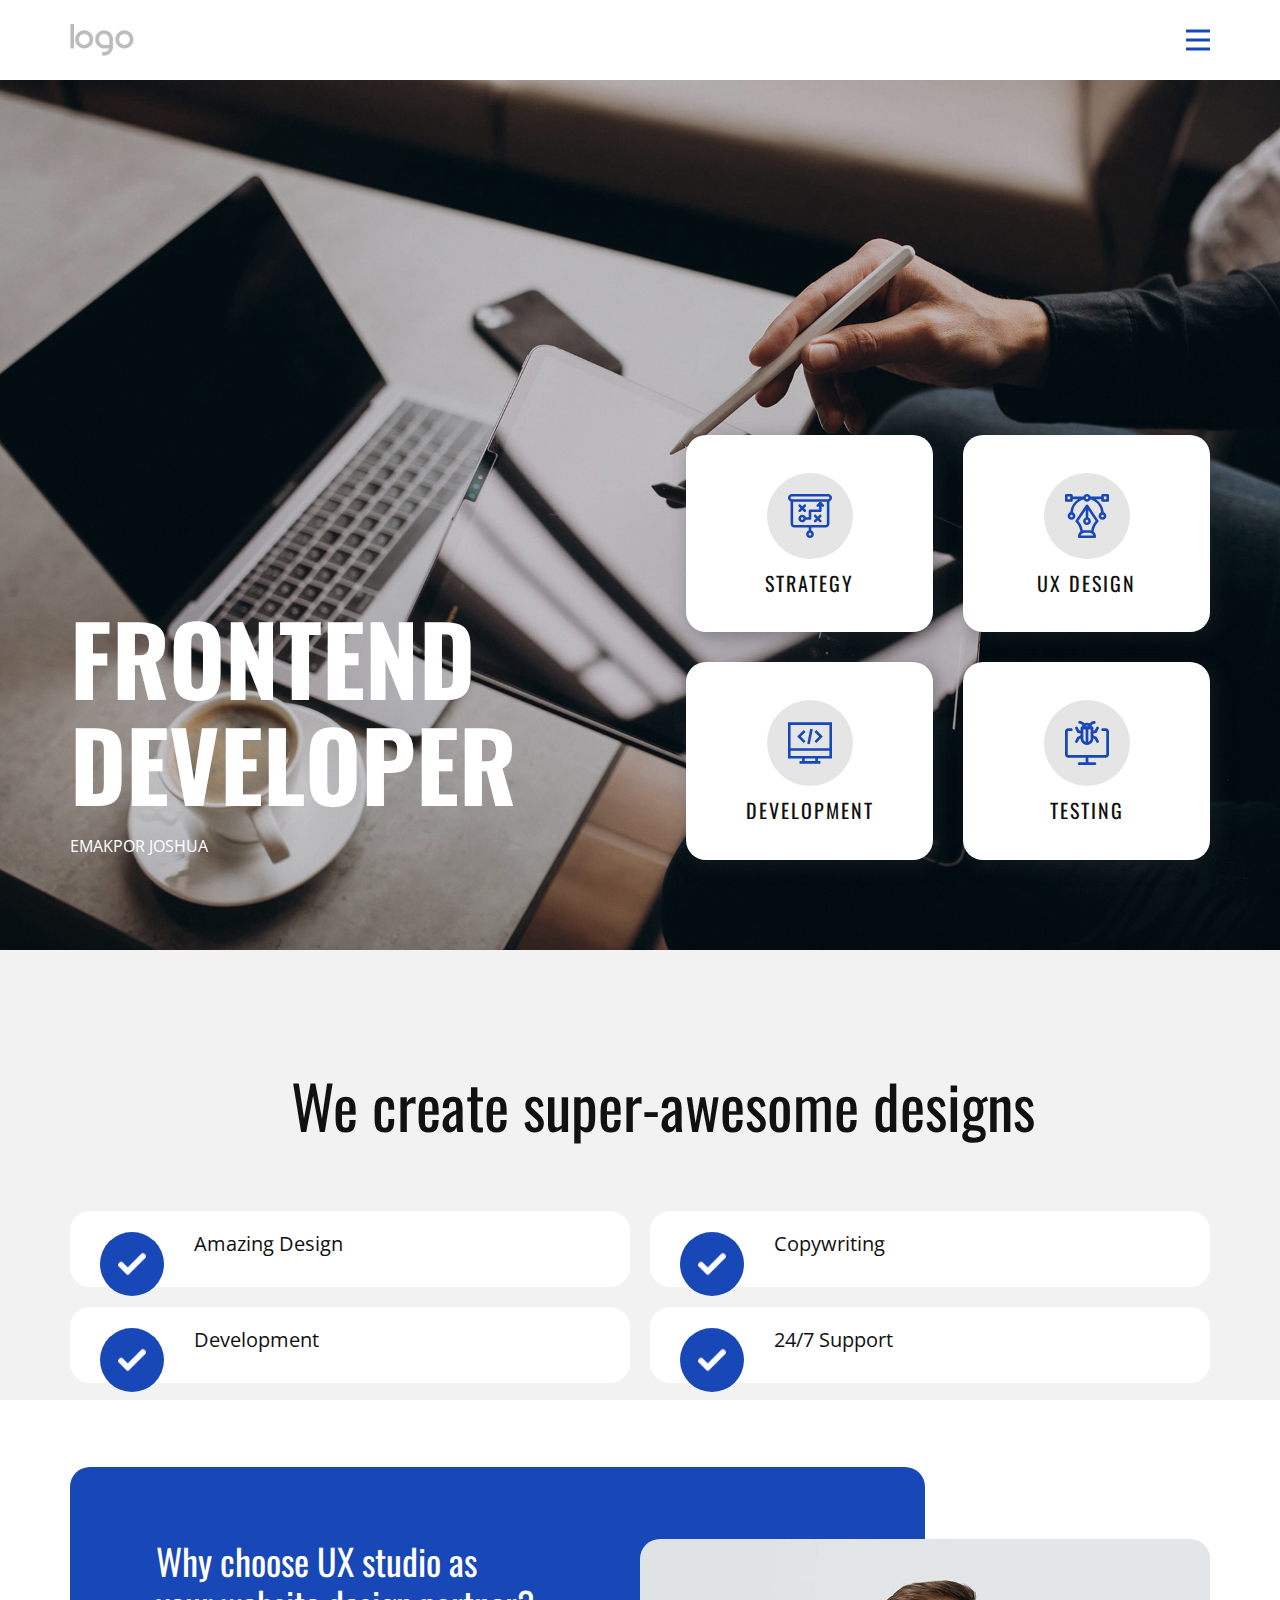
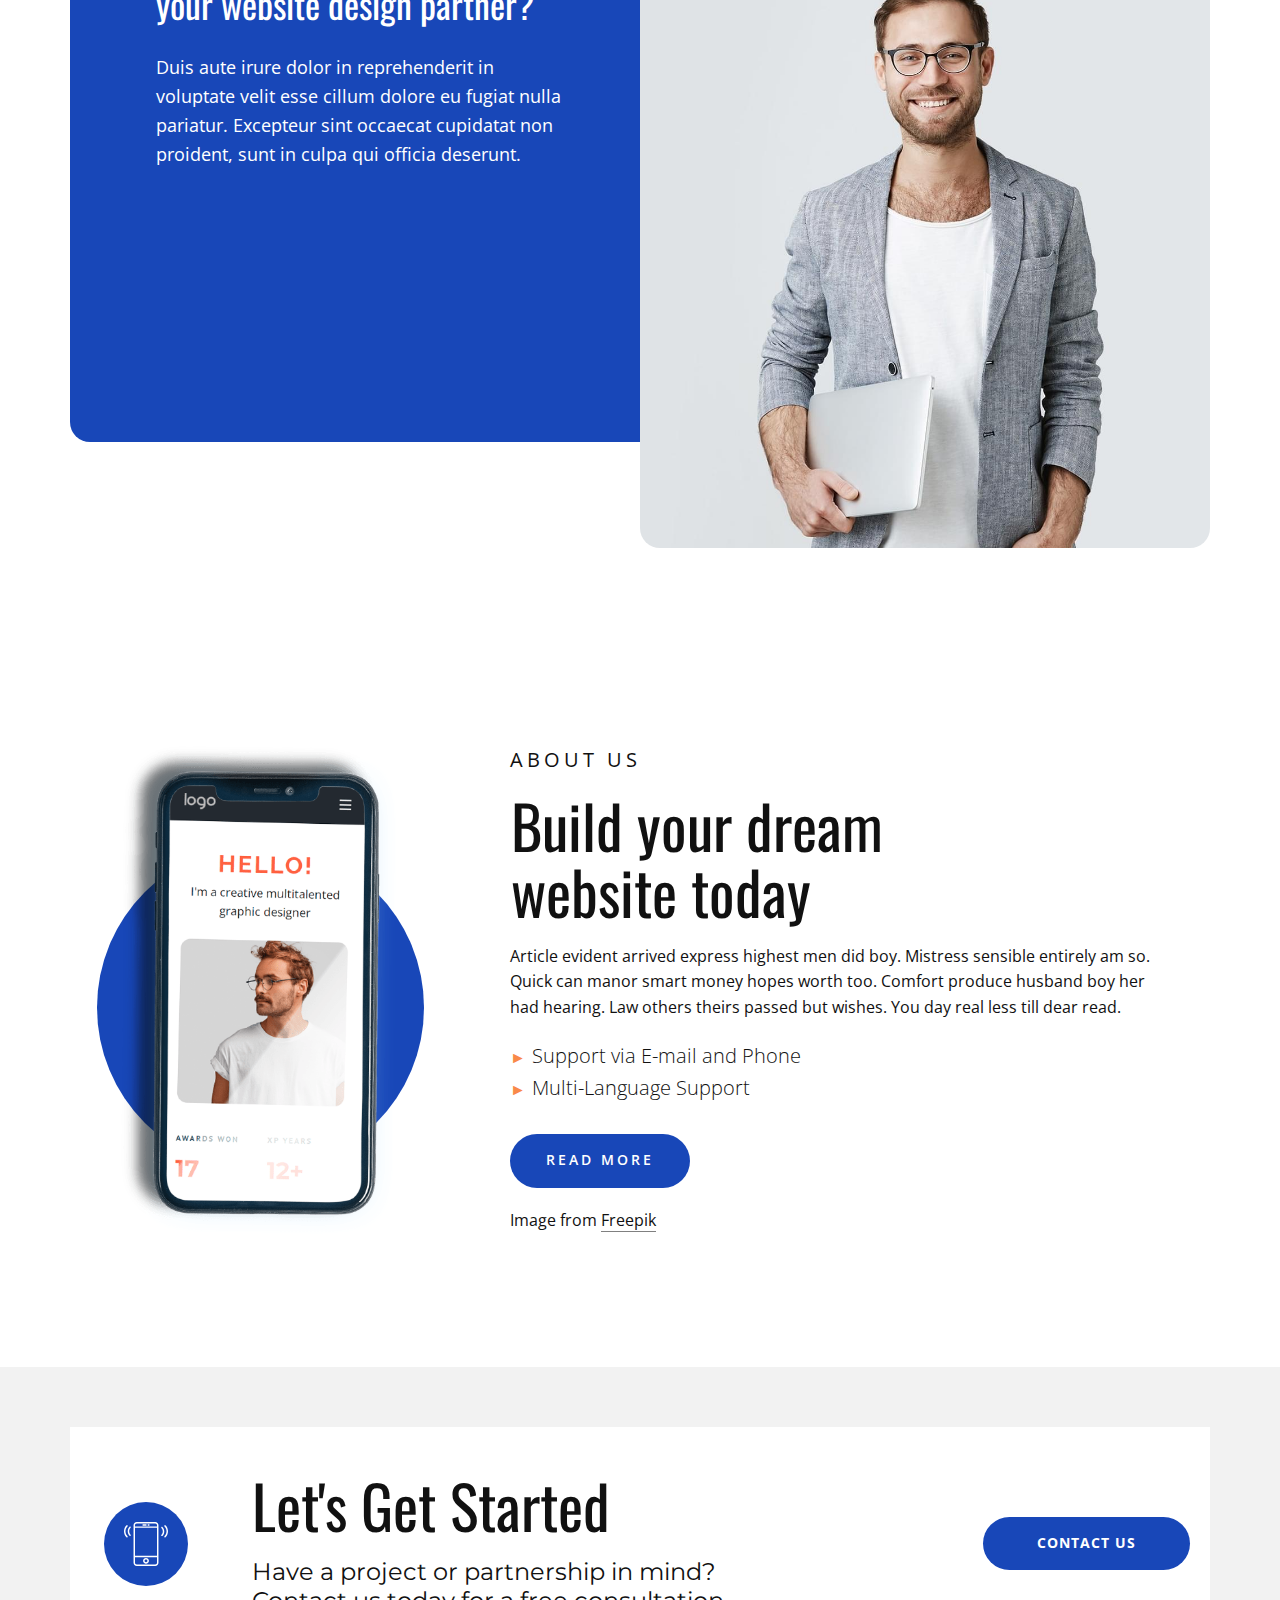
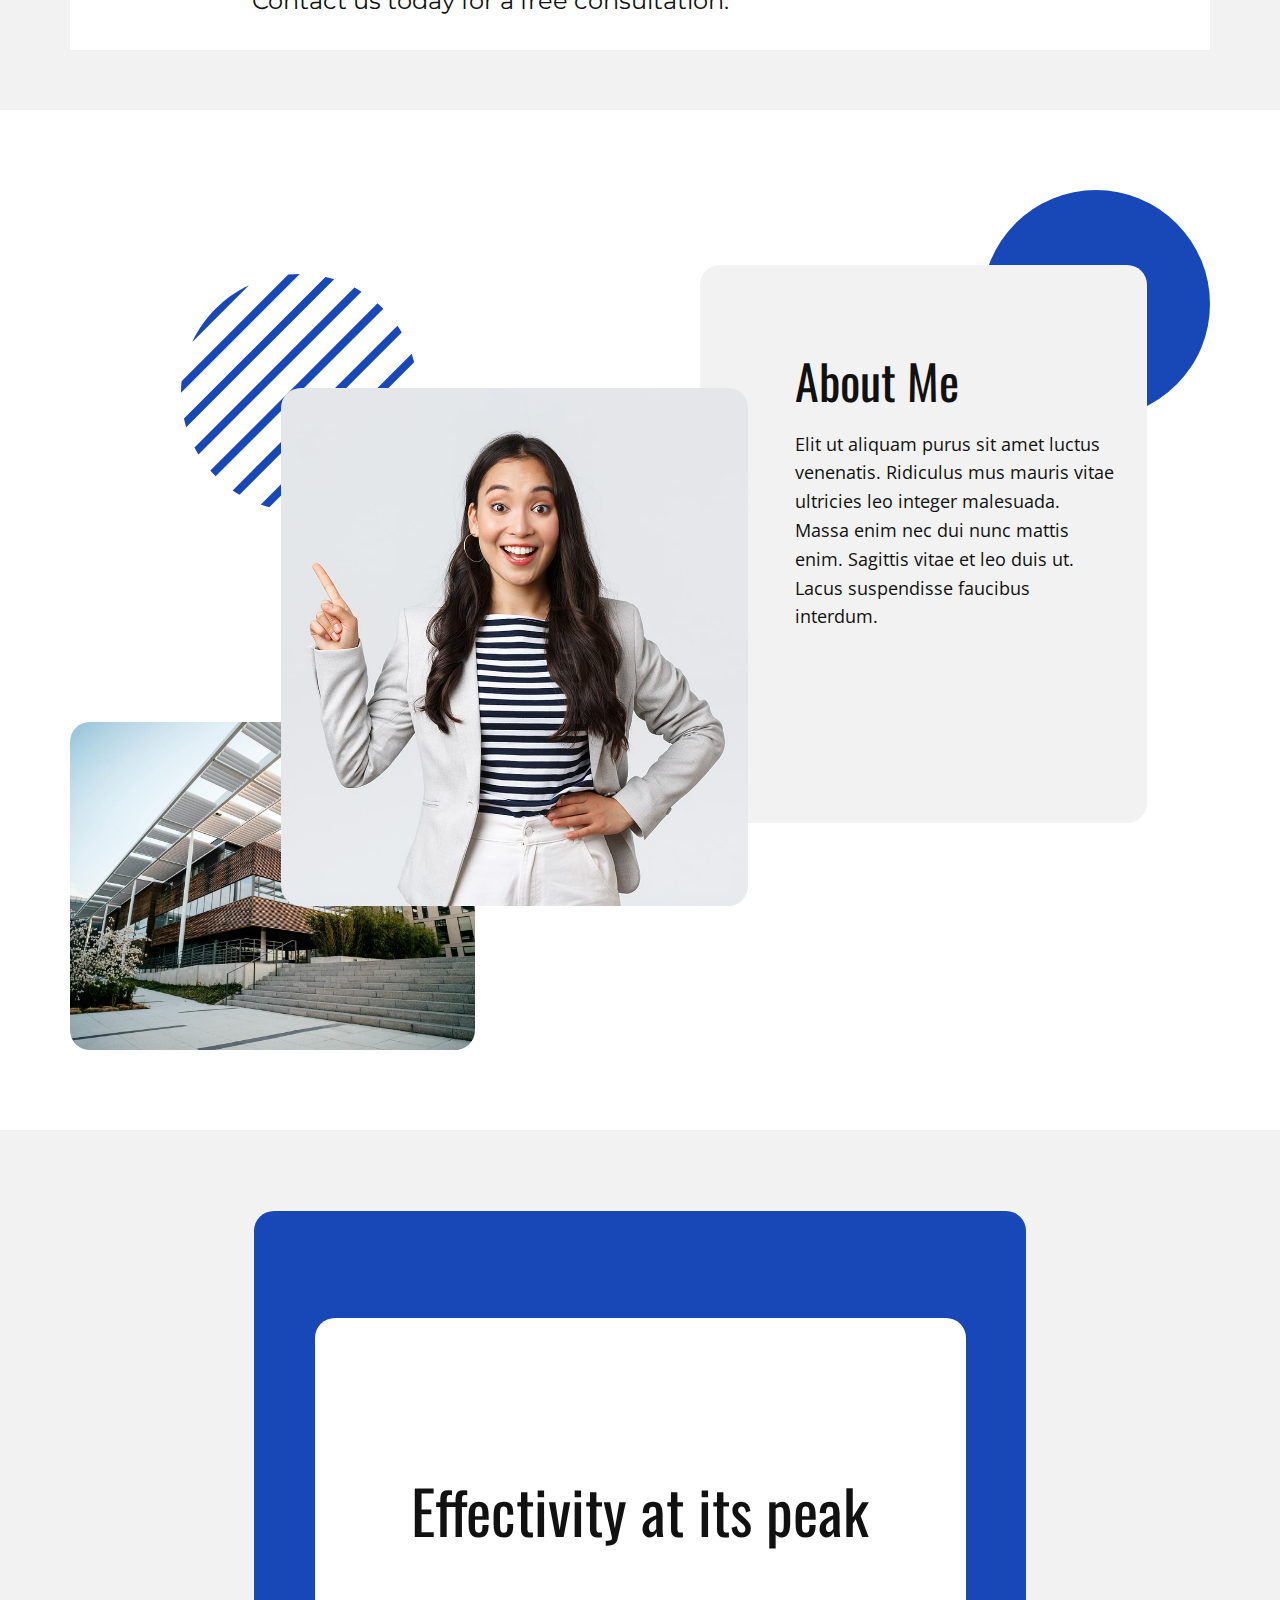
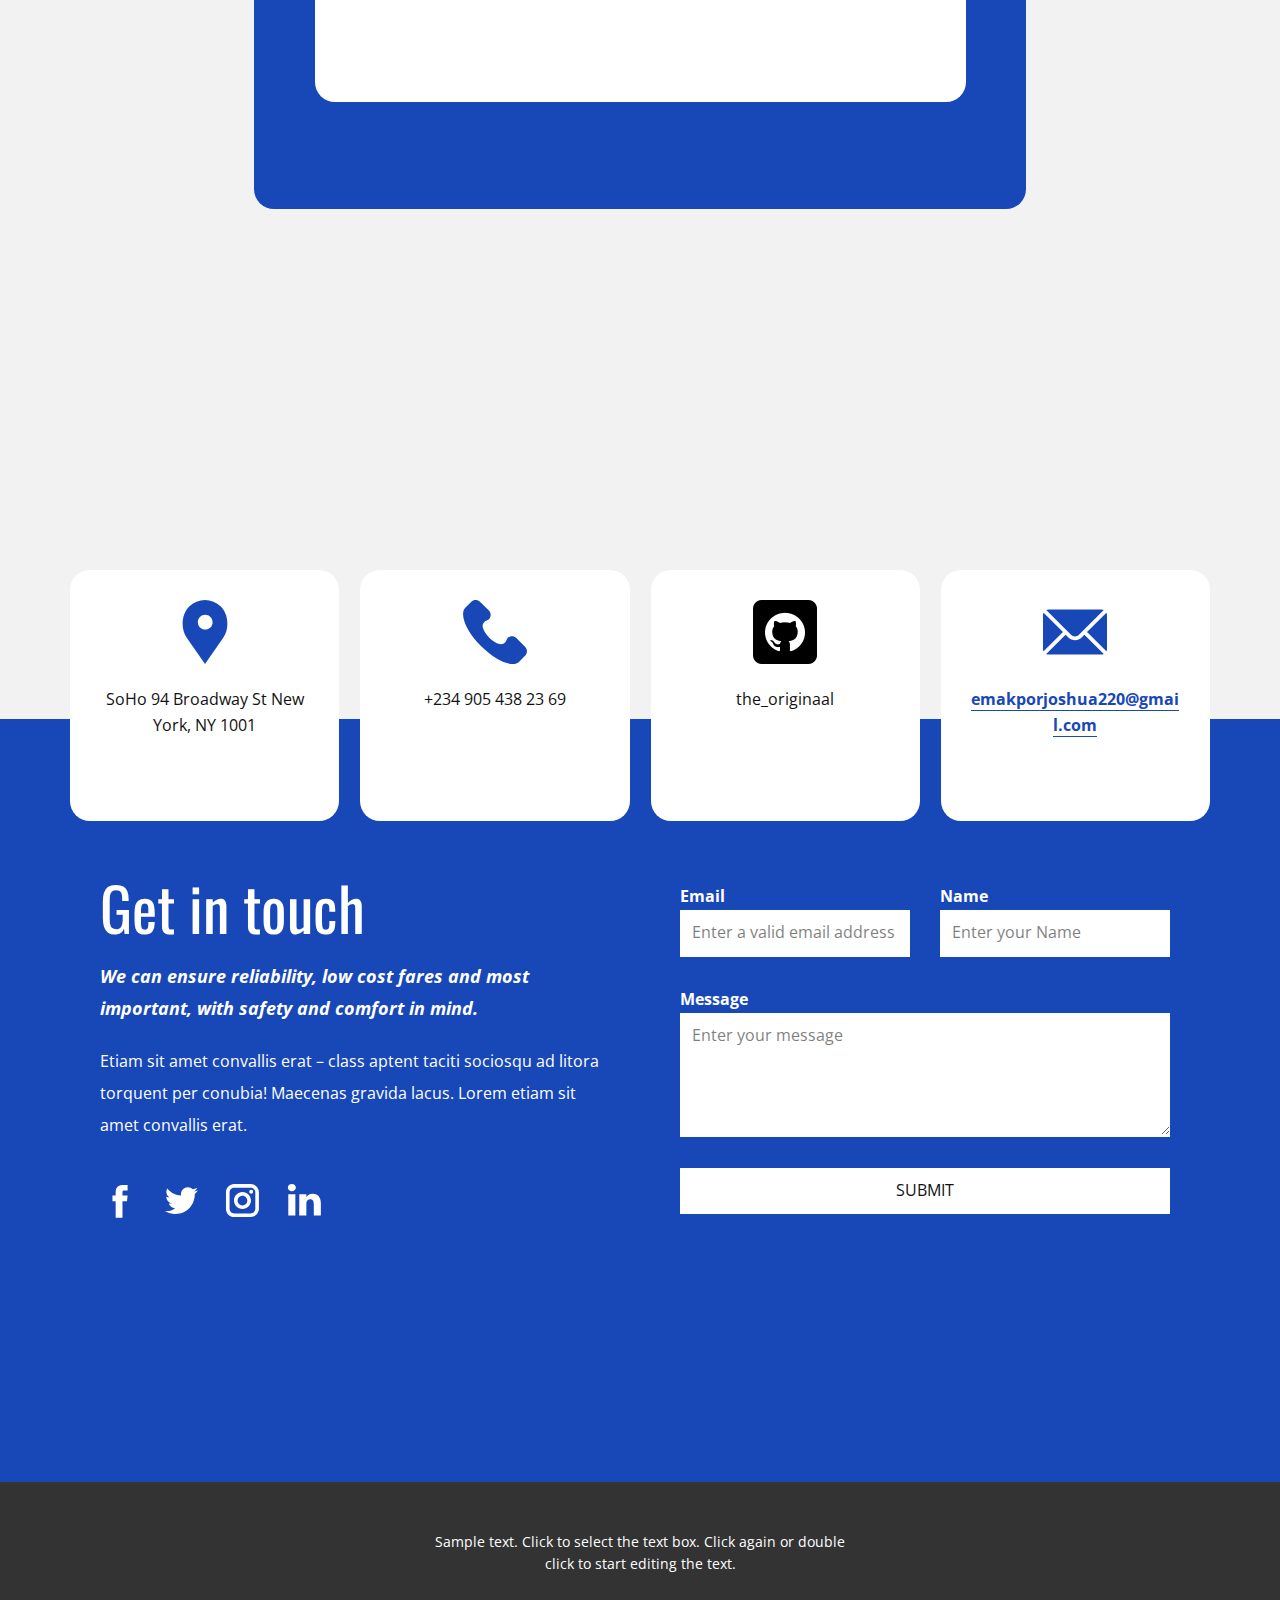
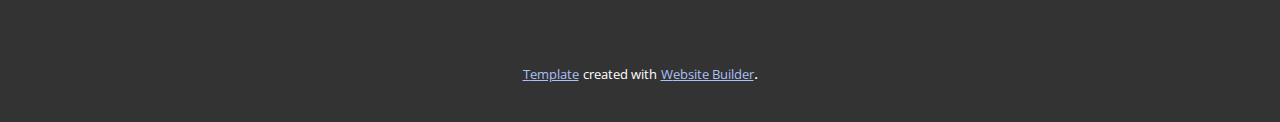
<file: index.html>
<!DOCTYPE html>
<html style="font-size: 16px;" lang="en"><head>
    <meta name="viewport" content="width=device-width, initial-scale=1.0">
    <meta charset="utf-8">
    <meta name="keywords" content="Mobile App Development, ​We create super-awesome designs, ​Build your dream website today, ​Let&amp;apos;s Get Started, ​How We Help People, Effective Teams, Get in touch">
    <meta name="description" content="">
    <title>Home</title>
    <link rel="stylesheet" href="nicepage.css" media="screen">
<link rel="stylesheet" href="Home.css" media="screen">
    <script class="u-script" type="text/javascript" src="jquery.js" defer=""></script>
    <script class="u-script" type="text/javascript" src="nicepage.js" defer=""></script>
    <meta name="generator" content="Nicepage 6.4.0, nicepage.com">
    <meta name="referrer" content="origin">
    <link id="u-theme-google-font" rel="stylesheet" href="https://fonts.googleapis.com/css?family=Oswald:200,300,400,500,600,700|Open+Sans:300,300i,400,400i,500,500i,600,600i,700,700i,800,800i">
    <link id="u-page-google-font" rel="stylesheet" href="https://fonts.googleapis.com/css?family=Oswald:200,300,400,500,600,700|Montserrat:100,100i,200,200i,300,300i,400,400i,500,500i,600,600i,700,700i,800,800i,900,900i">
    
    
    
    
    
    
    
    
    
    
    <script type="application/ld+json">{
		"@context": "http://schema.org",
		"@type": "Organization",
		"name": "",
		"logo": "images/default-logo.png"
}</script>
    <meta name="theme-color" content="#1847b8">
    <meta property="og:title" content="Home">
    <meta property="og:type" content="website">
  <meta data-intl-tel-input-cdn-path="intlTelInput/"></head>
  <body data-home-page="Home.html" data-home-page-title="Home" data-path-to-root="./" data-include-products="false" class="u-body u-xl-mode" data-lang="en"><header class="u-clearfix u-header u-header" id="sec-8ac9"><div class="u-clearfix u-sheet u-valign-middle u-sheet-1">
        <a href="https://nicepage.com" class="u-image u-logo u-image-1">
          <img src="images/default-logo.png" class="u-logo-image u-logo-image-1">
        </a>
        <nav class="u-menu u-menu-hamburger u-offcanvas u-menu-1" data-responsive-from="XL">
          <div class="menu-collapse" style="font-size: 1rem; letter-spacing: 0px; font-weight: 700; text-transform: uppercase;">
            <a class="u-button-style u-custom-border u-custom-border-color u-custom-borders u-custom-left-right-menu-spacing u-custom-padding-bottom u-custom-text-active-color u-custom-text-color u-custom-text-hover-color u-custom-top-bottom-menu-spacing u-nav-link u-text-active-palette-1-base u-text-hover-palette-2-base u-text-palette-1-base" href="#">
              <svg class="u-svg-link" viewBox="0 0 24 24"><use xmlns:xlink="http://www.w3.org/1999/xlink" xlink:href="#menu-hamburger"></use></svg>
              <svg class="u-svg-content" version="1.1" id="menu-hamburger" viewBox="0 0 16 16" x="0px" y="0px" xmlns:xlink="http://www.w3.org/1999/xlink" xmlns="http://www.w3.org/2000/svg"><g><rect y="1" width="16" height="2"></rect><rect y="7" width="16" height="2"></rect><rect y="13" width="16" height="2"></rect>
</g></svg>
            </a>
          </div>
          <div class="u-nav-container">
            <ul class="u-nav u-spacing-20 u-unstyled u-nav-1"><li class="u-nav-item"><a class="u-button-style u-nav-link u-text-active-palette-1-base u-text-grey-90 u-text-hover-palette-1-base" href="Home.html" style="padding: 10px;">Home</a>
</li><li class="u-nav-item"><a class="u-button-style u-nav-link u-text-active-palette-1-base u-text-grey-90 u-text-hover-palette-1-base" href="About.html" style="padding: 10px;">About</a>
</li></ul>
          </div>
          <div class="u-nav-container-collapse">
            <div class="u-black u-container-style u-inner-container-layout u-opacity u-opacity-95 u-sidenav">
              <div class="u-inner-container-layout u-sidenav-overflow">
                <div class="u-menu-close"></div>
                <ul class="u-align-center u-nav u-popupmenu-items u-unstyled u-nav-2"><li class="u-nav-item"><a class="u-button-style u-nav-link" href="Home.html">Home</a>
</li><li class="u-nav-item"><a class="u-button-style u-nav-link" href="About.html">About</a>
</li></ul>
              </div>
            </div>
            <div class="u-black u-menu-overlay u-opacity u-opacity-70"></div>
          </div>
        </nav>
      </div></header> 
    <section class="u-align-right u-clearfix u-image u-shading u-section-1" id="sec-2e45">
      <div class="u-clearfix u-sheet u-sheet-1">
        <h1 class="u-align-left u-custom-font u-font-oswald u-text u-text-body-alt-color u-text-1">FRONTEND DEVELOPER</h1>
        <p class="u-align-left u-text u-text-body-alt-color u-text-2">EMAKPOR JOSHUA</p>
        <div class="u-list u-list-1">
          <div class="u-repeater u-repeater-1">
            <div class="u-align-center u-container-style u-list-item u-radius-20 u-repeater-item u-shape-round u-video-cover u-white u-list-item-1">
              <div class="u-container-layout u-similar-container u-valign-middle u-container-layout-1"><span class="u-grey-10 u-icon u-icon-circle u-text-palette-1-base u-icon-1"><svg class="u-svg-link" preserveAspectRatio="xMidYMin slice" viewBox="0 0 512 512" style=""><use xmlns:xlink="http://www.w3.org/1999/xlink" xlink:href="#svg-d293"></use></svg><svg class="u-svg-content" viewBox="0 0 512 512" x="0px" y="0px" id="svg-d293" style="enable-background:new 0 0 512 512;"><g><g><path d="M386.607,304.394L367.213,285l19.393-19.393c5.859-5.858,5.859-15.356,0-21.214c-5.857-5.858-15.355-5.858-21.213,0    L346,263.787l-19.394-19.394c-5.857-5.858-15.355-5.858-21.213,0c-5.858,5.858-5.858,15.355,0,21.213L324.787,285l-19.393,19.393    c-5.858,5.858-5.858,15.355,0,21.213c5.857,5.857,15.355,5.858,21.213,0L346,306.213l19.394,19.394    c5.857,5.857,15.355,5.858,21.213,0C392.465,319.749,392.465,310.252,386.607,304.394z"></path>
</g>
</g><g><g><path d="M206.607,184.394L187.213,165l19.393-19.393c5.858-5.858,5.858-15.355,0-21.213c-5.857-5.858-15.355-5.858-21.213,0    L166,143.787l-19.394-19.394c-5.857-5.858-15.355-5.858-21.213,0c-5.858,5.858-5.858,15.355,0,21.213L144.787,165l-19.393,19.393    c-5.859,5.858-5.859,15.356,0,21.214c5.857,5.857,15.355,5.858,21.213,0L166,186.213l19.394,19.394    c5.857,5.857,15.355,5.858,21.213,0C212.465,199.749,212.465,190.252,206.607,184.394z"></path>
</g>
</g><g><g><path d="M416.606,124.394l-30-30c-0.029-0.029-0.06-0.052-0.089-0.081c-5.916-5.822-15.373-5.668-21.124,0.081l-30,30    c-5.858,5.858-5.858,15.355,0,21.213c5.857,5.858,15.355,5.858,21.213,0l4.394-4.394V180H256c-8.284,0-15,6.716-15,15v75h-32.58    c-6.192-17.459-22.865-30-42.42-30c-24.813,0-45,20.187-45,45s20.187,45,45,45c19.555,0,36.228-12.541,42.42-30H256    c8.284,0,15-6.716,15-15v-75h105c8.284,0,15-6.716,15-15v-53.787l4.394,4.394C398.322,148.535,402.161,150,406,150    s7.678-1.465,10.606-4.393C422.464,139.749,422.464,130.252,416.606,124.394z M166,300c-8.271,0-15-6.729-15-15s6.729-15,15-15    s15,6.729,15,15S174.271,300,166,300z"></path>
</g>
</g><g><g><path d="M467,0H45C20.187,0,0,20.187,0,45c0,19.555,12.541,36.228,30,42.42V345c0,24.813,20.187,45,45,45h166v34.58    c-17.459,6.192-30,22.865-30,42.42c0,24.813,20.187,45,45,45s45-20.187,45-45c0-19.555-12.541-36.228-30-42.42V390h166    c24.813,0,45-20.187,45-45V87.42c17.459-6.192,30-22.865,30-42.42C512,20.187,491.813,0,467,0z M256,482c-8.271,0-15-6.729-15-15    s6.729-15,15-15s15,6.729,15,15S264.271,482,256,482z M452,345c0,8.271-6.729,15-15,15H75c-8.271,0-15-6.729-15-15V90h392V345z     M467,60H45c-8.271,0-15-6.729-15-15s6.729-15,15-15h422c8.271,0,15,6.729,15,15S475.271,60,467,60z"></path>
</g>
</g></svg></span>
                <h4 class="u-text u-text-3">strategy</h4>
              </div>
            </div>
            <div class="u-align-center u-container-style u-list-item u-radius-20 u-repeater-item u-shape-round u-video-cover u-white u-list-item-2">
              <div class="u-container-layout u-similar-container u-valign-middle u-container-layout-2"><span class="u-grey-10 u-icon u-icon-circle u-text-palette-1-base u-icon-2"><svg class="u-svg-link" preserveAspectRatio="xMidYMin slice" viewBox="0 0 512 512" style=""><use xmlns:xlink="http://www.w3.org/1999/xlink" xlink:href="#svg-ddc0"></use></svg><svg class="u-svg-content" viewBox="0 0 512 512" x="0px" y="0px" id="svg-ddc0" style="enable-background:new 0 0 512 512;"><g><g><path d="M497,0h-60c-8.284,0-15,6.716-15,15v15H298.42C292.228,12.542,275.555,0,256,0s-36.228,12.542-42.42,30H90V15    c0-8.284-6.716-15-15-15H15C6.716,0,0,6.716,0,15v60c0,8.284,6.716,15,15,15h60c8.284,0,15-6.716,15-15V59.8h62.377    c-54.116,34.274-87.012,92.175-90.969,153.642C43.738,219.518,31,236.294,31,256c0,24.813,20.187,45,45,45s45-20.187,45-45    c0-19.38-12.315-35.938-29.53-42.26c5.326-70.647,56.198-131.494,124.226-148.758C223.07,79.794,238.361,90,256,90    c17.639,0,32.93-10.206,40.304-25.017c68.029,17.264,118.9,78.111,124.226,148.758C403.315,220.062,391,236.62,391,256    c0,24.813,20.187,45,45,45s45-20.187,45-45c0-19.706-12.738-36.482-30.408-42.558C446.627,151.852,413.633,94.207,359.623,60H422    v15c0,8.284,6.716,15,15,15h60c8.284,0,15-6.716,15-15V15C512,6.716,505.284,0,497,0z M60,60H30V30h30V60z M76,271    c-8.271,0-15-6.729-15-15s6.729-15,15-15s15,6.729,15,15S84.271,271,76,271z M256,60c-8.271,0-15-6.729-15-15s6.729-15,15-15    s15,6.729,15,15S264.271,60,256,60z M436,241c8.271,0,15,6.729,15,15s-6.729,15-15,15s-15-6.729-15-15S427.729,241,436,241z     M482,60h-30V30h30V60z"></path>
</g>
</g><g><g><path d="M388.48,307.679l-120-179.999c-0.004-0.006-0.009-0.012-0.013-0.019c-0.043-0.064-0.09-0.125-0.134-0.188    c-0.206-0.299-0.423-0.587-0.649-0.868c-6.321-7.854-18.357-7.324-24.017,0.868c-0.044,0.063-0.091,0.124-0.134,0.188    c-0.004,0.007-0.009,0.012-0.013,0.019l-120,180c-3.967,5.949-3.182,13.871,1.874,18.927    c29.927,29.927,48.975,69.047,54.164,110.901c-2.329,1.883-4.578,3.899-6.71,6.081C158.759,458.001,151,476.97,151,497    c0,8.284,6.716,15,15,15h180c8.284,0,15-6.716,15-15c0-20.03-7.759-38.999-21.847-53.412c-2.133-2.182-4.381-4.198-6.711-6.081    c5.188-41.856,24.236-80.976,54.163-110.9C391.662,321.551,392.447,313.628,388.48,307.679z M256,301c8.271,0,15,6.729,15,15    s-6.729,15-15,15s-15-6.729-15-15S247.729,301,256,301z M183.558,482c6.241-17.833,23.159-31,42.442-31h60    c19.283,0,36.201,13.167,42.442,31H183.558z M304.245,423.283C298.345,421.777,292.229,421,286,421h-60    c-6.229,0-12.345,0.777-18.245,2.284c-7.02-40.429-25.251-78.221-52.65-108.899L241,185.542v88.039    c-17.459,6.192-30,22.865-30,42.42c0,24.813,20.187,45,45,45s45-20.187,45-45c0-19.555-12.541-36.228-30-42.42v-88.039    l85.896,128.843C329.496,345.06,311.264,382.853,304.245,423.283z"></path>
</g>
</g></svg></span>
                <h4 class="u-text u-text-4">ux Design</h4>
              </div>
            </div>
            <div class="u-align-center u-container-style u-list-item u-radius-20 u-repeater-item u-shape-round u-video-cover u-white u-list-item-3">
              <div class="u-container-layout u-similar-container u-valign-middle u-container-layout-3"><span class="u-grey-10 u-icon u-icon-circle u-text-palette-1-base u-icon-3"><svg class="u-svg-link" preserveAspectRatio="xMidYMin slice" viewBox="0 0 512 512" style=""><use xmlns:xlink="http://www.w3.org/1999/xlink" xlink:href="#svg-ce99"></use></svg><svg class="u-svg-content" viewBox="0 0 512 512" x="0px" y="0px" id="svg-ce99" style="enable-background:new 0 0 512 512;"><g><g><path d="M0,15.845v420.259h164.332v30.049h-30.036v30.001h243.407v-30.001h-30.036v-30.049H512V15.845H0z M317.665,466.153    H194.334v-30.049h123.332V466.153z M481.999,406.103H30.001v-60.075h451.997V406.103z M481.999,316.027H30.001V45.847h451.997    V316.027z"></path>
</g>
</g><g><g><polygon points="203.943,126.712 182.729,105.498 107.29,180.937 182.729,256.375 203.943,235.161 149.718,180.937   "></polygon>
</g>
</g><g><g><polygon points="329.271,105.498 308.057,126.712 362.282,180.937 308.057,235.161 329.271,256.375 404.709,180.937   "></polygon>
</g>
</g><g><g><rect x="166.742" y="165.947" transform="matrix(0.1951 -0.9808 0.9808 0.1951 28.5815 396.7237)" width="178.511" height="30.002"></rect>
</g>
</g></svg></span>
                <h4 class="u-text u-text-5">development</h4>
              </div>
            </div>
            <div class="u-align-center u-container-style u-list-item u-radius-20 u-repeater-item u-shape-round u-video-cover u-white u-list-item-4">
              <div class="u-container-layout u-similar-container u-valign-middle u-container-layout-4"><span class="u-grey-10 u-icon u-icon-circle u-text-palette-1-base u-icon-4"><svg class="u-svg-link" preserveAspectRatio="xMidYMin slice" viewBox="0 0 24 24" style=""><use xmlns:xlink="http://www.w3.org/1999/xlink" xlink:href="#svg-4417"></use></svg><svg class="u-svg-content" viewBox="0 0 24 24" id="svg-4417"><path d="m22.25 20h-20.5c-.965 0-1.75-.785-1.75-1.75v-12.5c0-.965.785-1.75 1.75-1.75h1.68c.414 0 .75.336.75.75s-.336.75-.75.75h-1.68c-.136 0-.25.114-.25.25v12.5c0 .136.114.25.25.25h20.5c.136 0 .25-.114.25-.25v-12.5c0-.136-.114-.25-.25-.25h-1.68c-.414 0-.75-.336-.75-.75s.336-.75.75-.75h1.68c.965 0 1.75.785 1.75 1.75v12.5c0 .965-.785 1.75-1.75 1.75z"></path><path d="m16.25 24h-8.5c-.414 0-.75-.336-.75-.75s.336-.75.75-.75h8.5c.414 0 .75.336.75.75s-.336.75-.75.75z"></path><path d="m12 24c-.414 0-.75-.336-.75-.75v-4c0-.414.336-.75.75-.75s.75.336.75.75v4c0 .414-.336.75-.75.75z"></path><path d="m14 4.5h-4c-.414 0-.75-.336-.75-.75 0-1.517 1.233-2.75 2.75-2.75s2.75 1.233 2.75 2.75c0 .414-.336.75-.75.75zm-3-1.5h2c-.229-.304-.591-.5-1-.5s-.771.196-1 .5z"></path><path d="m13.601 3.3c-.069 0-.139-.01-.208-.029-.398-.115-.628-.53-.513-.929.397-1.379 1.68-2.342 3.12-2.342.414 0 .75.336.75.75s-.336.75-.75.75c-.775 0-1.466.518-1.679 1.258-.095.328-.395.542-.72.542z"></path><path d="m10.399 3.3c-.326 0-.625-.214-.72-.542-.213-.74-.904-1.258-1.679-1.258-.414 0-.75-.336-.75-.75s.336-.75.75-.75c1.44 0 2.723.963 3.121 2.342.115.398-.115.813-.513.929-.07.019-.14.029-.209.029z"></path><path d="m14.75 7c-.336 0-.642-.228-.727-.568-.101-.401.144-.809.545-.909l1.666-.416.846-1.691c.186-.371.636-.521 1.006-.336.371.186.521.636.335 1.006l-1 2c-.098.196-.276.34-.489.393l-2 .5c-.061.014-.122.021-.182.021z"></path><path d="m17.75 12c-.275 0-.54-.151-.671-.415l-.886-1.771-1.771-.858c-.373-.181-.528-.629-.348-1.002s.629-.527 1.002-.348l2 .97c.149.072.27.191.344.34l1 2c.185.37.035.82-.335 1.006-.107.053-.222.078-.335.078z"></path><path d="m9.25 7c-.06 0-.121-.007-.182-.022l-2-.5c-.213-.053-.391-.197-.489-.393l-1-2c-.185-.37-.035-.82.335-1.006.372-.185.821-.035 1.006.336l.846 1.691 1.666.416c.402.101.646.508.545.909-.084.341-.391.569-.727.569z"></path><path d="m6.25 12c-.113 0-.227-.025-.335-.079-.371-.186-.521-.636-.335-1.006l1-2c.074-.148.195-.268.344-.34l2-.97c.372-.178.821-.025 1.001.348.181.373.025.821-.348 1.002l-1.77.858-.886 1.771c-.131.265-.397.416-.671.416z"></path><path d="m12 13c-1.93 0-3.5-1.57-3.5-3.5v-5.75c0-.414.336-.75.75-.75h5.5c.414 0 .75.336.75.75v5.75c0 1.93-1.57 3.5-3.5 3.5zm-2-8.5v5c0 1.103.897 2 2 2s2-.897 2-2v-5z"></path><path d="m12 13c-.414 0-.75-.336-.75-.75v-8.5c0-.414.336-.75.75-.75s.75.336.75.75v8.5c0 .414-.336.75-.75.75z"></path></svg></span>
                <h4 class="u-text u-text-6">testing</h4>
              </div>
            </div>
          </div>
        </div>
      </div>
    </section>
    <section class="u-align-center-lg u-align-center-md u-align-center-xl u-align-left-sm u-align-left-xs u-clearfix u-grey-5 u-section-2" id="carousel_e8ef">
      <div class="u-clearfix u-sheet u-sheet-1">
        <h2 class="u-text u-text-1"> We create super-awesome designs</h2>
        <div class="u-expanded-width u-list u-list-1">
          <div class="u-repeater u-repeater-1">
            <div class="u-align-left u-container-style u-list-item u-radius-20 u-repeater-item u-shape-round u-white u-list-item-1">
              <div class="u-container-layout u-similar-container u-container-layout-1"><span class="u-file-icon u-icon u-icon-circle u-palette-1-base u-text-white u-icon-1"><img src="images/1828743-b773816f.png" alt=""></span>
                <h5 class="u-custom-font u-text u-text-font u-text-2">Amazing Design</h5>
              </div>
            </div>
            <div class="u-align-left u-container-style u-list-item u-radius-20 u-repeater-item u-shape-round u-white u-list-item-2">
              <div class="u-container-layout u-similar-container u-container-layout-2"><span class="u-file-icon u-icon u-icon-circle u-palette-1-base u-text-white u-icon-2"><img src="images/1828743-b773816f.png" alt=""></span>
                <h5 class="u-custom-font u-text u-text-font u-text-3">Copywriting</h5>
              </div>
            </div>
            <div class="u-align-left u-container-style u-list-item u-radius-20 u-repeater-item u-shape-round u-white u-list-item-3">
              <div class="u-container-layout u-similar-container u-container-layout-3"><span class="u-file-icon u-icon u-icon-circle u-palette-1-base u-text-white u-icon-3"><img src="images/1828743-b773816f.png" alt=""></span>
                <h5 class="u-custom-font u-text u-text-font u-text-4">Development</h5>
              </div>
            </div>
            <div class="u-align-left u-container-style u-list-item u-radius-20 u-repeater-item u-shape-round u-white u-list-item-4">
              <div class="u-container-layout u-similar-container u-container-layout-4"><span class="u-file-icon u-icon u-icon-circle u-palette-1-base u-text-white u-icon-4"><img src="images/1828743-b773816f.png" alt=""></span>
                <h5 class="u-custom-font u-text u-text-font u-text-5">24/7 Support</h5>
              </div>
            </div>
          </div>
        </div>
      </div>
    </section>
    <section class="u-clearfix u-section-3" id="carousel_e34a">
      <div class="u-clearfix u-sheet u-valign-middle-md u-valign-middle-sm u-valign-middle-xs u-sheet-1">
        <div class="u-expanded-width-md u-expanded-width-sm u-expanded-width-xs u-palette-1-base u-radius-20 u-shape u-shape-round u-shape-1"></div>
        <img class="u-image u-image-round u-radius-20 u-image-1" src="images/vvv.jpg" data-image-width="1139" data-image-height="1080">
        <div class="u-container-style u-group u-group-1">
          <div class="u-container-layout u-container-layout-1">
            <h3 class="u-text u-text-body-alt-color u-text-default u-text-1"> Why choose UX studio as your&nbsp;website design partner?&nbsp;<br>
            </h3>
            <p class="u-text u-text-body-alt-color u-text-2">Duis aute irure dolor in reprehenderit in voluptate velit esse cillum dolore eu fugiat nulla pariatur. Excepteur sint occaecat cupidatat non proident, sunt in culpa qui officia deserunt.<br>
              <br>
              <br>
            </p>
          </div>
        </div>
      </div>
    </section>
    <section class="u-clearfix u-section-4" id="carousel_fd61">
      <div class="u-clearfix u-sheet u-valign-middle u-sheet-1">
        <div class="u-clearfix u-expanded-width u-layout-wrap u-layout-wrap-1">
          <div class="u-layout">
            <div class="u-layout-row">
              <div class="u-align-center u-container-style u-layout-cell u-size-20-lg u-size-20-xl u-size-28-md u-size-28-sm u-size-28-xs u-layout-cell-1">
                <div class="u-container-layout u-valign-middle-lg u-valign-middle-md u-valign-middle-sm u-valign-middle-xl u-container-layout-1">
                  <div class="u-expanded-width-xs u-palette-1-base u-preserve-proportions u-shape u-shape-circle u-shape-1">
                    <div class="u-preserve-proportions-child" style="padding-top: 100%;"></div>
                  </div>
                  <img class="u-image u-image-contain u-image-round u-radius-30 u-image-1" src="images/phone-2-min.png" alt="" data-image-width="406" data-image-height="718">
                </div>
              </div>
              <div class="u-align-left u-container-style u-layout-cell u-size-32-md u-size-32-sm u-size-32-xs u-size-40-lg u-size-40-xl u-layout-cell-2">
                <div class="u-container-layout u-valign-middle u-container-layout-2">
                  <h5 class="u-custom-font u-text u-text-font u-text-1">about us</h5>
                  <h2 class="u-text u-text-2"> Build your dream website today</h2>
                  <p class="u-text u-text-3"> Article evident arrived express highest men did boy. Mistress sensible entirely am so. Quick can manor smart money hopes worth too. Comfort produce husband boy her had hearing. Law others theirs passed but wishes. You day real less till dear read. </p>
                  <ul class="u-custom-list u-text u-text-default u-text-4">
                    <li>
                      <div class="u-list-icon u-text-palette-2-base">
                        <div xmlns="http://www.w3.org/2000/svg" xmlns:xlink="http://www.w3.org/1999/xlink" version="1.1" xml:space="preserve" class="u-svg-content">►</div>
                      </div> Support via E-mail and Phone
                    </li>
                    <li>
                      <div class="u-list-icon u-text-palette-2-base">
                        <div xmlns="http://www.w3.org/2000/svg" xmlns:xlink="http://www.w3.org/1999/xlink" version="1.1" xml:space="preserve" class="u-svg-content">►</div>
                      </div>Multi-Language Support
                    </li>
                  </ul>
                  <a href="https://nicepage.studio" class="u-active-black u-btn u-btn-round u-button-style u-hover-black u-palette-1-base u-radius-50 u-btn-1">read more</a>
                  <p class="u-text u-text-5">Image from <a href="https://www.freepik.com/psd/mockup" class="u-active-none u-border-1 u-border-active-grey-75 u-border-grey-50 u-border-hover-grey-75 u-border-no-left u-border-no-right u-border-no-top u-btn u-button-link u-button-style u-hover-none u-none u-text-body-color u-btn-2" target="_blank">Freepik</a>
                  </p>
                </div>
              </div>
            </div>
          </div>
        </div>
      </div>
    </section>
    <section class="u-clearfix u-grey-5 u-section-5" id="carousel_b522">
      <div class="u-clearfix u-sheet u-valign-middle u-sheet-1">
        <div class="u-clearfix u-expanded-width u-layout-wrap u-layout-wrap-1">
          <div class="u-layout">
            <div class="u-layout-row">
              <div class="u-align-center-sm u-align-center-xs u-align-left-md u-container-style u-layout-cell u-size-14-md u-size-14-sm u-size-14-xs u-size-8-lg u-size-8-xl u-white u-layout-cell-1">
                <div class="u-container-layout u-valign-middle u-container-layout-1"><span class="u-icon u-icon-circle u-palette-1-base u-text-white u-icon-1"><svg class="u-svg-link" preserveAspectRatio="xMidYMin slice" viewBox="0 0 60 60" style=""><use xmlns:xlink="http://www.w3.org/1999/xlink" xlink:href="#svg-97b5"></use></svg><svg class="u-svg-content" viewBox="0 0 60 60" x="0px" y="0px" id="svg-97b5" style="enable-background:new 0 0 60 60;"><g><path d="M42.595,0H17.405C14.977,0,13,1.977,13,4.405v51.189C13,58.023,14.977,60,17.405,60h25.189C45.023,60,47,58.023,47,55.595
		V4.405C47,1.977,45.023,0,42.595,0z M15,8h30v38H15V8z M17.405,2h25.189C43.921,2,45,3.079,45,4.405V6H15V4.405
		C15,3.079,16.079,2,17.405,2z M42.595,58H17.405C16.079,58,15,56.921,15,55.595V48h30v7.595C45,56.921,43.921,58,42.595,58z"></path><path d="M30,49c-2.206,0-4,1.794-4,4s1.794,4,4,4s4-1.794,4-4S32.206,49,30,49z M30,55c-1.103,0-2-0.897-2-2s0.897-2,2-2
		s2,0.897,2,2S31.103,55,30,55z"></path><path d="M26,5h4c0.553,0,1-0.447,1-1s-0.447-1-1-1h-4c-0.553,0-1,0.447-1,1S25.447,5,26,5z"></path><path d="M33,5h1c0.553,0,1-0.447,1-1s-0.447-1-1-1h-1c-0.553,0-1,0.447-1,1S32.447,5,33,5z"></path><path d="M56.612,4.569c-0.391-0.391-1.023-0.391-1.414,0s-0.391,1.023,0,1.414c3.736,3.736,3.736,9.815,0,13.552
		c-0.391,0.391-0.391,1.023,0,1.414c0.195,0.195,0.451,0.293,0.707,0.293s0.512-0.098,0.707-0.293
		C61.128,16.434,61.128,9.085,56.612,4.569z"></path><path d="M52.401,6.845c-0.391-0.391-1.023-0.391-1.414,0s-0.391,1.023,0,1.414c1.237,1.237,1.918,2.885,1.918,4.639
		s-0.681,3.401-1.918,4.638c-0.391,0.391-0.391,1.023,0,1.414c0.195,0.195,0.451,0.293,0.707,0.293s0.512-0.098,0.707-0.293
		c1.615-1.614,2.504-3.764,2.504-6.052S54.017,8.459,52.401,6.845z"></path><path d="M4.802,5.983c0.391-0.391,0.391-1.023,0-1.414s-1.023-0.391-1.414,0c-4.516,4.516-4.516,11.864,0,16.38
		c0.195,0.195,0.451,0.293,0.707,0.293s0.512-0.098,0.707-0.293c0.391-0.391,0.391-1.023,0-1.414
		C1.065,15.799,1.065,9.72,4.802,5.983z"></path><path d="M9.013,6.569c-0.391-0.391-1.023-0.391-1.414,0c-1.615,1.614-2.504,3.764-2.504,6.052s0.889,4.438,2.504,6.053
		c0.195,0.195,0.451,0.293,0.707,0.293s0.512-0.098,0.707-0.293c0.391-0.391,0.391-1.023,0-1.414
		c-1.237-1.237-1.918-2.885-1.918-4.639S7.775,9.22,9.013,7.983C9.403,7.593,9.403,6.96,9.013,6.569z"></path>
</g></svg></span>
                </div>
              </div>
              <div class="u-align-center-sm u-align-center-xs u-container-style u-layout-cell u-size-35-lg u-size-39-xl u-size-46-md u-size-46-sm u-size-46-xs u-white u-layout-cell-2">
                <div class="u-container-layout u-valign-middle u-container-layout-2">
                  <h2 class="u-text u-text-default u-text-1"> Let's Get Started</h2>
                  <h6 class="u-custom-font u-font-montserrat u-text u-text-2"> Have a project or partnership in mind?<br>Contact us today for a free consultation.
                  </h6>
                </div>
              </div>
              <div class="u-align-center-lg u-align-center-sm u-align-center-xl u-align-center-xs u-align-left-md u-container-style u-layout-cell u-size-13-xl u-size-17-lg u-size-60-md u-size-60-sm u-size-60-xs u-white u-layout-cell-3">
                <div class="u-container-layout u-valign-middle u-container-layout-3">
                  <a href="https://nicepage.review" class="u-btn u-btn-round u-button-style u-hover-palette-1-light-1 u-palette-1-base u-radius-50 u-btn-1">Contact Us</a>
                </div>
              </div>
            </div>
          </div>
        </div>
      </div>
    </section>
    <section class="u-align-center-lg u-align-center-md u-align-center-sm u-align-center-xs u-clearfix u-section-6" id="sec-9e59">
      <div class="u-clearfix u-sheet u-valign-middle u-sheet-1">
        <img class="u-image u-image-round u-radius-20 u-image-1" src="images/ret-min.jpg" data-image-width="1600" data-image-height="1067">
        <div class="u-shape u-shape-svg u-text-palette-1-base u-shape-1">
          <svg class="u-svg-link" preserveAspectRatio="none" viewBox="0 0 160 160" style=""><use xmlns:xlink="http://www.w3.org/1999/xlink" xlink:href="#svg-db78"></use></svg>
          <svg class="u-svg-content" viewBox="0 0 160 160" x="0px" y="0px" id="svg-db78"><path d="M114.3,152.3l38-38C144.4,130.9,130.9,144.4,114.3,152.3z M117.1,9.1l-108,108c0.8,1.6,1.7,3.2,2.7,4.8l110-110
	C120.3,10.9,118.7,10,117.1,9.1z M97.5,2L2,97.5c0.4,2,1,4,1.5,5.9l99.9-99.9C101.5,2.9,99.5,2.4,97.5,2z M80,160c2,0,4-0.1,5.9-0.2
	l73.9-73.9c0.1-2,0.2-3.9,0.2-5.9c0-0.6,0-1.2,0-1.9L78.1,160C78.8,160,79.4,160,80,160z M34.9,146.1c1.5,1,3,2,4.6,2.9L149,39.5
	c-0.9-1.6-1.9-3.1-2.9-4.6L34.9,146.1z M132.7,19.8L19.8,132.7c1.2,1.3,2.3,2.6,3.6,3.9L136.6,23.4C135.3,22.2,134,21,132.7,19.8z
	 M59.6,157.4l97.8-97.8c-0.5-1.9-1.1-3.8-1.7-5.7L53.9,155.6C55.8,156.3,57.7,156.9,59.6,157.4z M7.6,45.9L45.9,7.6
	C29.1,15.5,15.5,29.1,7.6,45.9z M80,0c-2.6,0-5.1,0.1-7.6,0.4l-72,72C0.1,74.9,0,77.4,0,80c0,0.1,0,0.2,0,0.2L80.2,0
	C80.2,0,80.1,0,80,0z"></path></svg>
        </div>
        <div class="u-palette-1-base u-shape u-shape-circle u-shape-2"></div>
        <div class="u-align-left u-container-style u-grey-5 u-group u-radius-20 u-shape-round u-group-1">
          <div class="u-container-layout u-container-layout-1">
            <h3 class="u-text u-text-1">About Me</h3>
            <p class="u-text u-text-2">Elit ut aliquam purus sit amet luctus venenatis. Ridiculus mus mauris vitae ultricies leo integer malesuada. Massa enim nec dui nunc mattis enim. Sagittis vitae et leo duis ut. Lacus suspendisse faucibus interdum.</p>
          </div>
        </div>
        <img class="u-image u-image-round u-radius-20 u-image-2" src="images/fdffffff-min.jpg" data-image-width="1100" data-image-height="999">
      </div>
    </section>
    <section class="u-clearfix u-grey-5 u-section-7" id="sec-6caf">
      <div class="u-clearfix u-sheet u-sheet-1">
        <div class="u-palette-1-dark-1 u-radius-20 u-shape u-shape-round u-shape-1"></div>
        <div class="u-align-center u-container-style u-group u-radius-20 u-shape-round u-white u-group-1">
          <div class="u-container-layout u-valign-middle u-container-layout-1">
            <h2 class="u-text u-text-1">Effectivity at its peak</h2>
          </div>
        </div>
      </div>
    </section>
    <section class="u-clearfix u-palette-1-base u-section-8" id="carousel_7650">
      <div class="u-expanded-width u-grey-5 u-shape u-shape-rectangle u-shape-1"></div>
      <div class="u-list u-list-1">
        <div class="u-repeater u-repeater-1">
          <div class="u-align-center u-container-style u-list-item u-radius-20 u-repeater-item u-shape-round u-white u-list-item-1">
            <div class="u-container-layout u-similar-container u-valign-top u-container-layout-1"><span class="u-icon u-icon-circle u-text-palette-1-base u-icon-1"><svg class="u-svg-link" preserveAspectRatio="xMidYMin slice" viewBox="0 0 52 52" style=""><use xmlns:xlink="http://www.w3.org/1999/xlink" xlink:href="#svg-077e"></use></svg><svg class="u-svg-content" viewBox="0 0 52 52" x="0px" y="0px" id="svg-077e" style="enable-background:new 0 0 52 52;"><path style="fill:currentColor;" d="M38.853,5.324L38.853,5.324c-7.098-7.098-18.607-7.098-25.706,0h0
	C6.751,11.72,6.031,23.763,11.459,31L26,52l14.541-21C45.969,23.763,45.249,11.72,38.853,5.324z M26.177,24c-3.314,0-6-2.686-6-6
	s2.686-6,6-6s6,2.686,6,6S29.491,24,26.177,24z"></path></svg></span>
              <p class="u-text u-text-1">SoHo 94 Broadway St New York, NY 1001</p>
            </div>
          </div>
          <div class="u-align-center u-container-style u-list-item u-radius-20 u-repeater-item u-shape-round u-white u-list-item-2">
            <div class="u-container-layout u-similar-container u-valign-top u-container-layout-2"><span class="u-icon u-icon-circle u-text-palette-1-base u-icon-2"><svg class="u-svg-link" preserveAspectRatio="xMidYMin slice" viewBox="0 0 513.64 513.64" style=""><use xmlns:xlink="http://www.w3.org/1999/xlink" xlink:href="#svg-9786"></use></svg><svg class="u-svg-content" viewBox="0 0 513.64 513.64" x="0px" y="0px" id="svg-9786" style="enable-background:new 0 0 513.64 513.64;"><g><g><path d="M499.66,376.96l-71.68-71.68c-25.6-25.6-69.12-15.359-79.36,17.92c-7.68,23.041-33.28,35.841-56.32,30.72    c-51.2-12.8-120.32-79.36-133.12-133.12c-7.68-23.041,7.68-48.641,30.72-56.32c33.28-10.24,43.52-53.76,17.92-79.36l-71.68-71.68    c-20.48-17.92-51.2-17.92-69.12,0l-48.64,48.64c-48.64,51.2,5.12,186.88,125.44,307.2c120.32,120.32,256,176.641,307.2,125.44    l48.64-48.64C517.581,425.6,517.581,394.88,499.66,376.96z"></path>
</g>
</g></svg></span>
              <p class="u-text u-text-2">+234 905 438 23 69 </p>
            </div>
          </div>
          <div class="u-align-center u-container-style u-list-item u-radius-20 u-repeater-item u-shape-round u-white u-list-item-3">
            <div class="u-container-layout u-similar-container u-valign-top u-container-layout-3"><span class="u-file-icon u-icon u-icon-3"><img src="images/3291695.png" alt=""></span>
              <p class="u-text u-text-3">the_originaal</p>
            </div>
          </div>
          <div class="u-align-center u-container-style u-list-item u-radius-20 u-repeater-item u-shape-round u-white u-list-item-4">
            <div class="u-container-layout u-similar-container u-valign-top u-container-layout-4"><span class="u-icon u-icon-circle u-text-palette-1-base u-icon-4"><svg class="u-svg-link" preserveAspectRatio="xMidYMin slice" viewBox="0 0 512 512" style=""><use xmlns:xlink="http://www.w3.org/1999/xlink" xlink:href="#svg-9f82"></use></svg><svg class="u-svg-content" viewBox="0 0 512 512" x="0px" y="0px" id="svg-9f82" style="enable-background:new 0 0 512 512;"><g><g><path d="M507.49,101.721L352.211,256L507.49,410.279c2.807-5.867,4.51-12.353,4.51-19.279V121    C512,114.073,510.297,107.588,507.49,101.721z"></path>
</g>
</g><g><g><path d="M467,76H45c-6.927,0-13.412,1.703-19.279,4.51l198.463,197.463c17.548,17.548,46.084,17.548,63.632,0L486.279,80.51    C480.412,77.703,473.927,76,467,76z"></path>
</g>
</g><g><g><path d="M4.51,101.721C1.703,107.588,0,114.073,0,121v270c0,6.927,1.703,13.413,4.51,19.279L159.789,256L4.51,101.721z"></path>
</g>
</g><g><g><path d="M331,277.211l-21.973,21.973c-29.239,29.239-76.816,29.239-106.055,0L181,277.211L25.721,431.49    C31.588,434.297,38.073,436,45,436h422c6.927,0,13.412-1.703,19.279-4.51L331,277.211z"></path>
</g>
</g></svg></span>
              <p class="u-text u-text-4">
                <a href="mailto:hello@theme.com" class="u-active-none u-border-1 u-border-hover-palette-1-base u-border-no-left u-border-no-right u-border-no-top u-border-palette-1-base u-bottom-left-radius-0 u-bottom-right-radius-0 u-btn u-button-link u-button-style u-hover-none u-none u-radius-0 u-text-palette-1-base u-top-left-radius-0 u-top-right-radius-0 u-btn-1">emakporjoshua220@gmail.com</a>
              </p>
            </div>
          </div>
        </div>
      </div>
      <div class="data-layout-selected u-clearfix u-layout-wrap u-layout-wrap-1">
        <div class="u-layout">
          <div class="u-layout-row">
            <div class="u-align-left u-container-style u-layout-cell u-left-cell u-size-30 u-layout-cell-1">
              <div class="u-container-layout u-container-layout-5">
                <h2 class="u-text u-text-default u-text-5">Get in touch</h2>
                <h6 class="u-custom-font u-text u-text-font u-text-6">We can ensure reliability, low cost fares and most important, with safety and comfort in mind.</h6>
                <p class="u-text u-text-7">Etiam sit amet convallis erat – class aptent taciti sociosqu ad litora torquent per conubia! Maecenas gravida lacus. Lorem etiam sit amet convallis erat.</p>
                <div class="u-social-icons u-spacing-20 u-social-icons-1">
                  <a class="u-social-url" target="_blank" href=""><span class="u-icon u-icon-circle u-social-facebook u-social-icon u-icon-5">
          <svg class="u-svg-link" preserveAspectRatio="xMidYMin slice" viewBox="0 0 112 112" style=""><use xmlns:xlink="http://www.w3.org/1999/xlink" xlink:href="#svg-f107"></use></svg>
          <svg x="0px" y="0px" viewBox="0 0 112 112" id="svg-f107" class="u-svg-content"><path d="M75.5,28.8H65.4c-1.5,0-4,0.9-4,4.3v9.4h13.9l-1.5,15.8H61.4v45.1H42.8V58.3h-8.8V42.4h8.8V32.2 c0-7.4,3.4-18.8,18.8-18.8h13.8v15.4H75.5z"></path></svg>
        </span>
                  </a>
                  <a class="u-social-url" target="_blank" href=""><span class="u-icon u-icon-circle u-social-icon u-social-twitter u-icon-6">
          <svg class="u-svg-link" preserveAspectRatio="xMidYMin slice" viewBox="0 0 112 112" style=""><use xmlns:xlink="http://www.w3.org/1999/xlink" xlink:href="#svg-e140"></use></svg>
          <svg x="0px" y="0px" viewBox="0 0 112 112" id="svg-e140" class="u-svg-content"><path d="M92.2,38.2c0,0.8,0,1.6,0,2.3c0,24.3-18.6,52.4-52.6,52.4c-10.6,0.1-20.2-2.9-28.5-8.2 c1.4,0.2,2.9,0.2,4.4,0.2c8.7,0,16.7-2.9,23-7.9c-8.1-0.2-14.9-5.5-17.3-12.8c1.1,0.2,2.4,0.2,3.4,0.2c1.6,0,3.3-0.2,4.8-0.7 c-8.4-1.6-14.9-9.2-14.9-18c0-0.2,0-0.2,0-0.2c2.5,1.4,5.4,2.2,8.4,2.3c-5-3.3-8.3-8.9-8.3-15.4c0-3.4,1-6.5,2.5-9.2 c9.1,11.1,22.7,18.5,38,19.2c-0.2-1.4-0.4-2.8-0.4-4.3c0.1-10,8.3-18.2,18.5-18.2c5.4,0,10.1,2.2,13.5,5.7c4.3-0.8,8.1-2.3,11.7-4.5 c-1.4,4.3-4.3,7.9-8.1,10.1c3.7-0.4,7.3-1.4,10.6-2.9C98.9,32.3,95.7,35.5,92.2,38.2z"></path></svg>
        </span>
                  </a>
                  <a class="u-social-url" target="_blank" href=""><span class="u-icon u-icon-circle u-social-icon u-social-instagram u-icon-7">
          <svg class="u-svg-link" preserveAspectRatio="xMidYMin slice" viewBox="0 0 112 112" style=""><use xmlns:xlink="http://www.w3.org/1999/xlink" xlink:href="#svg-4718"></use></svg>
          <svg x="0px" y="0px" viewBox="0 0 112 112" id="svg-4718" class="u-svg-content"><path d="M55.9,32.9c-12.8,0-23.2,10.4-23.2,23.2s10.4,23.2,23.2,23.2s23.2-10.4,23.2-23.2S68.7,32.9,55.9,32.9z M55.9,69.4c-7.4,0-13.3-6-13.3-13.3c-0.1-7.4,6-13.3,13.3-13.3s13.3,6,13.3,13.3C69.3,63.5,63.3,69.4,55.9,69.4z"></path><path d="M79.7,26.8c-3,0-5.4,2.5-5.4,5.4s2.5,5.4,5.4,5.4c3,0,5.4-2.5,5.4-5.4S82.7,26.8,79.7,26.8z"></path><path d="M78.2,11H33.5C21,11,10.8,21.3,10.8,33.7v44.7c0,12.6,10.2,22.8,22.7,22.8h44.7c12.6,0,22.7-10.2,22.7-22.7 V33.7C100.8,21.1,90.6,11,78.2,11z M91,78.4c0,7.1-5.8,12.8-12.8,12.8H33.5c-7.1,0-12.8-5.8-12.8-12.8V33.7 c0-7.1,5.8-12.8,12.8-12.8h44.7c7.1,0,12.8,5.8,12.8,12.8V78.4z"></path></svg>
        </span>
                  </a>
                  <a class="u-social-url" target="_blank" href="#"><span class="u-icon u-icon-circle u-social-icon u-social-linkedin u-icon-8">
          <svg class="u-svg-link" preserveAspectRatio="xMidYMin slice" viewBox="0 0 112 112" style=""><use xmlns:xlink="http://www.w3.org/1999/xlink" xlink:href="#svg-438b"></use></svg>
          <svg x="0px" y="0px" viewBox="0 0 112 112" id="svg-438b" class="u-svg-content"><path d="M33.8,96.8H14.5v-58h19.3V96.8z M24.1,30.9L24.1,30.9c-6.6,0-10.8-4.5-10.8-10.1c0-5.8,4.3-10.1,10.9-10.1 S34.9,15,35.1,20.8C35.1,26.4,30.8,30.9,24.1,30.9z M103.3,96.8H84.1v-31c0-7.8-2.7-13.1-9.8-13.1c-5.3,0-8.5,3.6-9.9,7.1 c-0.6,1.3-0.6,3-0.6,4.8V97H44.5c0,0,0.3-52.6,0-58h19.3v8.2c2.6-3.9,7.2-9.6,17.4-9.6c12.7,0,22.2,8.4,22.2,26.1V96.8z"></path></svg>
        </span>
                  </a>
                </div>
              </div>
            </div>
            <div class="u-container-style u-layout-cell u-right-cell u-size-30 u-layout-cell-2">
              <div class="u-container-layout u-valign-top u-container-layout-6">
                <div class="u-form u-form-1">
                  <form action="https://forms.nicepagesrv.com/v2/form/process" class="u-clearfix u-form-spacing-30 u-form-vertical u-inner-form" style="padding: 10px" source="email" name="form">
                    <div class="u-form-email u-form-group u-form-partition-factor-2">
                      <label for="email-319a" class="u-label u-text-body-alt-color u-label-1">Email</label>
                      <input type="email" placeholder="Enter a valid email address" id="email-319a" name="email" class="u-border-2 u-border-no-left u-border-no-right u-border-no-top u-border-white u-input u-input-rectangle" required="">
                    </div>
                    <div class="u-form-group u-form-name u-form-partition-factor-2">
                      <label for="name-319a" class="u-label u-text-body-alt-color u-label-2">Name</label>
                      <input type="text" placeholder="Enter your Name" id="name-319a" name="name" class="u-border-2 u-border-no-left u-border-no-right u-border-no-top u-border-white u-input u-input-rectangle" required="">
                    </div>
                    <div class="u-form-group u-form-message">
                      <label for="message-319a" class="u-label u-text-body-alt-color u-label-3">Message</label>
                      <textarea placeholder="Enter your message" rows="4" cols="50" id="message-319a" name="message" class="u-border-2 u-border-no-left u-border-no-right u-border-no-top u-border-white u-input u-input-rectangle" required=""></textarea>
                    </div>
                    <div class="u-align-left u-form-group u-form-submit">
                      <a href="#" class="u-btn u-btn-submit u-button-style u-white u-btn-2">Submit</a>
                      <input type="submit" value="submit" class="u-form-control-hidden">
                    </div>
                    <div class="u-form-send-message u-form-send-success"> Thank you! Your message has been sent. </div>
                    <div class="u-form-send-error u-form-send-message"> Unable to send your message. Please fix errors then try again. </div>
                    <input type="hidden" value="" name="recaptchaResponse">
                    <input type="hidden" name="formServices" value="b69c040f-3ee7-daed-7a79-82c8ac3d5449">
                  </form>
                </div>
              </div>
            </div>
          </div>
        </div>
      </div>
    </section>
    
    
    
    <footer class="u-align-center u-clearfix u-footer u-grey-80 u-footer" id="sec-60e0"><div class="u-clearfix u-sheet u-sheet-1">
        <p class="u-small-text u-text u-text-variant u-text-1">Sample text. Click to select the text box. Click again or double click to start editing the text.</p>
      </div></footer>
    <section class="u-backlink u-clearfix u-grey-80">
      <a class="u-link" href="https://nicepage.com/templates" target="_blank">
        <span>Template</span>
      </a>
      <p class="u-text">
        <span>created with</span>
      </p>
      <a class="u-link" href="https://nicepage.cc" target="_blank">
        <span>Website Builder</span>
      </a>. 
    </section>
  
</body></html>
</file>
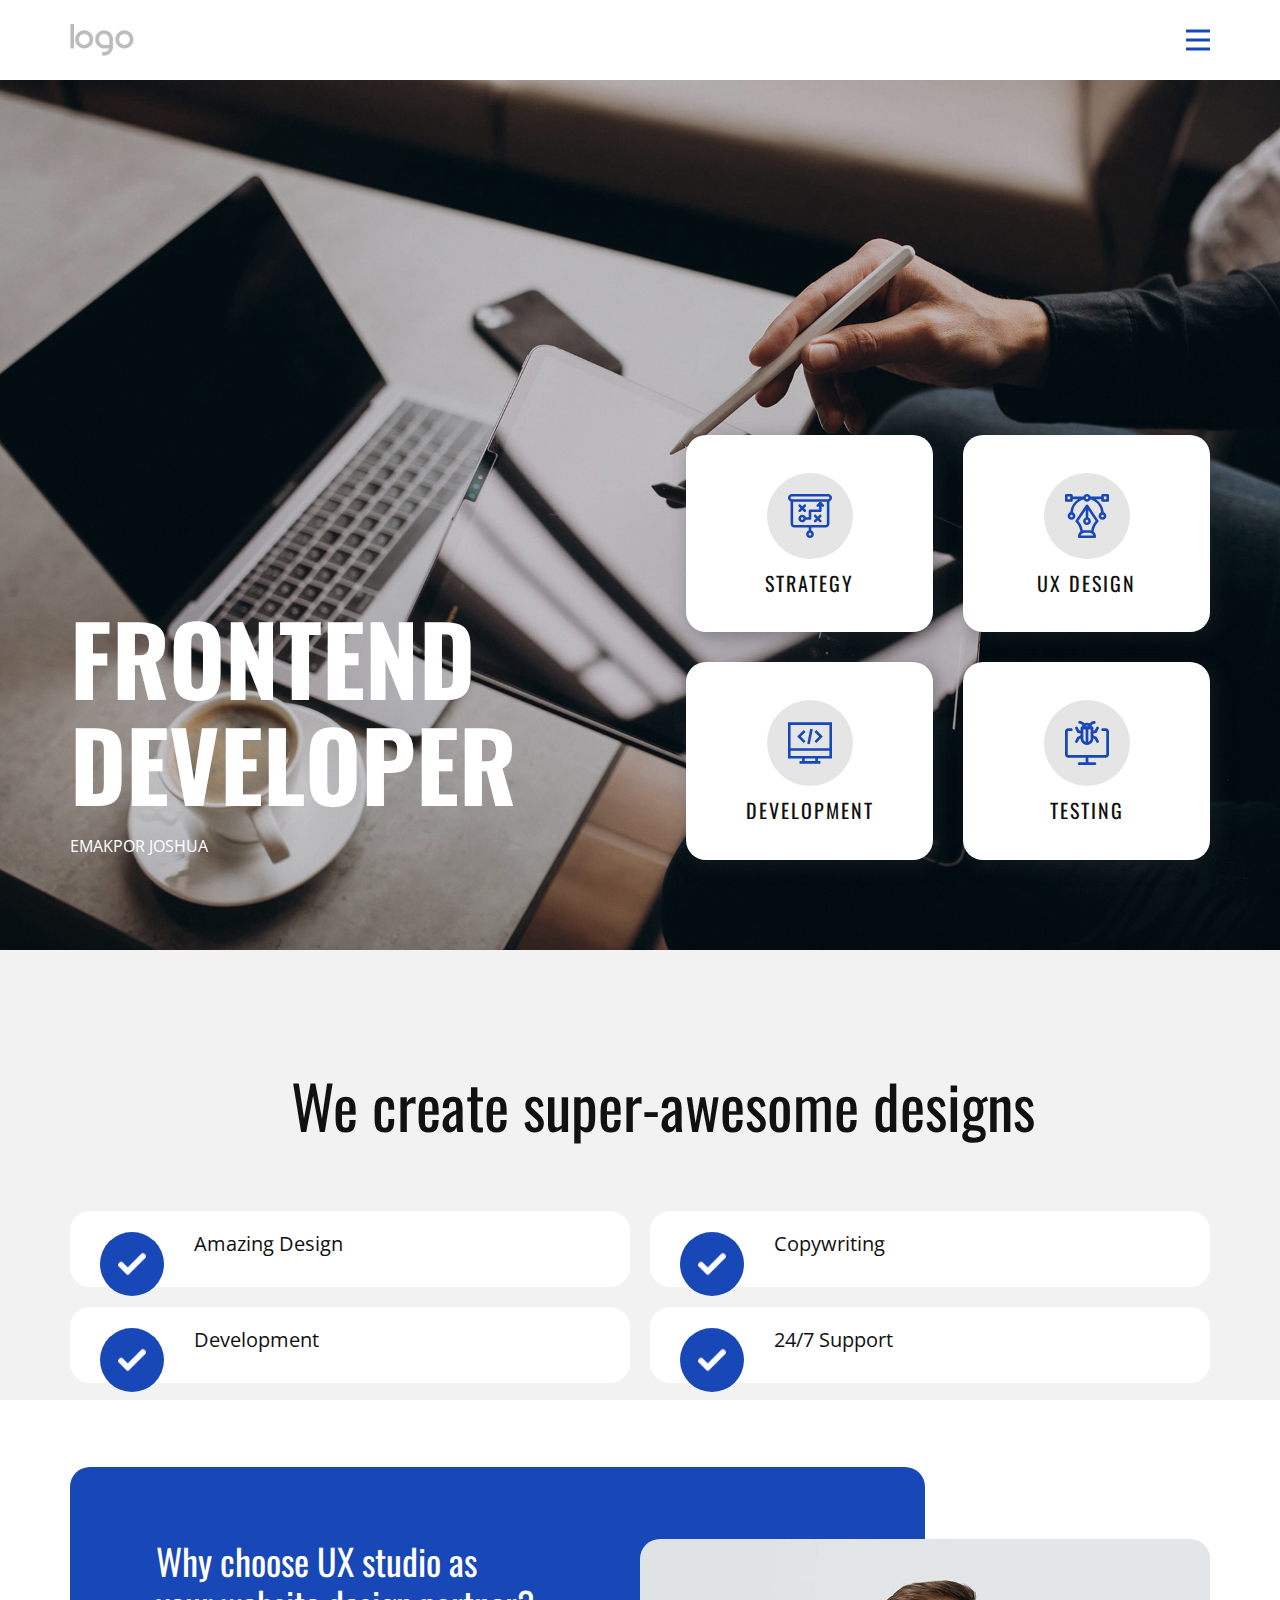
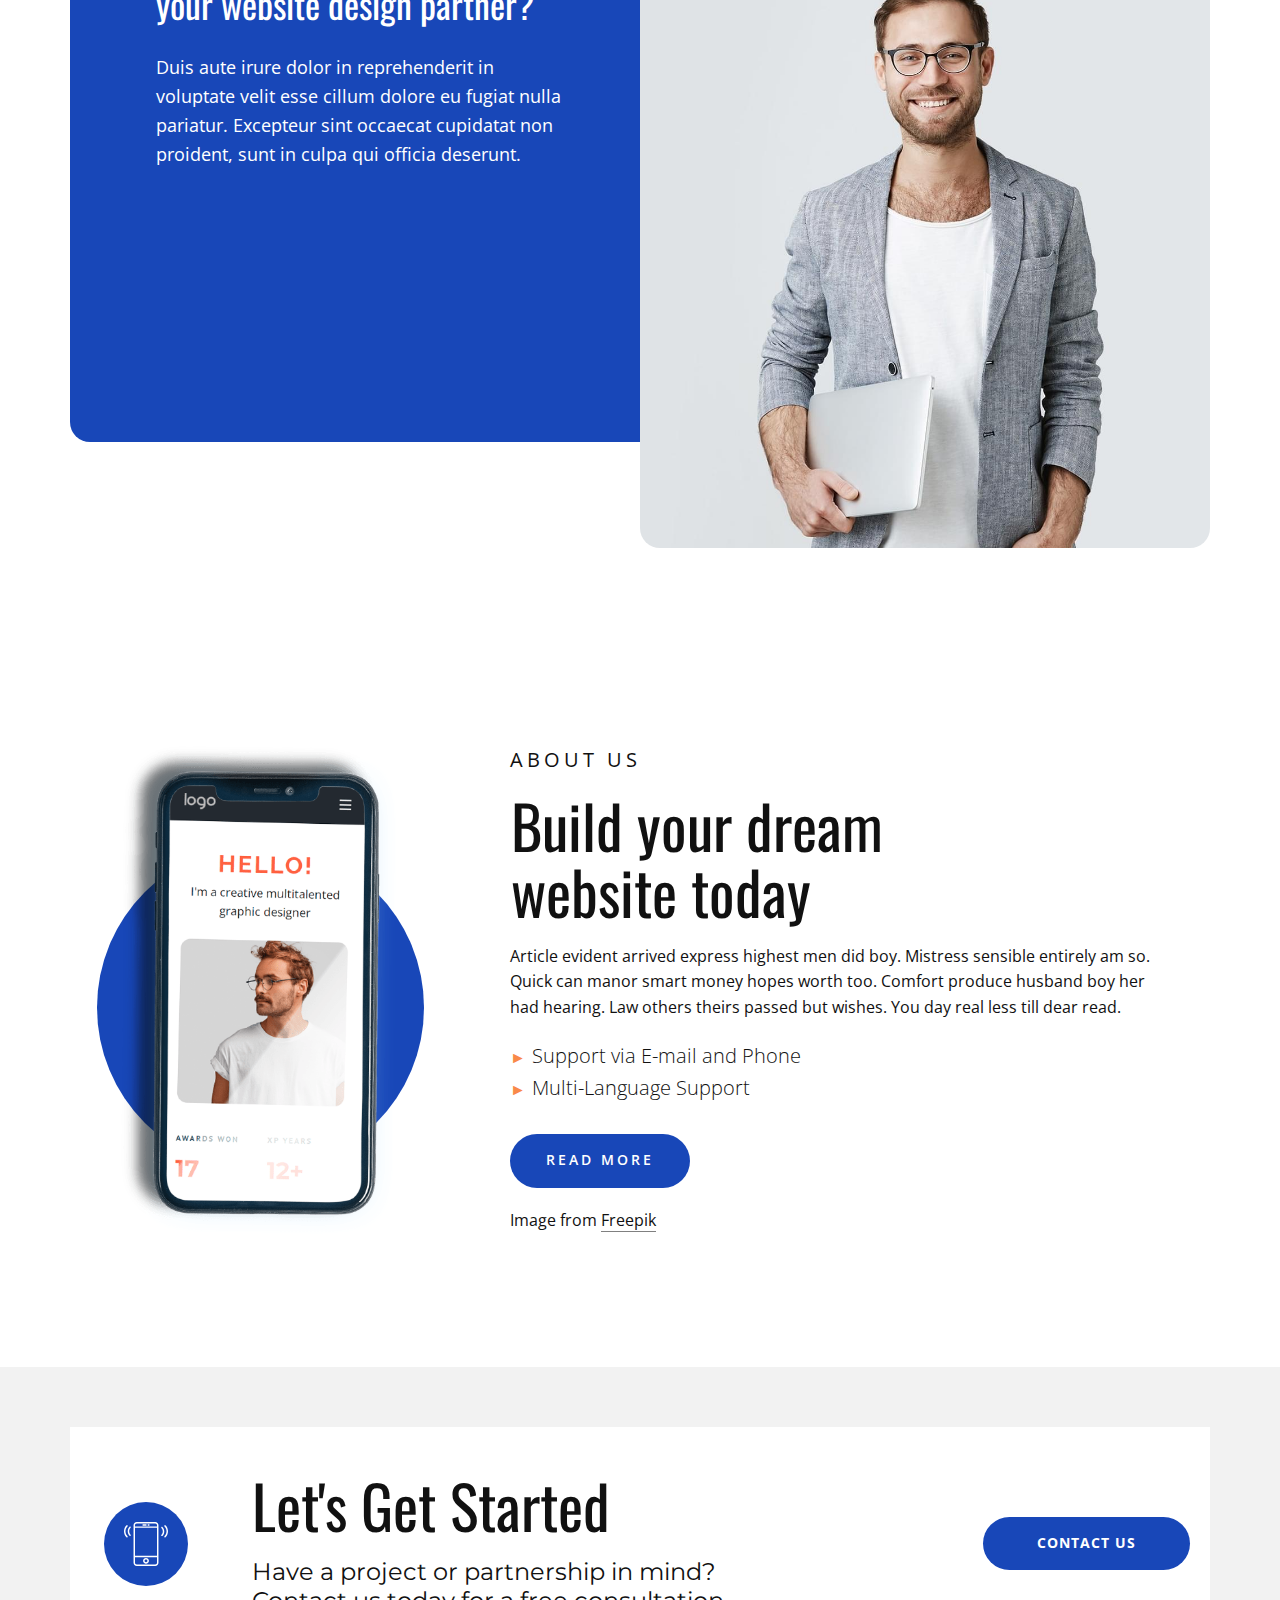
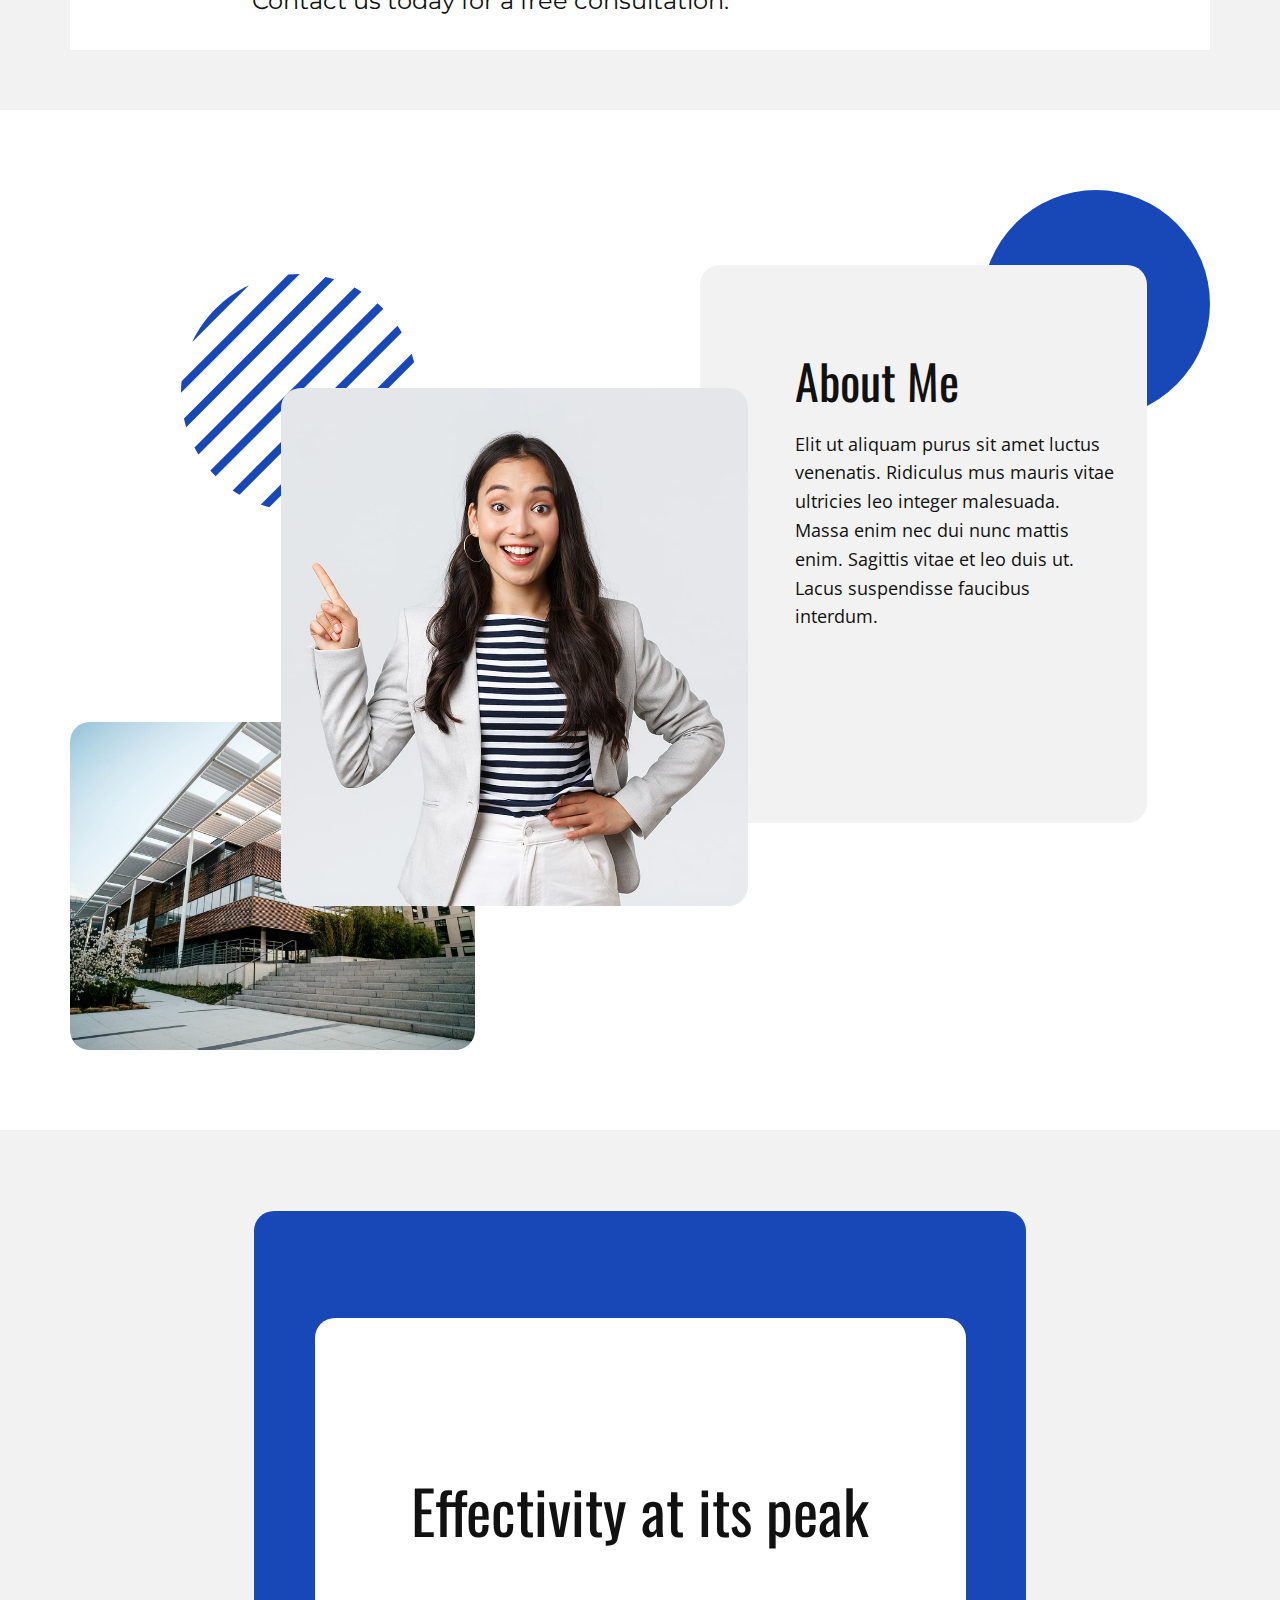
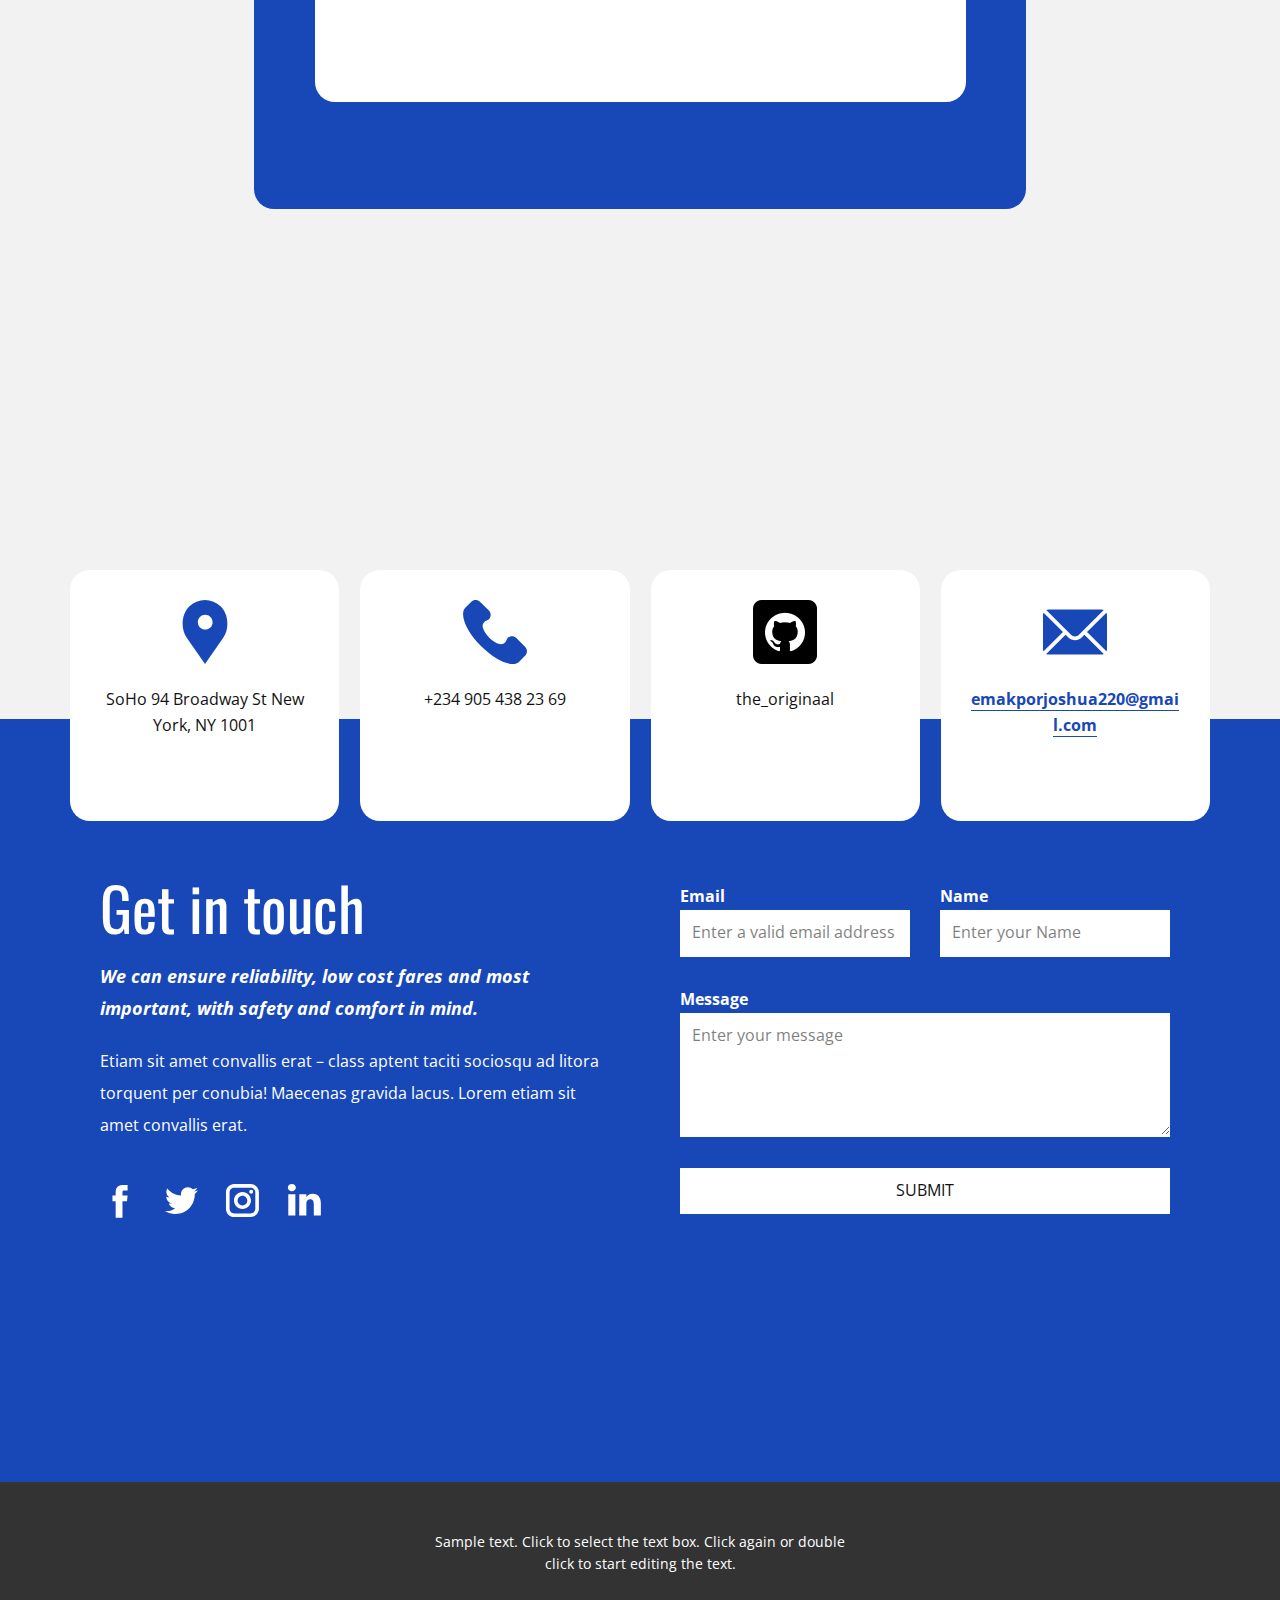
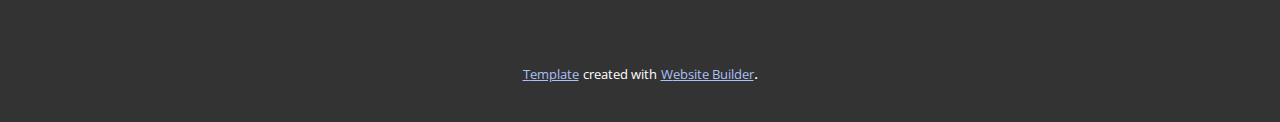
<file: Home.html>
<!DOCTYPE html>
<html style="font-size: 16px;" lang="en"><head>
    <meta name="viewport" content="width=device-width, initial-scale=1.0">
    <meta charset="utf-8">
    <meta name="keywords" content="Mobile App Development, ​We create super-awesome designs, ​Build your dream website today, ​Let&amp;apos;s Get Started, ​How We Help People, Effective Teams, Get in touch">
    <meta name="description" content="">
    <title>Home</title>
    <link rel="stylesheet" href="nicepage.css" media="screen">
<link rel="stylesheet" href="Home.css" media="screen">
    <script class="u-script" type="text/javascript" src="jquery.js" defer=""></script>
    <script class="u-script" type="text/javascript" src="nicepage.js" defer=""></script>
    <meta name="generator" content="Nicepage 6.4.0, nicepage.com">
    <meta name="referrer" content="origin">
    <link id="u-theme-google-font" rel="stylesheet" href="https://fonts.googleapis.com/css?family=Oswald:200,300,400,500,600,700|Open+Sans:300,300i,400,400i,500,500i,600,600i,700,700i,800,800i">
    <link id="u-page-google-font" rel="stylesheet" href="https://fonts.googleapis.com/css?family=Oswald:200,300,400,500,600,700|Montserrat:100,100i,200,200i,300,300i,400,400i,500,500i,600,600i,700,700i,800,800i,900,900i">
    
    
    
    
    
    
    
    
    
    
    <script type="application/ld+json">{
		"@context": "http://schema.org",
		"@type": "Organization",
		"name": "",
		"logo": "images/default-logo.png"
}</script>
    <meta name="theme-color" content="#1847b8">
    <meta property="og:title" content="Home">
    <meta property="og:type" content="website">
  <meta data-intl-tel-input-cdn-path="intlTelInput/"></head>
  <body data-path-to-root="./" data-include-products="false" class="u-body u-xl-mode" data-lang="en"><header class="u-clearfix u-header u-header" id="sec-8ac9"><div class="u-clearfix u-sheet u-valign-middle u-sheet-1">
        <a href="https://nicepage.com" class="u-image u-logo u-image-1">
          <img src="images/default-logo.png" class="u-logo-image u-logo-image-1">
        </a>
        <nav class="u-menu u-menu-hamburger u-offcanvas u-menu-1" data-responsive-from="XL">
          <div class="menu-collapse" style="font-size: 1rem; letter-spacing: 0px; font-weight: 700; text-transform: uppercase;">
            <a class="u-button-style u-custom-border u-custom-border-color u-custom-borders u-custom-left-right-menu-spacing u-custom-padding-bottom u-custom-text-active-color u-custom-text-color u-custom-text-hover-color u-custom-top-bottom-menu-spacing u-nav-link u-text-active-palette-1-base u-text-hover-palette-2-base u-text-palette-1-base" href="#">
              <svg class="u-svg-link" viewBox="0 0 24 24"><use xmlns:xlink="http://www.w3.org/1999/xlink" xlink:href="#menu-hamburger"></use></svg>
              <svg class="u-svg-content" version="1.1" id="menu-hamburger" viewBox="0 0 16 16" x="0px" y="0px" xmlns:xlink="http://www.w3.org/1999/xlink" xmlns="http://www.w3.org/2000/svg"><g><rect y="1" width="16" height="2"></rect><rect y="7" width="16" height="2"></rect><rect y="13" width="16" height="2"></rect>
</g></svg>
            </a>
          </div>
          <div class="u-nav-container">
            <ul class="u-nav u-spacing-20 u-unstyled u-nav-1"><li class="u-nav-item"><a class="u-button-style u-nav-link u-text-active-palette-1-base u-text-grey-90 u-text-hover-palette-1-base" href="Home.html" style="padding: 10px;">Home</a>
</li><li class="u-nav-item"><a class="u-button-style u-nav-link u-text-active-palette-1-base u-text-grey-90 u-text-hover-palette-1-base" href="About.html" style="padding: 10px;">About</a>
</li></ul>
          </div>
          <div class="u-nav-container-collapse">
            <div class="u-black u-container-style u-inner-container-layout u-opacity u-opacity-95 u-sidenav">
              <div class="u-inner-container-layout u-sidenav-overflow">
                <div class="u-menu-close"></div>
                <ul class="u-align-center u-nav u-popupmenu-items u-unstyled u-nav-2"><li class="u-nav-item"><a class="u-button-style u-nav-link" href="Home.html">Home</a>
</li><li class="u-nav-item"><a class="u-button-style u-nav-link" href="About.html">About</a>
</li></ul>
              </div>
            </div>
            <div class="u-black u-menu-overlay u-opacity u-opacity-70"></div>
          </div>
        </nav>
      </div></header> 
    <section class="u-align-right u-clearfix u-image u-shading u-section-1" id="sec-2e45">
      <div class="u-clearfix u-sheet u-sheet-1">
        <h1 class="u-align-left u-custom-font u-font-oswald u-text u-text-body-alt-color u-text-1">FRONTEND DEVELOPER</h1>
        <p class="u-align-left u-text u-text-body-alt-color u-text-2">EMAKPOR JOSHUA</p>
        <div class="u-list u-list-1">
          <div class="u-repeater u-repeater-1">
            <div class="u-align-center u-container-style u-list-item u-radius-20 u-repeater-item u-shape-round u-video-cover u-white u-list-item-1">
              <div class="u-container-layout u-similar-container u-valign-middle u-container-layout-1"><span class="u-grey-10 u-icon u-icon-circle u-text-palette-1-base u-icon-1"><svg class="u-svg-link" preserveAspectRatio="xMidYMin slice" viewBox="0 0 512 512" style=""><use xmlns:xlink="http://www.w3.org/1999/xlink" xlink:href="#svg-d293"></use></svg><svg class="u-svg-content" viewBox="0 0 512 512" x="0px" y="0px" id="svg-d293" style="enable-background:new 0 0 512 512;"><g><g><path d="M386.607,304.394L367.213,285l19.393-19.393c5.859-5.858,5.859-15.356,0-21.214c-5.857-5.858-15.355-5.858-21.213,0    L346,263.787l-19.394-19.394c-5.857-5.858-15.355-5.858-21.213,0c-5.858,5.858-5.858,15.355,0,21.213L324.787,285l-19.393,19.393    c-5.858,5.858-5.858,15.355,0,21.213c5.857,5.857,15.355,5.858,21.213,0L346,306.213l19.394,19.394    c5.857,5.857,15.355,5.858,21.213,0C392.465,319.749,392.465,310.252,386.607,304.394z"></path>
</g>
</g><g><g><path d="M206.607,184.394L187.213,165l19.393-19.393c5.858-5.858,5.858-15.355,0-21.213c-5.857-5.858-15.355-5.858-21.213,0    L166,143.787l-19.394-19.394c-5.857-5.858-15.355-5.858-21.213,0c-5.858,5.858-5.858,15.355,0,21.213L144.787,165l-19.393,19.393    c-5.859,5.858-5.859,15.356,0,21.214c5.857,5.857,15.355,5.858,21.213,0L166,186.213l19.394,19.394    c5.857,5.857,15.355,5.858,21.213,0C212.465,199.749,212.465,190.252,206.607,184.394z"></path>
</g>
</g><g><g><path d="M416.606,124.394l-30-30c-0.029-0.029-0.06-0.052-0.089-0.081c-5.916-5.822-15.373-5.668-21.124,0.081l-30,30    c-5.858,5.858-5.858,15.355,0,21.213c5.857,5.858,15.355,5.858,21.213,0l4.394-4.394V180H256c-8.284,0-15,6.716-15,15v75h-32.58    c-6.192-17.459-22.865-30-42.42-30c-24.813,0-45,20.187-45,45s20.187,45,45,45c19.555,0,36.228-12.541,42.42-30H256    c8.284,0,15-6.716,15-15v-75h105c8.284,0,15-6.716,15-15v-53.787l4.394,4.394C398.322,148.535,402.161,150,406,150    s7.678-1.465,10.606-4.393C422.464,139.749,422.464,130.252,416.606,124.394z M166,300c-8.271,0-15-6.729-15-15s6.729-15,15-15    s15,6.729,15,15S174.271,300,166,300z"></path>
</g>
</g><g><g><path d="M467,0H45C20.187,0,0,20.187,0,45c0,19.555,12.541,36.228,30,42.42V345c0,24.813,20.187,45,45,45h166v34.58    c-17.459,6.192-30,22.865-30,42.42c0,24.813,20.187,45,45,45s45-20.187,45-45c0-19.555-12.541-36.228-30-42.42V390h166    c24.813,0,45-20.187,45-45V87.42c17.459-6.192,30-22.865,30-42.42C512,20.187,491.813,0,467,0z M256,482c-8.271,0-15-6.729-15-15    s6.729-15,15-15s15,6.729,15,15S264.271,482,256,482z M452,345c0,8.271-6.729,15-15,15H75c-8.271,0-15-6.729-15-15V90h392V345z     M467,60H45c-8.271,0-15-6.729-15-15s6.729-15,15-15h422c8.271,0,15,6.729,15,15S475.271,60,467,60z"></path>
</g>
</g></svg></span>
                <h4 class="u-text u-text-3">strategy</h4>
              </div>
            </div>
            <div class="u-align-center u-container-style u-list-item u-radius-20 u-repeater-item u-shape-round u-video-cover u-white u-list-item-2">
              <div class="u-container-layout u-similar-container u-valign-middle u-container-layout-2"><span class="u-grey-10 u-icon u-icon-circle u-text-palette-1-base u-icon-2"><svg class="u-svg-link" preserveAspectRatio="xMidYMin slice" viewBox="0 0 512 512" style=""><use xmlns:xlink="http://www.w3.org/1999/xlink" xlink:href="#svg-ddc0"></use></svg><svg class="u-svg-content" viewBox="0 0 512 512" x="0px" y="0px" id="svg-ddc0" style="enable-background:new 0 0 512 512;"><g><g><path d="M497,0h-60c-8.284,0-15,6.716-15,15v15H298.42C292.228,12.542,275.555,0,256,0s-36.228,12.542-42.42,30H90V15    c0-8.284-6.716-15-15-15H15C6.716,0,0,6.716,0,15v60c0,8.284,6.716,15,15,15h60c8.284,0,15-6.716,15-15V59.8h62.377    c-54.116,34.274-87.012,92.175-90.969,153.642C43.738,219.518,31,236.294,31,256c0,24.813,20.187,45,45,45s45-20.187,45-45    c0-19.38-12.315-35.938-29.53-42.26c5.326-70.647,56.198-131.494,124.226-148.758C223.07,79.794,238.361,90,256,90    c17.639,0,32.93-10.206,40.304-25.017c68.029,17.264,118.9,78.111,124.226,148.758C403.315,220.062,391,236.62,391,256    c0,24.813,20.187,45,45,45s45-20.187,45-45c0-19.706-12.738-36.482-30.408-42.558C446.627,151.852,413.633,94.207,359.623,60H422    v15c0,8.284,6.716,15,15,15h60c8.284,0,15-6.716,15-15V15C512,6.716,505.284,0,497,0z M60,60H30V30h30V60z M76,271    c-8.271,0-15-6.729-15-15s6.729-15,15-15s15,6.729,15,15S84.271,271,76,271z M256,60c-8.271,0-15-6.729-15-15s6.729-15,15-15    s15,6.729,15,15S264.271,60,256,60z M436,241c8.271,0,15,6.729,15,15s-6.729,15-15,15s-15-6.729-15-15S427.729,241,436,241z     M482,60h-30V30h30V60z"></path>
</g>
</g><g><g><path d="M388.48,307.679l-120-179.999c-0.004-0.006-0.009-0.012-0.013-0.019c-0.043-0.064-0.09-0.125-0.134-0.188    c-0.206-0.299-0.423-0.587-0.649-0.868c-6.321-7.854-18.357-7.324-24.017,0.868c-0.044,0.063-0.091,0.124-0.134,0.188    c-0.004,0.007-0.009,0.012-0.013,0.019l-120,180c-3.967,5.949-3.182,13.871,1.874,18.927    c29.927,29.927,48.975,69.047,54.164,110.901c-2.329,1.883-4.578,3.899-6.71,6.081C158.759,458.001,151,476.97,151,497    c0,8.284,6.716,15,15,15h180c8.284,0,15-6.716,15-15c0-20.03-7.759-38.999-21.847-53.412c-2.133-2.182-4.381-4.198-6.711-6.081    c5.188-41.856,24.236-80.976,54.163-110.9C391.662,321.551,392.447,313.628,388.48,307.679z M256,301c8.271,0,15,6.729,15,15    s-6.729,15-15,15s-15-6.729-15-15S247.729,301,256,301z M183.558,482c6.241-17.833,23.159-31,42.442-31h60    c19.283,0,36.201,13.167,42.442,31H183.558z M304.245,423.283C298.345,421.777,292.229,421,286,421h-60    c-6.229,0-12.345,0.777-18.245,2.284c-7.02-40.429-25.251-78.221-52.65-108.899L241,185.542v88.039    c-17.459,6.192-30,22.865-30,42.42c0,24.813,20.187,45,45,45s45-20.187,45-45c0-19.555-12.541-36.228-30-42.42v-88.039    l85.896,128.843C329.496,345.06,311.264,382.853,304.245,423.283z"></path>
</g>
</g></svg></span>
                <h4 class="u-text u-text-4">ux Design</h4>
              </div>
            </div>
            <div class="u-align-center u-container-style u-list-item u-radius-20 u-repeater-item u-shape-round u-video-cover u-white u-list-item-3">
              <div class="u-container-layout u-similar-container u-valign-middle u-container-layout-3"><span class="u-grey-10 u-icon u-icon-circle u-text-palette-1-base u-icon-3"><svg class="u-svg-link" preserveAspectRatio="xMidYMin slice" viewBox="0 0 512 512" style=""><use xmlns:xlink="http://www.w3.org/1999/xlink" xlink:href="#svg-ce99"></use></svg><svg class="u-svg-content" viewBox="0 0 512 512" x="0px" y="0px" id="svg-ce99" style="enable-background:new 0 0 512 512;"><g><g><path d="M0,15.845v420.259h164.332v30.049h-30.036v30.001h243.407v-30.001h-30.036v-30.049H512V15.845H0z M317.665,466.153    H194.334v-30.049h123.332V466.153z M481.999,406.103H30.001v-60.075h451.997V406.103z M481.999,316.027H30.001V45.847h451.997    V316.027z"></path>
</g>
</g><g><g><polygon points="203.943,126.712 182.729,105.498 107.29,180.937 182.729,256.375 203.943,235.161 149.718,180.937   "></polygon>
</g>
</g><g><g><polygon points="329.271,105.498 308.057,126.712 362.282,180.937 308.057,235.161 329.271,256.375 404.709,180.937   "></polygon>
</g>
</g><g><g><rect x="166.742" y="165.947" transform="matrix(0.1951 -0.9808 0.9808 0.1951 28.5815 396.7237)" width="178.511" height="30.002"></rect>
</g>
</g></svg></span>
                <h4 class="u-text u-text-5">development</h4>
              </div>
            </div>
            <div class="u-align-center u-container-style u-list-item u-radius-20 u-repeater-item u-shape-round u-video-cover u-white u-list-item-4">
              <div class="u-container-layout u-similar-container u-valign-middle u-container-layout-4"><span class="u-grey-10 u-icon u-icon-circle u-text-palette-1-base u-icon-4"><svg class="u-svg-link" preserveAspectRatio="xMidYMin slice" viewBox="0 0 24 24" style=""><use xmlns:xlink="http://www.w3.org/1999/xlink" xlink:href="#svg-4417"></use></svg><svg class="u-svg-content" viewBox="0 0 24 24" id="svg-4417"><path d="m22.25 20h-20.5c-.965 0-1.75-.785-1.75-1.75v-12.5c0-.965.785-1.75 1.75-1.75h1.68c.414 0 .75.336.75.75s-.336.75-.75.75h-1.68c-.136 0-.25.114-.25.25v12.5c0 .136.114.25.25.25h20.5c.136 0 .25-.114.25-.25v-12.5c0-.136-.114-.25-.25-.25h-1.68c-.414 0-.75-.336-.75-.75s.336-.75.75-.75h1.68c.965 0 1.75.785 1.75 1.75v12.5c0 .965-.785 1.75-1.75 1.75z"></path><path d="m16.25 24h-8.5c-.414 0-.75-.336-.75-.75s.336-.75.75-.75h8.5c.414 0 .75.336.75.75s-.336.75-.75.75z"></path><path d="m12 24c-.414 0-.75-.336-.75-.75v-4c0-.414.336-.75.75-.75s.75.336.75.75v4c0 .414-.336.75-.75.75z"></path><path d="m14 4.5h-4c-.414 0-.75-.336-.75-.75 0-1.517 1.233-2.75 2.75-2.75s2.75 1.233 2.75 2.75c0 .414-.336.75-.75.75zm-3-1.5h2c-.229-.304-.591-.5-1-.5s-.771.196-1 .5z"></path><path d="m13.601 3.3c-.069 0-.139-.01-.208-.029-.398-.115-.628-.53-.513-.929.397-1.379 1.68-2.342 3.12-2.342.414 0 .75.336.75.75s-.336.75-.75.75c-.775 0-1.466.518-1.679 1.258-.095.328-.395.542-.72.542z"></path><path d="m10.399 3.3c-.326 0-.625-.214-.72-.542-.213-.74-.904-1.258-1.679-1.258-.414 0-.75-.336-.75-.75s.336-.75.75-.75c1.44 0 2.723.963 3.121 2.342.115.398-.115.813-.513.929-.07.019-.14.029-.209.029z"></path><path d="m14.75 7c-.336 0-.642-.228-.727-.568-.101-.401.144-.809.545-.909l1.666-.416.846-1.691c.186-.371.636-.521 1.006-.336.371.186.521.636.335 1.006l-1 2c-.098.196-.276.34-.489.393l-2 .5c-.061.014-.122.021-.182.021z"></path><path d="m17.75 12c-.275 0-.54-.151-.671-.415l-.886-1.771-1.771-.858c-.373-.181-.528-.629-.348-1.002s.629-.527 1.002-.348l2 .97c.149.072.27.191.344.34l1 2c.185.37.035.82-.335 1.006-.107.053-.222.078-.335.078z"></path><path d="m9.25 7c-.06 0-.121-.007-.182-.022l-2-.5c-.213-.053-.391-.197-.489-.393l-1-2c-.185-.37-.035-.82.335-1.006.372-.185.821-.035 1.006.336l.846 1.691 1.666.416c.402.101.646.508.545.909-.084.341-.391.569-.727.569z"></path><path d="m6.25 12c-.113 0-.227-.025-.335-.079-.371-.186-.521-.636-.335-1.006l1-2c.074-.148.195-.268.344-.34l2-.97c.372-.178.821-.025 1.001.348.181.373.025.821-.348 1.002l-1.77.858-.886 1.771c-.131.265-.397.416-.671.416z"></path><path d="m12 13c-1.93 0-3.5-1.57-3.5-3.5v-5.75c0-.414.336-.75.75-.75h5.5c.414 0 .75.336.75.75v5.75c0 1.93-1.57 3.5-3.5 3.5zm-2-8.5v5c0 1.103.897 2 2 2s2-.897 2-2v-5z"></path><path d="m12 13c-.414 0-.75-.336-.75-.75v-8.5c0-.414.336-.75.75-.75s.75.336.75.75v8.5c0 .414-.336.75-.75.75z"></path></svg></span>
                <h4 class="u-text u-text-6">testing</h4>
              </div>
            </div>
          </div>
        </div>
      </div>
    </section>
    <section class="u-align-center-lg u-align-center-md u-align-center-xl u-align-left-sm u-align-left-xs u-clearfix u-grey-5 u-section-2" id="carousel_e8ef">
      <div class="u-clearfix u-sheet u-sheet-1">
        <h2 class="u-text u-text-1"> We create super-awesome designs</h2>
        <div class="u-expanded-width u-list u-list-1">
          <div class="u-repeater u-repeater-1">
            <div class="u-align-left u-container-style u-list-item u-radius-20 u-repeater-item u-shape-round u-white u-list-item-1">
              <div class="u-container-layout u-similar-container u-container-layout-1"><span class="u-file-icon u-icon u-icon-circle u-palette-1-base u-text-white u-icon-1"><img src="images/1828743-b773816f.png" alt=""></span>
                <h5 class="u-custom-font u-text u-text-font u-text-2">Amazing Design</h5>
              </div>
            </div>
            <div class="u-align-left u-container-style u-list-item u-radius-20 u-repeater-item u-shape-round u-white u-list-item-2">
              <div class="u-container-layout u-similar-container u-container-layout-2"><span class="u-file-icon u-icon u-icon-circle u-palette-1-base u-text-white u-icon-2"><img src="images/1828743-b773816f.png" alt=""></span>
                <h5 class="u-custom-font u-text u-text-font u-text-3">Copywriting</h5>
              </div>
            </div>
            <div class="u-align-left u-container-style u-list-item u-radius-20 u-repeater-item u-shape-round u-white u-list-item-3">
              <div class="u-container-layout u-similar-container u-container-layout-3"><span class="u-file-icon u-icon u-icon-circle u-palette-1-base u-text-white u-icon-3"><img src="images/1828743-b773816f.png" alt=""></span>
                <h5 class="u-custom-font u-text u-text-font u-text-4">Development</h5>
              </div>
            </div>
            <div class="u-align-left u-container-style u-list-item u-radius-20 u-repeater-item u-shape-round u-white u-list-item-4">
              <div class="u-container-layout u-similar-container u-container-layout-4"><span class="u-file-icon u-icon u-icon-circle u-palette-1-base u-text-white u-icon-4"><img src="images/1828743-b773816f.png" alt=""></span>
                <h5 class="u-custom-font u-text u-text-font u-text-5">24/7 Support</h5>
              </div>
            </div>
          </div>
        </div>
      </div>
    </section>
    <section class="u-clearfix u-section-3" id="carousel_e34a">
      <div class="u-clearfix u-sheet u-valign-middle-md u-valign-middle-sm u-valign-middle-xs u-sheet-1">
        <div class="u-expanded-width-md u-expanded-width-sm u-expanded-width-xs u-palette-1-base u-radius-20 u-shape u-shape-round u-shape-1"></div>
        <img class="u-image u-image-round u-radius-20 u-image-1" src="images/vvv.jpg" data-image-width="1139" data-image-height="1080">
        <div class="u-container-style u-group u-group-1">
          <div class="u-container-layout u-container-layout-1">
            <h3 class="u-text u-text-body-alt-color u-text-default u-text-1"> Why choose UX studio as your&nbsp;website design partner?&nbsp;<br>
            </h3>
            <p class="u-text u-text-body-alt-color u-text-2">Duis aute irure dolor in reprehenderit in voluptate velit esse cillum dolore eu fugiat nulla pariatur. Excepteur sint occaecat cupidatat non proident, sunt in culpa qui officia deserunt.<br>
              <br>
              <br>
            </p>
          </div>
        </div>
      </div>
    </section>
    <section class="u-clearfix u-section-4" id="carousel_fd61">
      <div class="u-clearfix u-sheet u-valign-middle u-sheet-1">
        <div class="u-clearfix u-expanded-width u-layout-wrap u-layout-wrap-1">
          <div class="u-layout">
            <div class="u-layout-row">
              <div class="u-align-center u-container-style u-layout-cell u-size-20-lg u-size-20-xl u-size-28-md u-size-28-sm u-size-28-xs u-layout-cell-1">
                <div class="u-container-layout u-valign-middle-lg u-valign-middle-md u-valign-middle-sm u-valign-middle-xl u-container-layout-1">
                  <div class="u-expanded-width-xs u-palette-1-base u-preserve-proportions u-shape u-shape-circle u-shape-1">
                    <div class="u-preserve-proportions-child" style="padding-top: 100%;"></div>
                  </div>
                  <img class="u-image u-image-contain u-image-round u-radius-30 u-image-1" src="images/phone-2-min.png" alt="" data-image-width="406" data-image-height="718">
                </div>
              </div>
              <div class="u-align-left u-container-style u-layout-cell u-size-32-md u-size-32-sm u-size-32-xs u-size-40-lg u-size-40-xl u-layout-cell-2">
                <div class="u-container-layout u-valign-middle u-container-layout-2">
                  <h5 class="u-custom-font u-text u-text-font u-text-1">about us</h5>
                  <h2 class="u-text u-text-2"> Build your dream website today</h2>
                  <p class="u-text u-text-3"> Article evident arrived express highest men did boy. Mistress sensible entirely am so. Quick can manor smart money hopes worth too. Comfort produce husband boy her had hearing. Law others theirs passed but wishes. You day real less till dear read. </p>
                  <ul class="u-custom-list u-text u-text-default u-text-4">
                    <li>
                      <div class="u-list-icon u-text-palette-2-base">
                        <div xmlns="http://www.w3.org/2000/svg" xmlns:xlink="http://www.w3.org/1999/xlink" version="1.1" xml:space="preserve" class="u-svg-content">►</div>
                      </div> Support via E-mail and Phone
                    </li>
                    <li>
                      <div class="u-list-icon u-text-palette-2-base">
                        <div xmlns="http://www.w3.org/2000/svg" xmlns:xlink="http://www.w3.org/1999/xlink" version="1.1" xml:space="preserve" class="u-svg-content">►</div>
                      </div>Multi-Language Support
                    </li>
                  </ul>
                  <a href="https://nicepage.studio" class="u-active-black u-btn u-btn-round u-button-style u-hover-black u-palette-1-base u-radius-50 u-btn-1">read more</a>
                  <p class="u-text u-text-5">Image from <a href="https://www.freepik.com/psd/mockup" class="u-active-none u-border-1 u-border-active-grey-75 u-border-grey-50 u-border-hover-grey-75 u-border-no-left u-border-no-right u-border-no-top u-btn u-button-link u-button-style u-hover-none u-none u-text-body-color u-btn-2" target="_blank">Freepik</a>
                  </p>
                </div>
              </div>
            </div>
          </div>
        </div>
      </div>
    </section>
    <section class="u-clearfix u-grey-5 u-section-5" id="carousel_b522">
      <div class="u-clearfix u-sheet u-valign-middle u-sheet-1">
        <div class="u-clearfix u-expanded-width u-layout-wrap u-layout-wrap-1">
          <div class="u-layout">
            <div class="u-layout-row">
              <div class="u-align-center-sm u-align-center-xs u-align-left-md u-container-style u-layout-cell u-size-14-md u-size-14-sm u-size-14-xs u-size-8-lg u-size-8-xl u-white u-layout-cell-1">
                <div class="u-container-layout u-valign-middle u-container-layout-1"><span class="u-icon u-icon-circle u-palette-1-base u-text-white u-icon-1"><svg class="u-svg-link" preserveAspectRatio="xMidYMin slice" viewBox="0 0 60 60" style=""><use xmlns:xlink="http://www.w3.org/1999/xlink" xlink:href="#svg-97b5"></use></svg><svg class="u-svg-content" viewBox="0 0 60 60" x="0px" y="0px" id="svg-97b5" style="enable-background:new 0 0 60 60;"><g><path d="M42.595,0H17.405C14.977,0,13,1.977,13,4.405v51.189C13,58.023,14.977,60,17.405,60h25.189C45.023,60,47,58.023,47,55.595
		V4.405C47,1.977,45.023,0,42.595,0z M15,8h30v38H15V8z M17.405,2h25.189C43.921,2,45,3.079,45,4.405V6H15V4.405
		C15,3.079,16.079,2,17.405,2z M42.595,58H17.405C16.079,58,15,56.921,15,55.595V48h30v7.595C45,56.921,43.921,58,42.595,58z"></path><path d="M30,49c-2.206,0-4,1.794-4,4s1.794,4,4,4s4-1.794,4-4S32.206,49,30,49z M30,55c-1.103,0-2-0.897-2-2s0.897-2,2-2
		s2,0.897,2,2S31.103,55,30,55z"></path><path d="M26,5h4c0.553,0,1-0.447,1-1s-0.447-1-1-1h-4c-0.553,0-1,0.447-1,1S25.447,5,26,5z"></path><path d="M33,5h1c0.553,0,1-0.447,1-1s-0.447-1-1-1h-1c-0.553,0-1,0.447-1,1S32.447,5,33,5z"></path><path d="M56.612,4.569c-0.391-0.391-1.023-0.391-1.414,0s-0.391,1.023,0,1.414c3.736,3.736,3.736,9.815,0,13.552
		c-0.391,0.391-0.391,1.023,0,1.414c0.195,0.195,0.451,0.293,0.707,0.293s0.512-0.098,0.707-0.293
		C61.128,16.434,61.128,9.085,56.612,4.569z"></path><path d="M52.401,6.845c-0.391-0.391-1.023-0.391-1.414,0s-0.391,1.023,0,1.414c1.237,1.237,1.918,2.885,1.918,4.639
		s-0.681,3.401-1.918,4.638c-0.391,0.391-0.391,1.023,0,1.414c0.195,0.195,0.451,0.293,0.707,0.293s0.512-0.098,0.707-0.293
		c1.615-1.614,2.504-3.764,2.504-6.052S54.017,8.459,52.401,6.845z"></path><path d="M4.802,5.983c0.391-0.391,0.391-1.023,0-1.414s-1.023-0.391-1.414,0c-4.516,4.516-4.516,11.864,0,16.38
		c0.195,0.195,0.451,0.293,0.707,0.293s0.512-0.098,0.707-0.293c0.391-0.391,0.391-1.023,0-1.414
		C1.065,15.799,1.065,9.72,4.802,5.983z"></path><path d="M9.013,6.569c-0.391-0.391-1.023-0.391-1.414,0c-1.615,1.614-2.504,3.764-2.504,6.052s0.889,4.438,2.504,6.053
		c0.195,0.195,0.451,0.293,0.707,0.293s0.512-0.098,0.707-0.293c0.391-0.391,0.391-1.023,0-1.414
		c-1.237-1.237-1.918-2.885-1.918-4.639S7.775,9.22,9.013,7.983C9.403,7.593,9.403,6.96,9.013,6.569z"></path>
</g></svg></span>
                </div>
              </div>
              <div class="u-align-center-sm u-align-center-xs u-container-style u-layout-cell u-size-35-lg u-size-39-xl u-size-46-md u-size-46-sm u-size-46-xs u-white u-layout-cell-2">
                <div class="u-container-layout u-valign-middle u-container-layout-2">
                  <h2 class="u-text u-text-default u-text-1"> Let's Get Started</h2>
                  <h6 class="u-custom-font u-font-montserrat u-text u-text-2"> Have a project or partnership in mind?<br>Contact us today for a free consultation.
                  </h6>
                </div>
              </div>
              <div class="u-align-center-lg u-align-center-sm u-align-center-xl u-align-center-xs u-align-left-md u-container-style u-layout-cell u-size-13-xl u-size-17-lg u-size-60-md u-size-60-sm u-size-60-xs u-white u-layout-cell-3">
                <div class="u-container-layout u-valign-middle u-container-layout-3">
                  <a href="https://nicepage.review" class="u-btn u-btn-round u-button-style u-hover-palette-1-light-1 u-palette-1-base u-radius-50 u-btn-1">Contact Us</a>
                </div>
              </div>
            </div>
          </div>
        </div>
      </div>
    </section>
    <section class="u-align-center-lg u-align-center-md u-align-center-sm u-align-center-xs u-clearfix u-section-6" id="sec-9e59">
      <div class="u-clearfix u-sheet u-valign-middle u-sheet-1">
        <img class="u-image u-image-round u-radius-20 u-image-1" src="images/ret-min.jpg" data-image-width="1600" data-image-height="1067">
        <div class="u-shape u-shape-svg u-text-palette-1-base u-shape-1">
          <svg class="u-svg-link" preserveAspectRatio="none" viewBox="0 0 160 160" style=""><use xmlns:xlink="http://www.w3.org/1999/xlink" xlink:href="#svg-db78"></use></svg>
          <svg class="u-svg-content" viewBox="0 0 160 160" x="0px" y="0px" id="svg-db78"><path d="M114.3,152.3l38-38C144.4,130.9,130.9,144.4,114.3,152.3z M117.1,9.1l-108,108c0.8,1.6,1.7,3.2,2.7,4.8l110-110
	C120.3,10.9,118.7,10,117.1,9.1z M97.5,2L2,97.5c0.4,2,1,4,1.5,5.9l99.9-99.9C101.5,2.9,99.5,2.4,97.5,2z M80,160c2,0,4-0.1,5.9-0.2
	l73.9-73.9c0.1-2,0.2-3.9,0.2-5.9c0-0.6,0-1.2,0-1.9L78.1,160C78.8,160,79.4,160,80,160z M34.9,146.1c1.5,1,3,2,4.6,2.9L149,39.5
	c-0.9-1.6-1.9-3.1-2.9-4.6L34.9,146.1z M132.7,19.8L19.8,132.7c1.2,1.3,2.3,2.6,3.6,3.9L136.6,23.4C135.3,22.2,134,21,132.7,19.8z
	 M59.6,157.4l97.8-97.8c-0.5-1.9-1.1-3.8-1.7-5.7L53.9,155.6C55.8,156.3,57.7,156.9,59.6,157.4z M7.6,45.9L45.9,7.6
	C29.1,15.5,15.5,29.1,7.6,45.9z M80,0c-2.6,0-5.1,0.1-7.6,0.4l-72,72C0.1,74.9,0,77.4,0,80c0,0.1,0,0.2,0,0.2L80.2,0
	C80.2,0,80.1,0,80,0z"></path></svg>
        </div>
        <div class="u-palette-1-base u-shape u-shape-circle u-shape-2"></div>
        <div class="u-align-left u-container-style u-grey-5 u-group u-radius-20 u-shape-round u-group-1">
          <div class="u-container-layout u-container-layout-1">
            <h3 class="u-text u-text-1">About Me</h3>
            <p class="u-text u-text-2">Elit ut aliquam purus sit amet luctus venenatis. Ridiculus mus mauris vitae ultricies leo integer malesuada. Massa enim nec dui nunc mattis enim. Sagittis vitae et leo duis ut. Lacus suspendisse faucibus interdum.</p>
          </div>
        </div>
        <img class="u-image u-image-round u-radius-20 u-image-2" src="images/fdffffff-min.jpg" data-image-width="1100" data-image-height="999">
      </div>
    </section>
    <section class="u-clearfix u-grey-5 u-section-7" id="sec-6caf">
      <div class="u-clearfix u-sheet u-sheet-1">
        <div class="u-palette-1-dark-1 u-radius-20 u-shape u-shape-round u-shape-1"></div>
        <div class="u-align-center u-container-style u-group u-radius-20 u-shape-round u-white u-group-1">
          <div class="u-container-layout u-valign-middle u-container-layout-1">
            <h2 class="u-text u-text-1">Effectivity at its peak</h2>
          </div>
        </div>
      </div>
    </section>
    <section class="u-clearfix u-palette-1-base u-section-8" id="carousel_7650">
      <div class="u-expanded-width u-grey-5 u-shape u-shape-rectangle u-shape-1"></div>
      <div class="u-list u-list-1">
        <div class="u-repeater u-repeater-1">
          <div class="u-align-center u-container-style u-list-item u-radius-20 u-repeater-item u-shape-round u-white u-list-item-1">
            <div class="u-container-layout u-similar-container u-valign-top u-container-layout-1"><span class="u-icon u-icon-circle u-text-palette-1-base u-icon-1"><svg class="u-svg-link" preserveAspectRatio="xMidYMin slice" viewBox="0 0 52 52" style=""><use xmlns:xlink="http://www.w3.org/1999/xlink" xlink:href="#svg-077e"></use></svg><svg class="u-svg-content" viewBox="0 0 52 52" x="0px" y="0px" id="svg-077e" style="enable-background:new 0 0 52 52;"><path style="fill:currentColor;" d="M38.853,5.324L38.853,5.324c-7.098-7.098-18.607-7.098-25.706,0h0
	C6.751,11.72,6.031,23.763,11.459,31L26,52l14.541-21C45.969,23.763,45.249,11.72,38.853,5.324z M26.177,24c-3.314,0-6-2.686-6-6
	s2.686-6,6-6s6,2.686,6,6S29.491,24,26.177,24z"></path></svg></span>
              <p class="u-text u-text-1">SoHo 94 Broadway St New York, NY 1001</p>
            </div>
          </div>
          <div class="u-align-center u-container-style u-list-item u-radius-20 u-repeater-item u-shape-round u-white u-list-item-2">
            <div class="u-container-layout u-similar-container u-valign-top u-container-layout-2"><span class="u-icon u-icon-circle u-text-palette-1-base u-icon-2"><svg class="u-svg-link" preserveAspectRatio="xMidYMin slice" viewBox="0 0 513.64 513.64" style=""><use xmlns:xlink="http://www.w3.org/1999/xlink" xlink:href="#svg-9786"></use></svg><svg class="u-svg-content" viewBox="0 0 513.64 513.64" x="0px" y="0px" id="svg-9786" style="enable-background:new 0 0 513.64 513.64;"><g><g><path d="M499.66,376.96l-71.68-71.68c-25.6-25.6-69.12-15.359-79.36,17.92c-7.68,23.041-33.28,35.841-56.32,30.72    c-51.2-12.8-120.32-79.36-133.12-133.12c-7.68-23.041,7.68-48.641,30.72-56.32c33.28-10.24,43.52-53.76,17.92-79.36l-71.68-71.68    c-20.48-17.92-51.2-17.92-69.12,0l-48.64,48.64c-48.64,51.2,5.12,186.88,125.44,307.2c120.32,120.32,256,176.641,307.2,125.44    l48.64-48.64C517.581,425.6,517.581,394.88,499.66,376.96z"></path>
</g>
</g></svg></span>
              <p class="u-text u-text-2">+234 905 438 23 69 </p>
            </div>
          </div>
          <div class="u-align-center u-container-style u-list-item u-radius-20 u-repeater-item u-shape-round u-white u-list-item-3">
            <div class="u-container-layout u-similar-container u-valign-top u-container-layout-3"><span class="u-file-icon u-icon u-icon-3"><img src="images/3291695.png" alt=""></span>
              <p class="u-text u-text-3">the_originaal</p>
            </div>
          </div>
          <div class="u-align-center u-container-style u-list-item u-radius-20 u-repeater-item u-shape-round u-white u-list-item-4">
            <div class="u-container-layout u-similar-container u-valign-top u-container-layout-4"><span class="u-icon u-icon-circle u-text-palette-1-base u-icon-4"><svg class="u-svg-link" preserveAspectRatio="xMidYMin slice" viewBox="0 0 512 512" style=""><use xmlns:xlink="http://www.w3.org/1999/xlink" xlink:href="#svg-9f82"></use></svg><svg class="u-svg-content" viewBox="0 0 512 512" x="0px" y="0px" id="svg-9f82" style="enable-background:new 0 0 512 512;"><g><g><path d="M507.49,101.721L352.211,256L507.49,410.279c2.807-5.867,4.51-12.353,4.51-19.279V121    C512,114.073,510.297,107.588,507.49,101.721z"></path>
</g>
</g><g><g><path d="M467,76H45c-6.927,0-13.412,1.703-19.279,4.51l198.463,197.463c17.548,17.548,46.084,17.548,63.632,0L486.279,80.51    C480.412,77.703,473.927,76,467,76z"></path>
</g>
</g><g><g><path d="M4.51,101.721C1.703,107.588,0,114.073,0,121v270c0,6.927,1.703,13.413,4.51,19.279L159.789,256L4.51,101.721z"></path>
</g>
</g><g><g><path d="M331,277.211l-21.973,21.973c-29.239,29.239-76.816,29.239-106.055,0L181,277.211L25.721,431.49    C31.588,434.297,38.073,436,45,436h422c6.927,0,13.412-1.703,19.279-4.51L331,277.211z"></path>
</g>
</g></svg></span>
              <p class="u-text u-text-4">
                <a href="mailto:hello@theme.com" class="u-active-none u-border-1 u-border-hover-palette-1-base u-border-no-left u-border-no-right u-border-no-top u-border-palette-1-base u-bottom-left-radius-0 u-bottom-right-radius-0 u-btn u-button-link u-button-style u-hover-none u-none u-radius-0 u-text-palette-1-base u-top-left-radius-0 u-top-right-radius-0 u-btn-1">emakporjoshua220@gmail.com</a>
              </p>
            </div>
          </div>
        </div>
      </div>
      <div class="data-layout-selected u-clearfix u-layout-wrap u-layout-wrap-1">
        <div class="u-layout">
          <div class="u-layout-row">
            <div class="u-align-left u-container-style u-layout-cell u-left-cell u-size-30 u-layout-cell-1">
              <div class="u-container-layout u-container-layout-5">
                <h2 class="u-text u-text-default u-text-5">Get in touch</h2>
                <h6 class="u-custom-font u-text u-text-font u-text-6">We can ensure reliability, low cost fares and most important, with safety and comfort in mind.</h6>
                <p class="u-text u-text-7">Etiam sit amet convallis erat – class aptent taciti sociosqu ad litora torquent per conubia! Maecenas gravida lacus. Lorem etiam sit amet convallis erat.</p>
                <div class="u-social-icons u-spacing-20 u-social-icons-1">
                  <a class="u-social-url" target="_blank" href=""><span class="u-icon u-icon-circle u-social-facebook u-social-icon u-icon-5">
          <svg class="u-svg-link" preserveAspectRatio="xMidYMin slice" viewBox="0 0 112 112" style=""><use xmlns:xlink="http://www.w3.org/1999/xlink" xlink:href="#svg-f107"></use></svg>
          <svg x="0px" y="0px" viewBox="0 0 112 112" id="svg-f107" class="u-svg-content"><path d="M75.5,28.8H65.4c-1.5,0-4,0.9-4,4.3v9.4h13.9l-1.5,15.8H61.4v45.1H42.8V58.3h-8.8V42.4h8.8V32.2 c0-7.4,3.4-18.8,18.8-18.8h13.8v15.4H75.5z"></path></svg>
        </span>
                  </a>
                  <a class="u-social-url" target="_blank" href=""><span class="u-icon u-icon-circle u-social-icon u-social-twitter u-icon-6">
          <svg class="u-svg-link" preserveAspectRatio="xMidYMin slice" viewBox="0 0 112 112" style=""><use xmlns:xlink="http://www.w3.org/1999/xlink" xlink:href="#svg-e140"></use></svg>
          <svg x="0px" y="0px" viewBox="0 0 112 112" id="svg-e140" class="u-svg-content"><path d="M92.2,38.2c0,0.8,0,1.6,0,2.3c0,24.3-18.6,52.4-52.6,52.4c-10.6,0.1-20.2-2.9-28.5-8.2 c1.4,0.2,2.9,0.2,4.4,0.2c8.7,0,16.7-2.9,23-7.9c-8.1-0.2-14.9-5.5-17.3-12.8c1.1,0.2,2.4,0.2,3.4,0.2c1.6,0,3.3-0.2,4.8-0.7 c-8.4-1.6-14.9-9.2-14.9-18c0-0.2,0-0.2,0-0.2c2.5,1.4,5.4,2.2,8.4,2.3c-5-3.3-8.3-8.9-8.3-15.4c0-3.4,1-6.5,2.5-9.2 c9.1,11.1,22.7,18.5,38,19.2c-0.2-1.4-0.4-2.8-0.4-4.3c0.1-10,8.3-18.2,18.5-18.2c5.4,0,10.1,2.2,13.5,5.7c4.3-0.8,8.1-2.3,11.7-4.5 c-1.4,4.3-4.3,7.9-8.1,10.1c3.7-0.4,7.3-1.4,10.6-2.9C98.9,32.3,95.7,35.5,92.2,38.2z"></path></svg>
        </span>
                  </a>
                  <a class="u-social-url" target="_blank" href=""><span class="u-icon u-icon-circle u-social-icon u-social-instagram u-icon-7">
          <svg class="u-svg-link" preserveAspectRatio="xMidYMin slice" viewBox="0 0 112 112" style=""><use xmlns:xlink="http://www.w3.org/1999/xlink" xlink:href="#svg-4718"></use></svg>
          <svg x="0px" y="0px" viewBox="0 0 112 112" id="svg-4718" class="u-svg-content"><path d="M55.9,32.9c-12.8,0-23.2,10.4-23.2,23.2s10.4,23.2,23.2,23.2s23.2-10.4,23.2-23.2S68.7,32.9,55.9,32.9z M55.9,69.4c-7.4,0-13.3-6-13.3-13.3c-0.1-7.4,6-13.3,13.3-13.3s13.3,6,13.3,13.3C69.3,63.5,63.3,69.4,55.9,69.4z"></path><path d="M79.7,26.8c-3,0-5.4,2.5-5.4,5.4s2.5,5.4,5.4,5.4c3,0,5.4-2.5,5.4-5.4S82.7,26.8,79.7,26.8z"></path><path d="M78.2,11H33.5C21,11,10.8,21.3,10.8,33.7v44.7c0,12.6,10.2,22.8,22.7,22.8h44.7c12.6,0,22.7-10.2,22.7-22.7 V33.7C100.8,21.1,90.6,11,78.2,11z M91,78.4c0,7.1-5.8,12.8-12.8,12.8H33.5c-7.1,0-12.8-5.8-12.8-12.8V33.7 c0-7.1,5.8-12.8,12.8-12.8h44.7c7.1,0,12.8,5.8,12.8,12.8V78.4z"></path></svg>
        </span>
                  </a>
                  <a class="u-social-url" target="_blank" href="#"><span class="u-icon u-icon-circle u-social-icon u-social-linkedin u-icon-8">
          <svg class="u-svg-link" preserveAspectRatio="xMidYMin slice" viewBox="0 0 112 112" style=""><use xmlns:xlink="http://www.w3.org/1999/xlink" xlink:href="#svg-438b"></use></svg>
          <svg x="0px" y="0px" viewBox="0 0 112 112" id="svg-438b" class="u-svg-content"><path d="M33.8,96.8H14.5v-58h19.3V96.8z M24.1,30.9L24.1,30.9c-6.6,0-10.8-4.5-10.8-10.1c0-5.8,4.3-10.1,10.9-10.1 S34.9,15,35.1,20.8C35.1,26.4,30.8,30.9,24.1,30.9z M103.3,96.8H84.1v-31c0-7.8-2.7-13.1-9.8-13.1c-5.3,0-8.5,3.6-9.9,7.1 c-0.6,1.3-0.6,3-0.6,4.8V97H44.5c0,0,0.3-52.6,0-58h19.3v8.2c2.6-3.9,7.2-9.6,17.4-9.6c12.7,0,22.2,8.4,22.2,26.1V96.8z"></path></svg>
        </span>
                  </a>
                </div>
              </div>
            </div>
            <div class="u-container-style u-layout-cell u-right-cell u-size-30 u-layout-cell-2">
              <div class="u-container-layout u-valign-top u-container-layout-6">
                <div class="u-form u-form-1">
                  <form action="https://forms.nicepagesrv.com/v2/form/process" class="u-clearfix u-form-spacing-30 u-form-vertical u-inner-form" style="padding: 10px" source="email" name="form">
                    <div class="u-form-email u-form-group u-form-partition-factor-2">
                      <label for="email-319a" class="u-label u-text-body-alt-color u-label-1">Email</label>
                      <input type="email" placeholder="Enter a valid email address" id="email-319a" name="email" class="u-border-2 u-border-no-left u-border-no-right u-border-no-top u-border-white u-input u-input-rectangle" required="">
                    </div>
                    <div class="u-form-group u-form-name u-form-partition-factor-2">
                      <label for="name-319a" class="u-label u-text-body-alt-color u-label-2">Name</label>
                      <input type="text" placeholder="Enter your Name" id="name-319a" name="name" class="u-border-2 u-border-no-left u-border-no-right u-border-no-top u-border-white u-input u-input-rectangle" required="">
                    </div>
                    <div class="u-form-group u-form-message">
                      <label for="message-319a" class="u-label u-text-body-alt-color u-label-3">Message</label>
                      <textarea placeholder="Enter your message" rows="4" cols="50" id="message-319a" name="message" class="u-border-2 u-border-no-left u-border-no-right u-border-no-top u-border-white u-input u-input-rectangle" required=""></textarea>
                    </div>
                    <div class="u-align-left u-form-group u-form-submit">
                      <a href="#" class="u-btn u-btn-submit u-button-style u-white u-btn-2">Submit</a>
                      <input type="submit" value="submit" class="u-form-control-hidden">
                    </div>
                    <div class="u-form-send-message u-form-send-success"> Thank you! Your message has been sent. </div>
                    <div class="u-form-send-error u-form-send-message"> Unable to send your message. Please fix errors then try again. </div>
                    <input type="hidden" value="" name="recaptchaResponse">
                    <input type="hidden" name="formServices" value="b69c040f-3ee7-daed-7a79-82c8ac3d5449">
                  </form>
                </div>
              </div>
            </div>
          </div>
        </div>
      </div>
    </section>
    
    
    
    <footer class="u-align-center u-clearfix u-footer u-grey-80 u-footer" id="sec-60e0"><div class="u-clearfix u-sheet u-sheet-1">
        <p class="u-small-text u-text u-text-variant u-text-1">Sample text. Click to select the text box. Click again or double click to start editing the text.</p>
      </div></footer>
    <section class="u-backlink u-clearfix u-grey-80">
      <a class="u-link" href="https://nicepage.com/templates" target="_blank">
        <span>Template</span>
      </a>
      <p class="u-text">
        <span>created with</span>
      </p>
      <a class="u-link" href="https://nicepage.cc" target="_blank">
        <span>Website Builder</span>
      </a>. 
    </section>
  
</body></html>
</file>
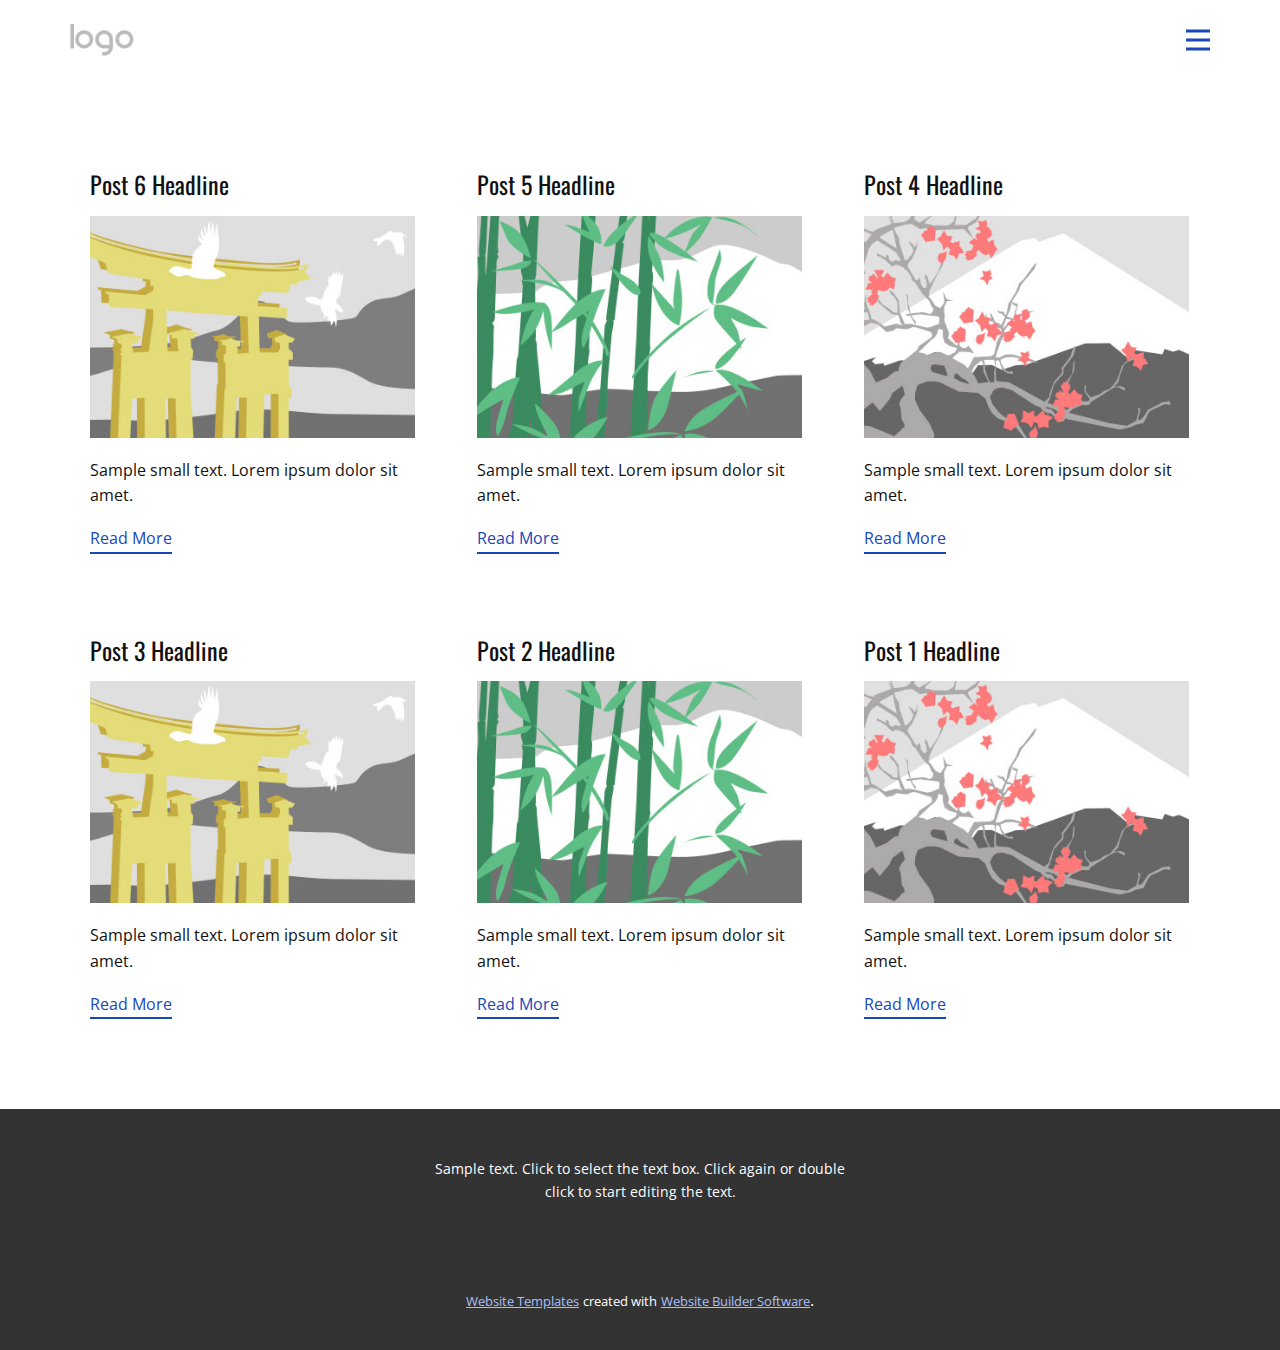
<file: blog/blog.html>
<!DOCTYPE html>
<html style="font-size: 16px;" lang="en"><head>
    <meta name="viewport" content="width=device-width, initial-scale=1.0">
    <meta charset="utf-8">
    <meta name="keywords" content="">
    <meta name="description" content="">
    <title>Blog</title>
    <link rel="stylesheet" href="../nicepage.css" media="screen">
<link rel="stylesheet" href="../Blog-Template.css" media="screen">
    <script class="u-script" type="text/javascript" src="../jquery.js" defer=""></script>
    <script class="u-script" type="text/javascript" src="../nicepage.js" defer=""></script>
    <meta name="generator" content="Nicepage 6.4.0, nicepage.com">
    <link id="u-theme-google-font" rel="stylesheet" href="https://fonts.googleapis.com/css?family=Oswald:200,300,400,500,600,700|Open+Sans:300,300i,400,400i,500,500i,600,600i,700,700i,800,800i">
    
    
    
    <script type="application/ld+json">{
		"@context": "http://schema.org",
		"@type": "Organization",
		"name": "",
		"logo": "images/default-logo.png"
}</script>
    <meta name="theme-color" content="#1847b8">
  <meta data-intl-tel-input-cdn-path="intlTelInput/"></head>
  <body data-path-to-root="./" data-include-products="false" class="u-body u-xl-mode" data-lang="en"><header class="u-clearfix u-header u-header" id="sec-8ac9"><div class="u-clearfix u-sheet u-valign-middle u-sheet-1">
        <a href="https://nicepage.com" class="u-image u-logo u-image-1">
          <img src="../images/default-logo.png" class="u-logo-image u-logo-image-1">
        </a>
        <nav class="u-menu u-menu-hamburger u-offcanvas u-menu-1" data-responsive-from="XL">
          <div class="menu-collapse" style="font-size: 1rem; letter-spacing: 0px; font-weight: 700; text-transform: uppercase;">
            <a class="u-button-style u-custom-border u-custom-border-color u-custom-borders u-custom-left-right-menu-spacing u-custom-padding-bottom u-custom-text-active-color u-custom-text-color u-custom-text-hover-color u-custom-top-bottom-menu-spacing u-nav-link u-text-active-palette-1-base u-text-hover-palette-2-base u-text-palette-1-base" href="#">
              <svg class="u-svg-link" viewBox="0 0 24 24"><use xmlns:xlink="http://www.w3.org/1999/xlink" xlink:href="#menu-hamburger"></use></svg>
              <svg class="u-svg-content" version="1.1" id="menu-hamburger" viewBox="0 0 16 16" x="0px" y="0px" xmlns:xlink="http://www.w3.org/1999/xlink" xmlns="http://www.w3.org/2000/svg"><g><rect y="1" width="16" height="2"></rect><rect y="7" width="16" height="2"></rect><rect y="13" width="16" height="2"></rect>
</g></svg>
            </a>
          </div>
          <div class="u-nav-container">
            <ul class="u-nav u-spacing-20 u-unstyled u-nav-1"><li class="u-nav-item"><a class="u-button-style u-nav-link u-text-active-palette-1-base u-text-grey-90 u-text-hover-palette-1-base" href="../Home.html" style="padding: 10px;">Home</a>
</li><li class="u-nav-item"><a class="u-button-style u-nav-link u-text-active-palette-1-base u-text-grey-90 u-text-hover-palette-1-base" href="../About.html" style="padding: 10px;">About</a>
</li></ul>
          </div>
          <div class="u-nav-container-collapse">
            <div class="u-black u-container-style u-inner-container-layout u-opacity u-opacity-95 u-sidenav">
              <div class="u-inner-container-layout u-sidenav-overflow">
                <div class="u-menu-close"></div>
                <ul class="u-align-center u-nav u-popupmenu-items u-unstyled u-nav-2"><li class="u-nav-item"><a class="u-button-style u-nav-link" href="../Home.html">Home</a>
</li><li class="u-nav-item"><a class="u-button-style u-nav-link" href="../About.html">About</a>
</li></ul>
              </div>
            </div>
            <div class="u-black u-menu-overlay u-opacity u-opacity-70"></div>
          </div>
        </nav>
      </div></header>
    <section class="u-clearfix u-section-1" id="sec-e614">
      <div class="u-clearfix u-sheet u-valign-middle u-sheet-1"><!--blog--><!--blog_options_json--><!--{"type":"Recent","source":"","tags":"","count":""}--><!--/blog_options_json-->
        <div class="u-blog u-expanded-width u-repeater u-repeater-1"><!--blog_post-->
          <div class="u-blog-post u-container-style u-repeater-item u-white u-repeater-item-1">
            <div class="u-container-layout u-similar-container u-valign-top u-container-layout-1"><!--blog_post_header-->
              <h4 class="u-blog-control u-text u-text-1">
                <a class="u-post-header-link" href="../blog/post-5.html">Post 6 Headline</a>
              </h4><!--/blog_post_header--><!--blog_post_image-->
              <a class="u-post-header-link" href="../blog/post-5.html"><img alt="" class="u-blog-control u-expanded-width u-image u-image-default u-image-1" src="../images/8ad73f3c.jpeg"></a><!--/blog_post_image--><!--blog_post_content-->
              <div class="u-blog-control u-post-content u-text u-text-2 fr-view">Sample small text. Lorem ipsum dolor sit amet.</div><!--/blog_post_content--><!--blog_post_readmore-->
              <a href="../blog/post-5.html" class="u-blog-control u-border-2 u-border-palette-1-base u-btn u-btn-rectangle u-button-style u-none u-btn-1"><!--blog_post_readmore_content--><!--options_json--><!--{"content":"","defaultValue":"Read More"}--><!--/options_json-->Read More<!--/blog_post_readmore_content--></a><!--/blog_post_readmore-->
            </div>
          </div><div class="u-blog-post u-container-style u-repeater-item u-video-cover u-white">
            <div class="u-container-layout u-similar-container u-valign-top u-container-layout-2"><!--blog_post_header-->
              <h4 class="u-blog-control u-text u-text-3">
                <a class="u-post-header-link" href="../blog/post-4.html">Post 5 Headline</a>
              </h4><!--/blog_post_header--><!--blog_post_image-->
              <a class="u-post-header-link" href="../blog/post-4.html"><img alt="" class="u-blog-control u-expanded-width u-image u-image-default u-image-2" src="../images/68f64b9d.jpeg"></a><!--/blog_post_image--><!--blog_post_content-->
              <div class="u-blog-control u-post-content u-text u-text-4 fr-view">Sample small text. Lorem ipsum dolor sit amet.</div><!--/blog_post_content--><!--blog_post_readmore-->
              <a href="../blog/post-4.html" class="u-blog-control u-border-2 u-border-palette-1-base u-btn u-btn-rectangle u-button-style u-none u-btn-2"><!--blog_post_readmore_content--><!--options_json--><!--{"content":"","defaultValue":"Read More"}--><!--/options_json-->Read More<!--/blog_post_readmore_content--></a><!--/blog_post_readmore-->
            </div>
          </div><div class="u-blog-post u-container-style u-repeater-item u-video-cover u-white">
            <div class="u-container-layout u-similar-container u-valign-top u-container-layout-3"><!--blog_post_header-->
              <h4 class="u-blog-control u-text u-text-5">
                <a class="u-post-header-link" href="../blog/post-3.html">Post 4 Headline</a>
              </h4><!--/blog_post_header--><!--blog_post_image-->
              <a class="u-post-header-link" href="../blog/post-3.html"><img alt="" class="u-blog-control u-expanded-width u-image u-image-default u-image-3" src="../images/0fd3416c.jpeg"></a><!--/blog_post_image--><!--blog_post_content-->
              <div class="u-blog-control u-post-content u-text u-text-6 fr-view">Sample small text. Lorem ipsum dolor sit amet.</div><!--/blog_post_content--><!--blog_post_readmore-->
              <a href="../blog/post-3.html" class="u-blog-control u-border-2 u-border-palette-1-base u-btn u-btn-rectangle u-button-style u-none u-btn-3"><!--blog_post_readmore_content--><!--options_json--><!--{"content":"","defaultValue":"Read More"}--><!--/options_json-->Read More<!--/blog_post_readmore_content--></a><!--/blog_post_readmore-->
            </div>
          </div><div class="u-blog-post u-container-style u-repeater-item u-white u-repeater-item-1">
            <div class="u-container-layout u-similar-container u-valign-top u-container-layout-1"><!--blog_post_header-->
              <h4 class="u-blog-control u-text u-text-1">
                <a class="u-post-header-link" href="../blog/post-2.html">Post 3 Headline</a>
              </h4><!--/blog_post_header--><!--blog_post_image-->
              <a class="u-post-header-link" href="../blog/post-2.html"><img alt="" class="u-blog-control u-expanded-width u-image u-image-default u-image-1" src="../images/8ad73f3c.jpeg"></a><!--/blog_post_image--><!--blog_post_content-->
              <div class="u-blog-control u-post-content u-text u-text-2 fr-view">Sample small text. Lorem ipsum dolor sit amet.</div><!--/blog_post_content--><!--blog_post_readmore-->
              <a href="../blog/post-2.html" class="u-blog-control u-border-2 u-border-palette-1-base u-btn u-btn-rectangle u-button-style u-none u-btn-1"><!--blog_post_readmore_content--><!--options_json--><!--{"content":"","defaultValue":"Read More"}--><!--/options_json-->Read More<!--/blog_post_readmore_content--></a><!--/blog_post_readmore-->
            </div>
          </div><div class="u-blog-post u-container-style u-repeater-item u-video-cover u-white">
            <div class="u-container-layout u-similar-container u-valign-top u-container-layout-2"><!--blog_post_header-->
              <h4 class="u-blog-control u-text u-text-3">
                <a class="u-post-header-link" href="../blog/post-1.html">Post 2 Headline</a>
              </h4><!--/blog_post_header--><!--blog_post_image-->
              <a class="u-post-header-link" href="../blog/post-1.html"><img alt="" class="u-blog-control u-expanded-width u-image u-image-default u-image-2" src="../images/68f64b9d.jpeg"></a><!--/blog_post_image--><!--blog_post_content-->
              <div class="u-blog-control u-post-content u-text u-text-4 fr-view">Sample small text. Lorem ipsum dolor sit amet.</div><!--/blog_post_content--><!--blog_post_readmore-->
              <a href="../blog/post-1.html" class="u-blog-control u-border-2 u-border-palette-1-base u-btn u-btn-rectangle u-button-style u-none u-btn-2"><!--blog_post_readmore_content--><!--options_json--><!--{"content":"","defaultValue":"Read More"}--><!--/options_json-->Read More<!--/blog_post_readmore_content--></a><!--/blog_post_readmore-->
            </div>
          </div><div class="u-blog-post u-container-style u-repeater-item u-video-cover u-white">
            <div class="u-container-layout u-similar-container u-valign-top u-container-layout-3"><!--blog_post_header-->
              <h4 class="u-blog-control u-text u-text-5">
                <a class="u-post-header-link" href="../blog/post.html">Post 1 Headline</a>
              </h4><!--/blog_post_header--><!--blog_post_image-->
              <a class="u-post-header-link" href="../blog/post.html"><img alt="" class="u-blog-control u-expanded-width u-image u-image-default u-image-3" src="../images/0fd3416c.jpeg"></a><!--/blog_post_image--><!--blog_post_content-->
              <div class="u-blog-control u-post-content u-text u-text-6 fr-view">Sample small text. Lorem ipsum dolor sit amet.</div><!--/blog_post_content--><!--blog_post_readmore-->
              <a href="../blog/post.html" class="u-blog-control u-border-2 u-border-palette-1-base u-btn u-btn-rectangle u-button-style u-none u-btn-3"><!--blog_post_readmore_content--><!--options_json--><!--{"content":"","defaultValue":"Read More"}--><!--/options_json-->Read More<!--/blog_post_readmore_content--></a><!--/blog_post_readmore-->
            </div>
          </div><!--/blog_post--><!--blog_post-->
          <!--/blog_post--><!--blog_post-->
          <!--/blog_post-->
        </div><!--/blog-->
      </div>
    </section>
    
    
    
    <footer class="u-align-center u-clearfix u-footer u-grey-80 u-footer" id="sec-60e0"><div class="u-clearfix u-sheet u-sheet-1">
        <p class="u-small-text u-text u-text-variant u-text-1">Sample text. Click to select the text box. Click again or double click to start editing the text.</p>
      </div></footer>
    <section class="u-backlink u-clearfix u-grey-80">
      <a class="u-link" href="https://nicepage.com/website-templates" target="_blank">
        <span>Website Templates</span>
      </a>
      <p class="u-text">
        <span>created with</span>
      </p>
      <a class="u-link" href="" target="_blank">
        <span>Website Builder Software</span>
      </a>. 
    </section>
  
</body></html>
</file>
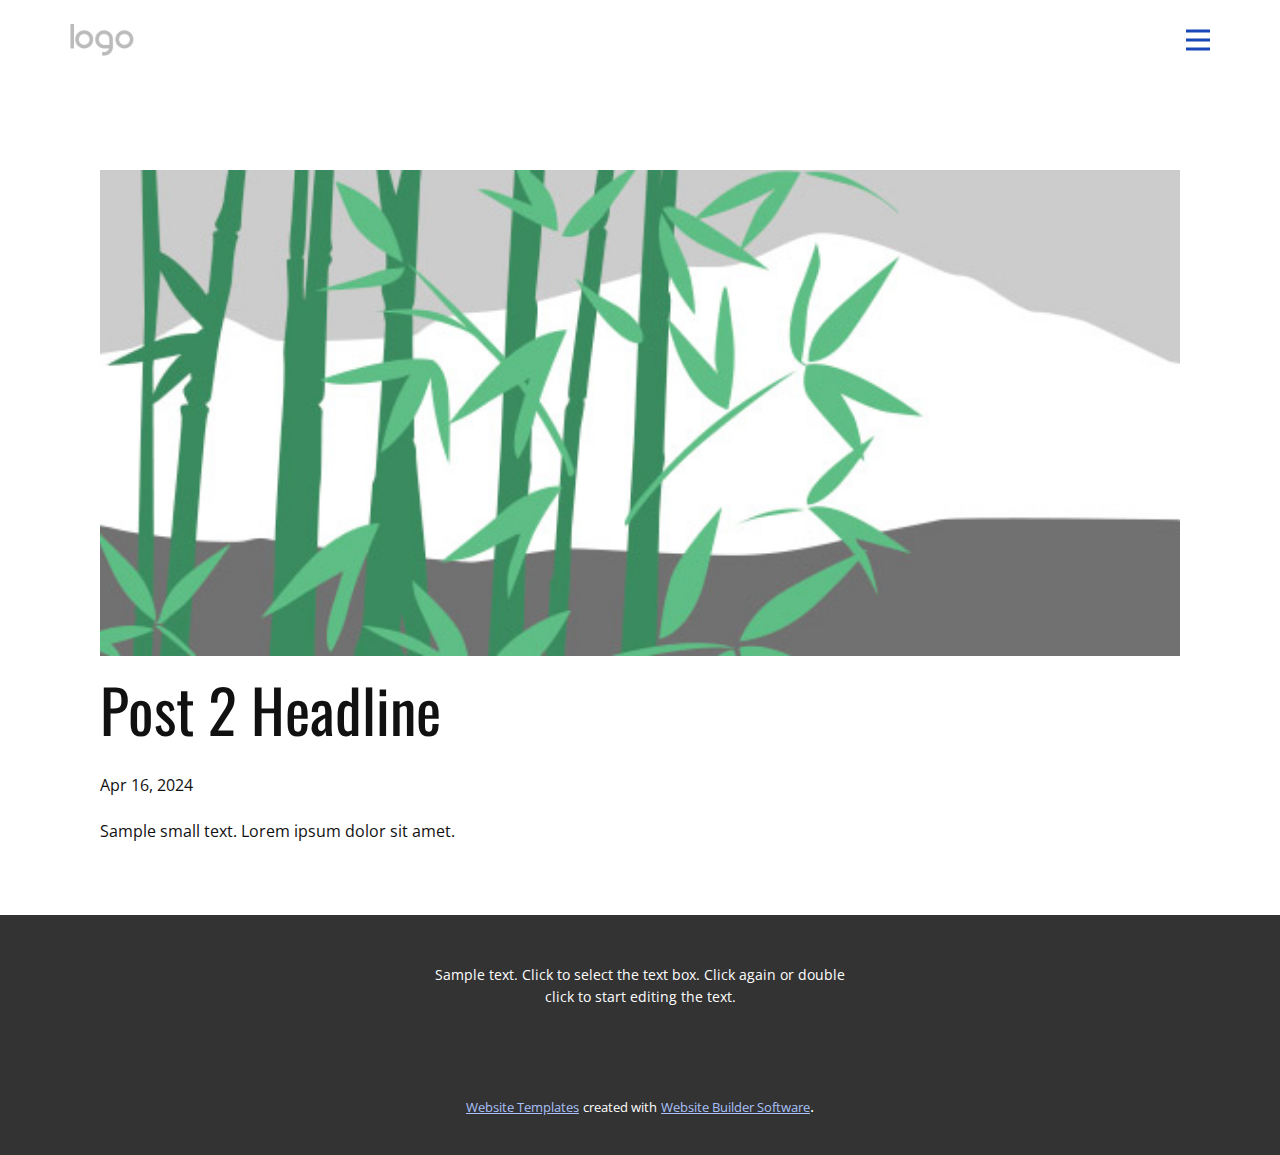
<file: blog/post-1.html>
<!DOCTYPE html>
<html style="font-size: 16px;" lang="en"><head>
    <meta name="viewport" content="width=device-width, initial-scale=1.0">
    <meta charset="utf-8">
    <meta name="keywords" content="Post 1 Headline">
    <meta name="description" content="">
    <title>Post 2 Headline</title>
    <link rel="stylesheet" href="../nicepage.css" media="screen">
<link rel="stylesheet" href="../Post-Template.css" media="screen">
    <script class="u-script" type="text/javascript" src="../jquery.js" defer=""></script>
    <script class="u-script" type="text/javascript" src="../nicepage.js" defer=""></script>
    <meta name="generator" content="Nicepage 6.4.0, nicepage.com">
    <link id="u-theme-google-font" rel="stylesheet" href="https://fonts.googleapis.com/css?family=Oswald:200,300,400,500,600,700|Open+Sans:300,300i,400,400i,500,500i,600,600i,700,700i,800,800i">
    
    
    
    <script type="application/ld+json">{
		"@context": "http://schema.org",
		"@type": "Organization",
		"name": "",
		"logo": "images/default-logo.png"
}</script>
    <meta name="theme-color" content="#1847b8">
  <meta data-intl-tel-input-cdn-path="intlTelInput/"></head>
  <body data-path-to-root="./" data-include-products="false" class="u-body u-xl-mode" data-lang="en"><header class="u-clearfix u-header u-header" id="sec-8ac9"><div class="u-clearfix u-sheet u-valign-middle u-sheet-1">
        <a href="https://nicepage.com" class="u-image u-logo u-image-1">
          <img src="../images/default-logo.png" class="u-logo-image u-logo-image-1">
        </a>
        <nav class="u-menu u-menu-hamburger u-offcanvas u-menu-1" data-responsive-from="XL">
          <div class="menu-collapse" style="font-size: 1rem; letter-spacing: 0px; font-weight: 700; text-transform: uppercase;">
            <a class="u-button-style u-custom-border u-custom-border-color u-custom-borders u-custom-left-right-menu-spacing u-custom-padding-bottom u-custom-text-active-color u-custom-text-color u-custom-text-hover-color u-custom-top-bottom-menu-spacing u-nav-link u-text-active-palette-1-base u-text-hover-palette-2-base u-text-palette-1-base" href="#">
              <svg class="u-svg-link" viewBox="0 0 24 24"><use xmlns:xlink="http://www.w3.org/1999/xlink" xlink:href="#menu-hamburger"></use></svg>
              <svg class="u-svg-content" version="1.1" id="menu-hamburger" viewBox="0 0 16 16" x="0px" y="0px" xmlns:xlink="http://www.w3.org/1999/xlink" xmlns="http://www.w3.org/2000/svg"><g><rect y="1" width="16" height="2"></rect><rect y="7" width="16" height="2"></rect><rect y="13" width="16" height="2"></rect>
</g></svg>
            </a>
          </div>
          <div class="u-nav-container">
            <ul class="u-nav u-spacing-20 u-unstyled u-nav-1"><li class="u-nav-item"><a class="u-button-style u-nav-link u-text-active-palette-1-base u-text-grey-90 u-text-hover-palette-1-base" href="../Home.html" style="padding: 10px;">Home</a>
</li><li class="u-nav-item"><a class="u-button-style u-nav-link u-text-active-palette-1-base u-text-grey-90 u-text-hover-palette-1-base" href="../About.html" style="padding: 10px;">About</a>
</li></ul>
          </div>
          <div class="u-nav-container-collapse">
            <div class="u-black u-container-style u-inner-container-layout u-opacity u-opacity-95 u-sidenav">
              <div class="u-inner-container-layout u-sidenav-overflow">
                <div class="u-menu-close"></div>
                <ul class="u-align-center u-nav u-popupmenu-items u-unstyled u-nav-2"><li class="u-nav-item"><a class="u-button-style u-nav-link" href="../Home.html">Home</a>
</li><li class="u-nav-item"><a class="u-button-style u-nav-link" href="../About.html">About</a>
</li></ul>
              </div>
            </div>
            <div class="u-black u-menu-overlay u-opacity u-opacity-70"></div>
          </div>
        </nav>
      </div></header>
    <section class="u-align-center u-clearfix u-section-1" id="sec-d714">
      <div class="u-clearfix u-sheet u-valign-middle-md u-valign-middle-sm u-valign-middle-xs u-sheet-1"><!--post_details--><!--post_details_options_json--><!--{"source":""}--><!--/post_details_options_json--><!--blog_post-->
        <div class="u-container-style u-expanded-width u-post-details u-post-details-1">
          <div class="u-container-layout u-valign-middle u-container-layout-1"><!--blog_post_image-->
            <img alt="" class="u-blog-control u-expanded-width u-image u-image-default u-image-1" src="../images/68f64b9d.jpeg"><!--/blog_post_image--><!--blog_post_header-->
            <h2 class="u-blog-control u-text u-text-1">Post 2 Headline</h2><!--/blog_post_header--><!--blog_post_metadata-->
            <div class="u-blog-control u-metadata u-metadata-1"><!--blog_post_metadata_date-->
              <span class="u-meta-date u-meta-icon">Apr 16, 2024</span><!--/blog_post_metadata_date--><!--blog_post_metadata_category-->
              <!--/blog_post_metadata_category--><!--blog_post_metadata_comments-->
              <!--/blog_post_metadata_comments-->
            </div><!--/blog_post_metadata--><!--blog_post_content-->
            <div class="u-align-justify u-blog-control u-post-content u-text u-text-2 fr-view">
  Sample small text. Lorem ipsum dolor sit amet.
  </div><!--/blog_post_content-->
          </div>
        </div><!--/blog_post--><!--/post_details-->
      </div>
    </section>
    
    
    
    <footer class="u-align-center u-clearfix u-footer u-grey-80 u-footer" id="sec-60e0"><div class="u-clearfix u-sheet u-sheet-1">
        <p class="u-small-text u-text u-text-variant u-text-1">Sample text. Click to select the text box. Click again or double click to start editing the text.</p>
      </div></footer>
    <section class="u-backlink u-clearfix u-grey-80">
      <a class="u-link" href="https://nicepage.com/website-templates" target="_blank">
        <span>Website Templates</span>
      </a>
      <p class="u-text">
        <span>created with</span>
      </p>
      <a class="u-link" href="" target="_blank">
        <span>Website Builder Software</span>
      </a>. 
    </section>
  
</body></html>
</file>
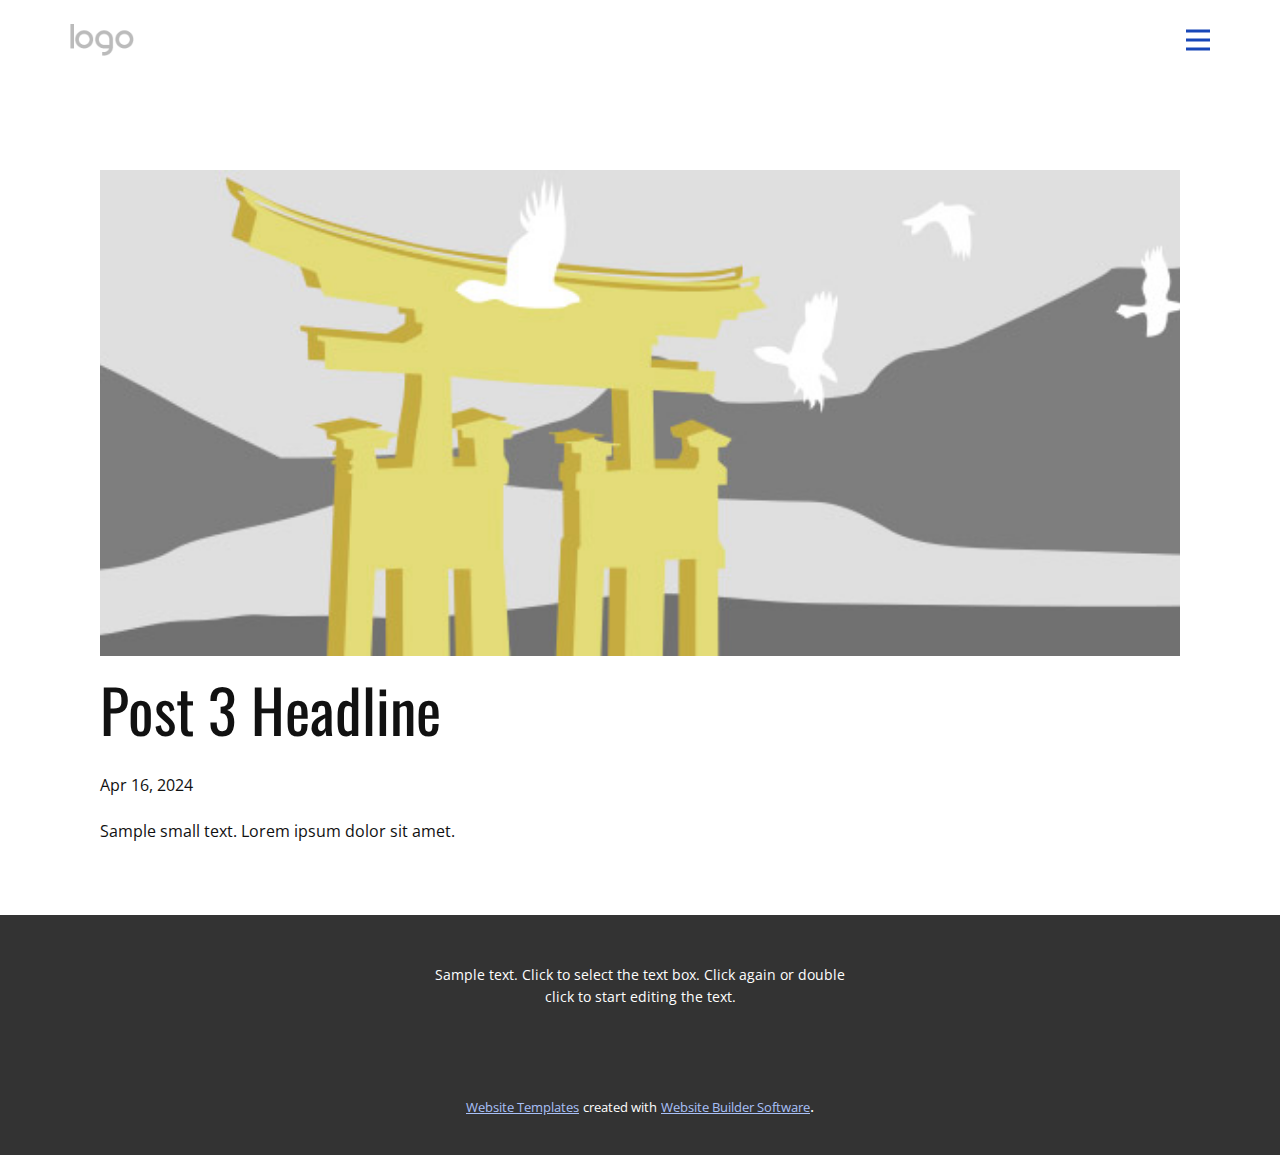
<file: blog/post-2.html>
<!DOCTYPE html>
<html style="font-size: 16px;" lang="en"><head>
    <meta name="viewport" content="width=device-width, initial-scale=1.0">
    <meta charset="utf-8">
    <meta name="keywords" content="Post 1 Headline">
    <meta name="description" content="">
    <title>Post 3 Headline</title>
    <link rel="stylesheet" href="../nicepage.css" media="screen">
<link rel="stylesheet" href="../Post-Template.css" media="screen">
    <script class="u-script" type="text/javascript" src="../jquery.js" defer=""></script>
    <script class="u-script" type="text/javascript" src="../nicepage.js" defer=""></script>
    <meta name="generator" content="Nicepage 6.4.0, nicepage.com">
    <link id="u-theme-google-font" rel="stylesheet" href="https://fonts.googleapis.com/css?family=Oswald:200,300,400,500,600,700|Open+Sans:300,300i,400,400i,500,500i,600,600i,700,700i,800,800i">
    
    
    
    <script type="application/ld+json">{
		"@context": "http://schema.org",
		"@type": "Organization",
		"name": "",
		"logo": "images/default-logo.png"
}</script>
    <meta name="theme-color" content="#1847b8">
  <meta data-intl-tel-input-cdn-path="intlTelInput/"></head>
  <body data-path-to-root="./" data-include-products="false" class="u-body u-xl-mode" data-lang="en"><header class="u-clearfix u-header u-header" id="sec-8ac9"><div class="u-clearfix u-sheet u-valign-middle u-sheet-1">
        <a href="https://nicepage.com" class="u-image u-logo u-image-1">
          <img src="../images/default-logo.png" class="u-logo-image u-logo-image-1">
        </a>
        <nav class="u-menu u-menu-hamburger u-offcanvas u-menu-1" data-responsive-from="XL">
          <div class="menu-collapse" style="font-size: 1rem; letter-spacing: 0px; font-weight: 700; text-transform: uppercase;">
            <a class="u-button-style u-custom-border u-custom-border-color u-custom-borders u-custom-left-right-menu-spacing u-custom-padding-bottom u-custom-text-active-color u-custom-text-color u-custom-text-hover-color u-custom-top-bottom-menu-spacing u-nav-link u-text-active-palette-1-base u-text-hover-palette-2-base u-text-palette-1-base" href="#">
              <svg class="u-svg-link" viewBox="0 0 24 24"><use xmlns:xlink="http://www.w3.org/1999/xlink" xlink:href="#menu-hamburger"></use></svg>
              <svg class="u-svg-content" version="1.1" id="menu-hamburger" viewBox="0 0 16 16" x="0px" y="0px" xmlns:xlink="http://www.w3.org/1999/xlink" xmlns="http://www.w3.org/2000/svg"><g><rect y="1" width="16" height="2"></rect><rect y="7" width="16" height="2"></rect><rect y="13" width="16" height="2"></rect>
</g></svg>
            </a>
          </div>
          <div class="u-nav-container">
            <ul class="u-nav u-spacing-20 u-unstyled u-nav-1"><li class="u-nav-item"><a class="u-button-style u-nav-link u-text-active-palette-1-base u-text-grey-90 u-text-hover-palette-1-base" href="../Home.html" style="padding: 10px;">Home</a>
</li><li class="u-nav-item"><a class="u-button-style u-nav-link u-text-active-palette-1-base u-text-grey-90 u-text-hover-palette-1-base" href="../About.html" style="padding: 10px;">About</a>
</li></ul>
          </div>
          <div class="u-nav-container-collapse">
            <div class="u-black u-container-style u-inner-container-layout u-opacity u-opacity-95 u-sidenav">
              <div class="u-inner-container-layout u-sidenav-overflow">
                <div class="u-menu-close"></div>
                <ul class="u-align-center u-nav u-popupmenu-items u-unstyled u-nav-2"><li class="u-nav-item"><a class="u-button-style u-nav-link" href="../Home.html">Home</a>
</li><li class="u-nav-item"><a class="u-button-style u-nav-link" href="../About.html">About</a>
</li></ul>
              </div>
            </div>
            <div class="u-black u-menu-overlay u-opacity u-opacity-70"></div>
          </div>
        </nav>
      </div></header>
    <section class="u-align-center u-clearfix u-section-1" id="sec-d714">
      <div class="u-clearfix u-sheet u-valign-middle-md u-valign-middle-sm u-valign-middle-xs u-sheet-1"><!--post_details--><!--post_details_options_json--><!--{"source":""}--><!--/post_details_options_json--><!--blog_post-->
        <div class="u-container-style u-expanded-width u-post-details u-post-details-1">
          <div class="u-container-layout u-valign-middle u-container-layout-1"><!--blog_post_image-->
            <img alt="" class="u-blog-control u-expanded-width u-image u-image-default u-image-1" src="../images/8ad73f3c.jpeg"><!--/blog_post_image--><!--blog_post_header-->
            <h2 class="u-blog-control u-text u-text-1">Post 3 Headline</h2><!--/blog_post_header--><!--blog_post_metadata-->
            <div class="u-blog-control u-metadata u-metadata-1"><!--blog_post_metadata_date-->
              <span class="u-meta-date u-meta-icon">Apr 16, 2024</span><!--/blog_post_metadata_date--><!--blog_post_metadata_category-->
              <!--/blog_post_metadata_category--><!--blog_post_metadata_comments-->
              <!--/blog_post_metadata_comments-->
            </div><!--/blog_post_metadata--><!--blog_post_content-->
            <div class="u-align-justify u-blog-control u-post-content u-text u-text-2 fr-view">
  Sample small text. Lorem ipsum dolor sit amet.
  </div><!--/blog_post_content-->
          </div>
        </div><!--/blog_post--><!--/post_details-->
      </div>
    </section>
    
    
    
    <footer class="u-align-center u-clearfix u-footer u-grey-80 u-footer" id="sec-60e0"><div class="u-clearfix u-sheet u-sheet-1">
        <p class="u-small-text u-text u-text-variant u-text-1">Sample text. Click to select the text box. Click again or double click to start editing the text.</p>
      </div></footer>
    <section class="u-backlink u-clearfix u-grey-80">
      <a class="u-link" href="https://nicepage.com/website-templates" target="_blank">
        <span>Website Templates</span>
      </a>
      <p class="u-text">
        <span>created with</span>
      </p>
      <a class="u-link" href="" target="_blank">
        <span>Website Builder Software</span>
      </a>. 
    </section>
  
</body></html>
</file>
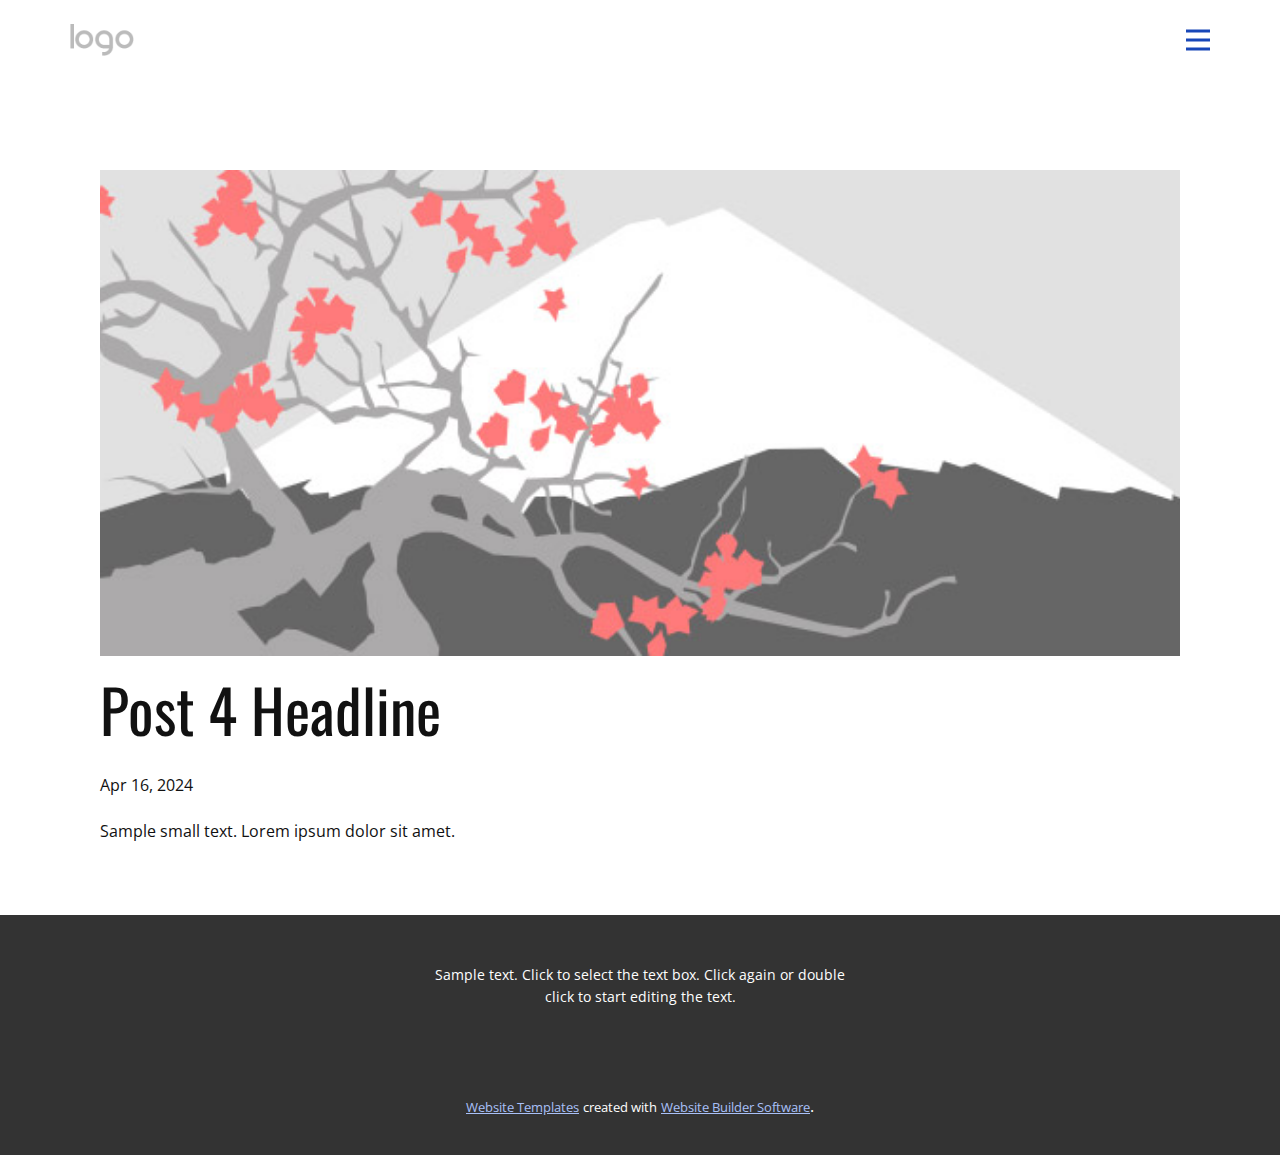
<file: blog/post-3.html>
<!DOCTYPE html>
<html style="font-size: 16px;" lang="en"><head>
    <meta name="viewport" content="width=device-width, initial-scale=1.0">
    <meta charset="utf-8">
    <meta name="keywords" content="Post 1 Headline">
    <meta name="description" content="">
    <title>Post 4 Headline</title>
    <link rel="stylesheet" href="../nicepage.css" media="screen">
<link rel="stylesheet" href="../Post-Template.css" media="screen">
    <script class="u-script" type="text/javascript" src="../jquery.js" defer=""></script>
    <script class="u-script" type="text/javascript" src="../nicepage.js" defer=""></script>
    <meta name="generator" content="Nicepage 6.4.0, nicepage.com">
    <link id="u-theme-google-font" rel="stylesheet" href="https://fonts.googleapis.com/css?family=Oswald:200,300,400,500,600,700|Open+Sans:300,300i,400,400i,500,500i,600,600i,700,700i,800,800i">
    
    
    
    <script type="application/ld+json">{
		"@context": "http://schema.org",
		"@type": "Organization",
		"name": "",
		"logo": "images/default-logo.png"
}</script>
    <meta name="theme-color" content="#1847b8">
  <meta data-intl-tel-input-cdn-path="intlTelInput/"></head>
  <body data-path-to-root="./" data-include-products="false" class="u-body u-xl-mode" data-lang="en"><header class="u-clearfix u-header u-header" id="sec-8ac9"><div class="u-clearfix u-sheet u-valign-middle u-sheet-1">
        <a href="https://nicepage.com" class="u-image u-logo u-image-1">
          <img src="../images/default-logo.png" class="u-logo-image u-logo-image-1">
        </a>
        <nav class="u-menu u-menu-hamburger u-offcanvas u-menu-1" data-responsive-from="XL">
          <div class="menu-collapse" style="font-size: 1rem; letter-spacing: 0px; font-weight: 700; text-transform: uppercase;">
            <a class="u-button-style u-custom-border u-custom-border-color u-custom-borders u-custom-left-right-menu-spacing u-custom-padding-bottom u-custom-text-active-color u-custom-text-color u-custom-text-hover-color u-custom-top-bottom-menu-spacing u-nav-link u-text-active-palette-1-base u-text-hover-palette-2-base u-text-palette-1-base" href="#">
              <svg class="u-svg-link" viewBox="0 0 24 24"><use xmlns:xlink="http://www.w3.org/1999/xlink" xlink:href="#menu-hamburger"></use></svg>
              <svg class="u-svg-content" version="1.1" id="menu-hamburger" viewBox="0 0 16 16" x="0px" y="0px" xmlns:xlink="http://www.w3.org/1999/xlink" xmlns="http://www.w3.org/2000/svg"><g><rect y="1" width="16" height="2"></rect><rect y="7" width="16" height="2"></rect><rect y="13" width="16" height="2"></rect>
</g></svg>
            </a>
          </div>
          <div class="u-nav-container">
            <ul class="u-nav u-spacing-20 u-unstyled u-nav-1"><li class="u-nav-item"><a class="u-button-style u-nav-link u-text-active-palette-1-base u-text-grey-90 u-text-hover-palette-1-base" href="../Home.html" style="padding: 10px;">Home</a>
</li><li class="u-nav-item"><a class="u-button-style u-nav-link u-text-active-palette-1-base u-text-grey-90 u-text-hover-palette-1-base" href="../About.html" style="padding: 10px;">About</a>
</li></ul>
          </div>
          <div class="u-nav-container-collapse">
            <div class="u-black u-container-style u-inner-container-layout u-opacity u-opacity-95 u-sidenav">
              <div class="u-inner-container-layout u-sidenav-overflow">
                <div class="u-menu-close"></div>
                <ul class="u-align-center u-nav u-popupmenu-items u-unstyled u-nav-2"><li class="u-nav-item"><a class="u-button-style u-nav-link" href="../Home.html">Home</a>
</li><li class="u-nav-item"><a class="u-button-style u-nav-link" href="../About.html">About</a>
</li></ul>
              </div>
            </div>
            <div class="u-black u-menu-overlay u-opacity u-opacity-70"></div>
          </div>
        </nav>
      </div></header>
    <section class="u-align-center u-clearfix u-section-1" id="sec-d714">
      <div class="u-clearfix u-sheet u-valign-middle-md u-valign-middle-sm u-valign-middle-xs u-sheet-1"><!--post_details--><!--post_details_options_json--><!--{"source":""}--><!--/post_details_options_json--><!--blog_post-->
        <div class="u-container-style u-expanded-width u-post-details u-post-details-1">
          <div class="u-container-layout u-valign-middle u-container-layout-1"><!--blog_post_image-->
            <img alt="" class="u-blog-control u-expanded-width u-image u-image-default u-image-1" src="../images/0fd3416c.jpeg"><!--/blog_post_image--><!--blog_post_header-->
            <h2 class="u-blog-control u-text u-text-1">Post 4 Headline</h2><!--/blog_post_header--><!--blog_post_metadata-->
            <div class="u-blog-control u-metadata u-metadata-1"><!--blog_post_metadata_date-->
              <span class="u-meta-date u-meta-icon">Apr 16, 2024</span><!--/blog_post_metadata_date--><!--blog_post_metadata_category-->
              <!--/blog_post_metadata_category--><!--blog_post_metadata_comments-->
              <!--/blog_post_metadata_comments-->
            </div><!--/blog_post_metadata--><!--blog_post_content-->
            <div class="u-align-justify u-blog-control u-post-content u-text u-text-2 fr-view">
  Sample small text. Lorem ipsum dolor sit amet.
  </div><!--/blog_post_content-->
          </div>
        </div><!--/blog_post--><!--/post_details-->
      </div>
    </section>
    
    
    
    <footer class="u-align-center u-clearfix u-footer u-grey-80 u-footer" id="sec-60e0"><div class="u-clearfix u-sheet u-sheet-1">
        <p class="u-small-text u-text u-text-variant u-text-1">Sample text. Click to select the text box. Click again or double click to start editing the text.</p>
      </div></footer>
    <section class="u-backlink u-clearfix u-grey-80">
      <a class="u-link" href="https://nicepage.com/website-templates" target="_blank">
        <span>Website Templates</span>
      </a>
      <p class="u-text">
        <span>created with</span>
      </p>
      <a class="u-link" href="" target="_blank">
        <span>Website Builder Software</span>
      </a>. 
    </section>
  
</body></html>
</file>
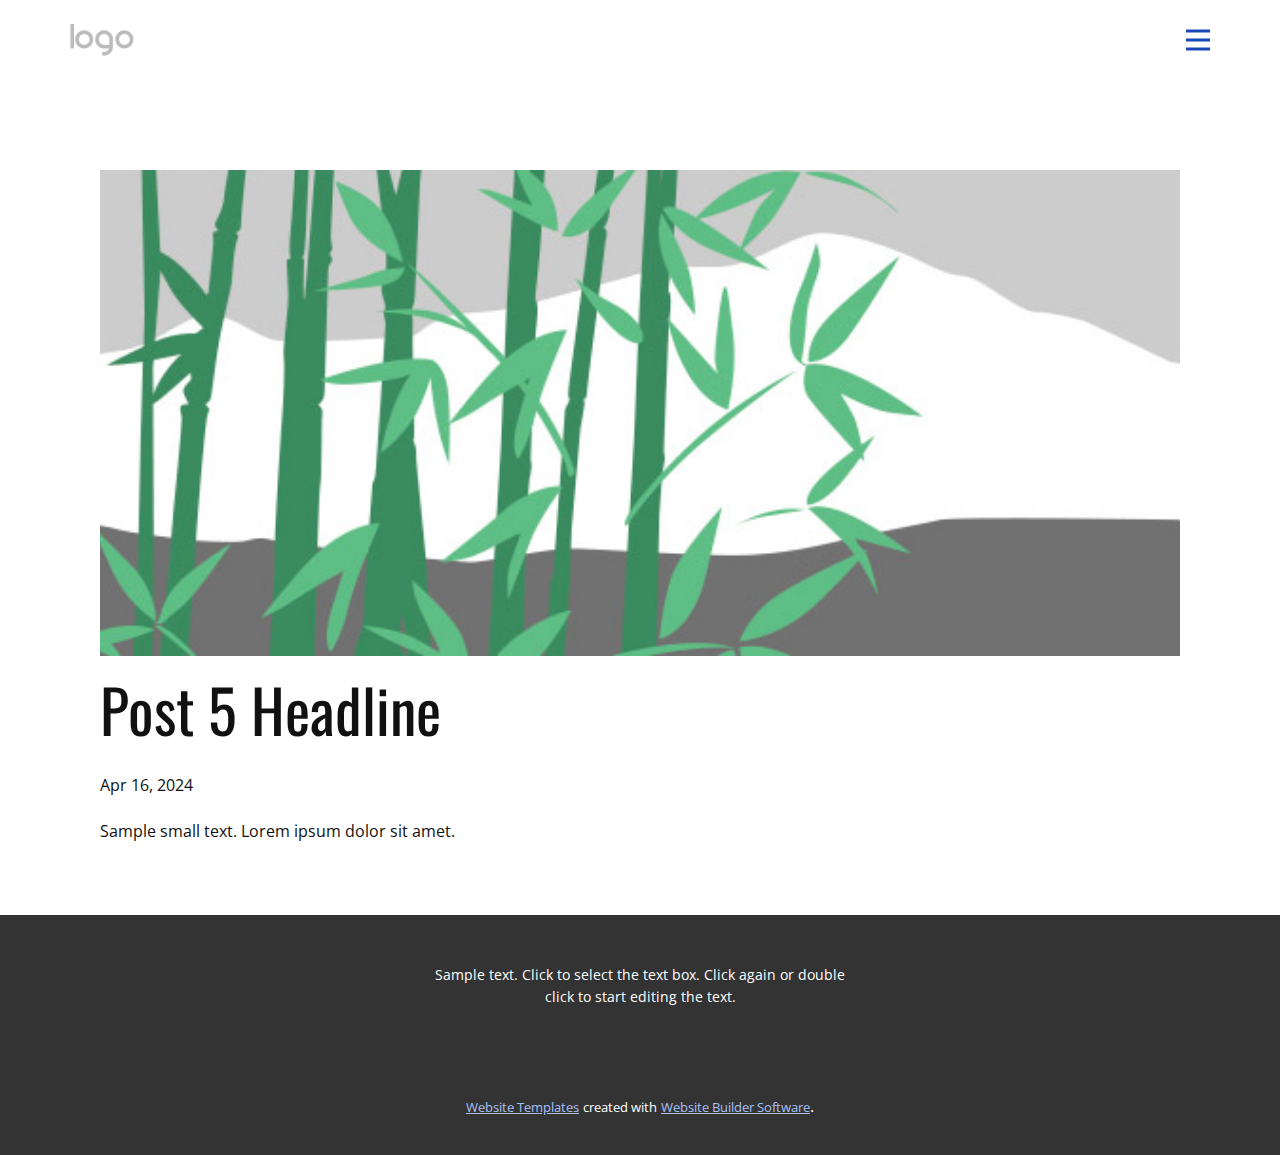
<file: blog/post-4.html>
<!DOCTYPE html>
<html style="font-size: 16px;" lang="en"><head>
    <meta name="viewport" content="width=device-width, initial-scale=1.0">
    <meta charset="utf-8">
    <meta name="keywords" content="Post 1 Headline">
    <meta name="description" content="">
    <title>Post 5 Headline</title>
    <link rel="stylesheet" href="../nicepage.css" media="screen">
<link rel="stylesheet" href="../Post-Template.css" media="screen">
    <script class="u-script" type="text/javascript" src="../jquery.js" defer=""></script>
    <script class="u-script" type="text/javascript" src="../nicepage.js" defer=""></script>
    <meta name="generator" content="Nicepage 6.4.0, nicepage.com">
    <link id="u-theme-google-font" rel="stylesheet" href="https://fonts.googleapis.com/css?family=Oswald:200,300,400,500,600,700|Open+Sans:300,300i,400,400i,500,500i,600,600i,700,700i,800,800i">
    
    
    
    <script type="application/ld+json">{
		"@context": "http://schema.org",
		"@type": "Organization",
		"name": "",
		"logo": "images/default-logo.png"
}</script>
    <meta name="theme-color" content="#1847b8">
  <meta data-intl-tel-input-cdn-path="intlTelInput/"></head>
  <body data-path-to-root="./" data-include-products="false" class="u-body u-xl-mode" data-lang="en"><header class="u-clearfix u-header u-header" id="sec-8ac9"><div class="u-clearfix u-sheet u-valign-middle u-sheet-1">
        <a href="https://nicepage.com" class="u-image u-logo u-image-1">
          <img src="../images/default-logo.png" class="u-logo-image u-logo-image-1">
        </a>
        <nav class="u-menu u-menu-hamburger u-offcanvas u-menu-1" data-responsive-from="XL">
          <div class="menu-collapse" style="font-size: 1rem; letter-spacing: 0px; font-weight: 700; text-transform: uppercase;">
            <a class="u-button-style u-custom-border u-custom-border-color u-custom-borders u-custom-left-right-menu-spacing u-custom-padding-bottom u-custom-text-active-color u-custom-text-color u-custom-text-hover-color u-custom-top-bottom-menu-spacing u-nav-link u-text-active-palette-1-base u-text-hover-palette-2-base u-text-palette-1-base" href="#">
              <svg class="u-svg-link" viewBox="0 0 24 24"><use xmlns:xlink="http://www.w3.org/1999/xlink" xlink:href="#menu-hamburger"></use></svg>
              <svg class="u-svg-content" version="1.1" id="menu-hamburger" viewBox="0 0 16 16" x="0px" y="0px" xmlns:xlink="http://www.w3.org/1999/xlink" xmlns="http://www.w3.org/2000/svg"><g><rect y="1" width="16" height="2"></rect><rect y="7" width="16" height="2"></rect><rect y="13" width="16" height="2"></rect>
</g></svg>
            </a>
          </div>
          <div class="u-nav-container">
            <ul class="u-nav u-spacing-20 u-unstyled u-nav-1"><li class="u-nav-item"><a class="u-button-style u-nav-link u-text-active-palette-1-base u-text-grey-90 u-text-hover-palette-1-base" href="../Home.html" style="padding: 10px;">Home</a>
</li><li class="u-nav-item"><a class="u-button-style u-nav-link u-text-active-palette-1-base u-text-grey-90 u-text-hover-palette-1-base" href="../About.html" style="padding: 10px;">About</a>
</li></ul>
          </div>
          <div class="u-nav-container-collapse">
            <div class="u-black u-container-style u-inner-container-layout u-opacity u-opacity-95 u-sidenav">
              <div class="u-inner-container-layout u-sidenav-overflow">
                <div class="u-menu-close"></div>
                <ul class="u-align-center u-nav u-popupmenu-items u-unstyled u-nav-2"><li class="u-nav-item"><a class="u-button-style u-nav-link" href="../Home.html">Home</a>
</li><li class="u-nav-item"><a class="u-button-style u-nav-link" href="../About.html">About</a>
</li></ul>
              </div>
            </div>
            <div class="u-black u-menu-overlay u-opacity u-opacity-70"></div>
          </div>
        </nav>
      </div></header>
    <section class="u-align-center u-clearfix u-section-1" id="sec-d714">
      <div class="u-clearfix u-sheet u-valign-middle-md u-valign-middle-sm u-valign-middle-xs u-sheet-1"><!--post_details--><!--post_details_options_json--><!--{"source":""}--><!--/post_details_options_json--><!--blog_post-->
        <div class="u-container-style u-expanded-width u-post-details u-post-details-1">
          <div class="u-container-layout u-valign-middle u-container-layout-1"><!--blog_post_image-->
            <img alt="" class="u-blog-control u-expanded-width u-image u-image-default u-image-1" src="../images/68f64b9d.jpeg"><!--/blog_post_image--><!--blog_post_header-->
            <h2 class="u-blog-control u-text u-text-1">Post 5 Headline</h2><!--/blog_post_header--><!--blog_post_metadata-->
            <div class="u-blog-control u-metadata u-metadata-1"><!--blog_post_metadata_date-->
              <span class="u-meta-date u-meta-icon">Apr 16, 2024</span><!--/blog_post_metadata_date--><!--blog_post_metadata_category-->
              <!--/blog_post_metadata_category--><!--blog_post_metadata_comments-->
              <!--/blog_post_metadata_comments-->
            </div><!--/blog_post_metadata--><!--blog_post_content-->
            <div class="u-align-justify u-blog-control u-post-content u-text u-text-2 fr-view">
  Sample small text. Lorem ipsum dolor sit amet.
  </div><!--/blog_post_content-->
          </div>
        </div><!--/blog_post--><!--/post_details-->
      </div>
    </section>
    
    
    
    <footer class="u-align-center u-clearfix u-footer u-grey-80 u-footer" id="sec-60e0"><div class="u-clearfix u-sheet u-sheet-1">
        <p class="u-small-text u-text u-text-variant u-text-1">Sample text. Click to select the text box. Click again or double click to start editing the text.</p>
      </div></footer>
    <section class="u-backlink u-clearfix u-grey-80">
      <a class="u-link" href="https://nicepage.com/website-templates" target="_blank">
        <span>Website Templates</span>
      </a>
      <p class="u-text">
        <span>created with</span>
      </p>
      <a class="u-link" href="" target="_blank">
        <span>Website Builder Software</span>
      </a>. 
    </section>
  
</body></html>
</file>
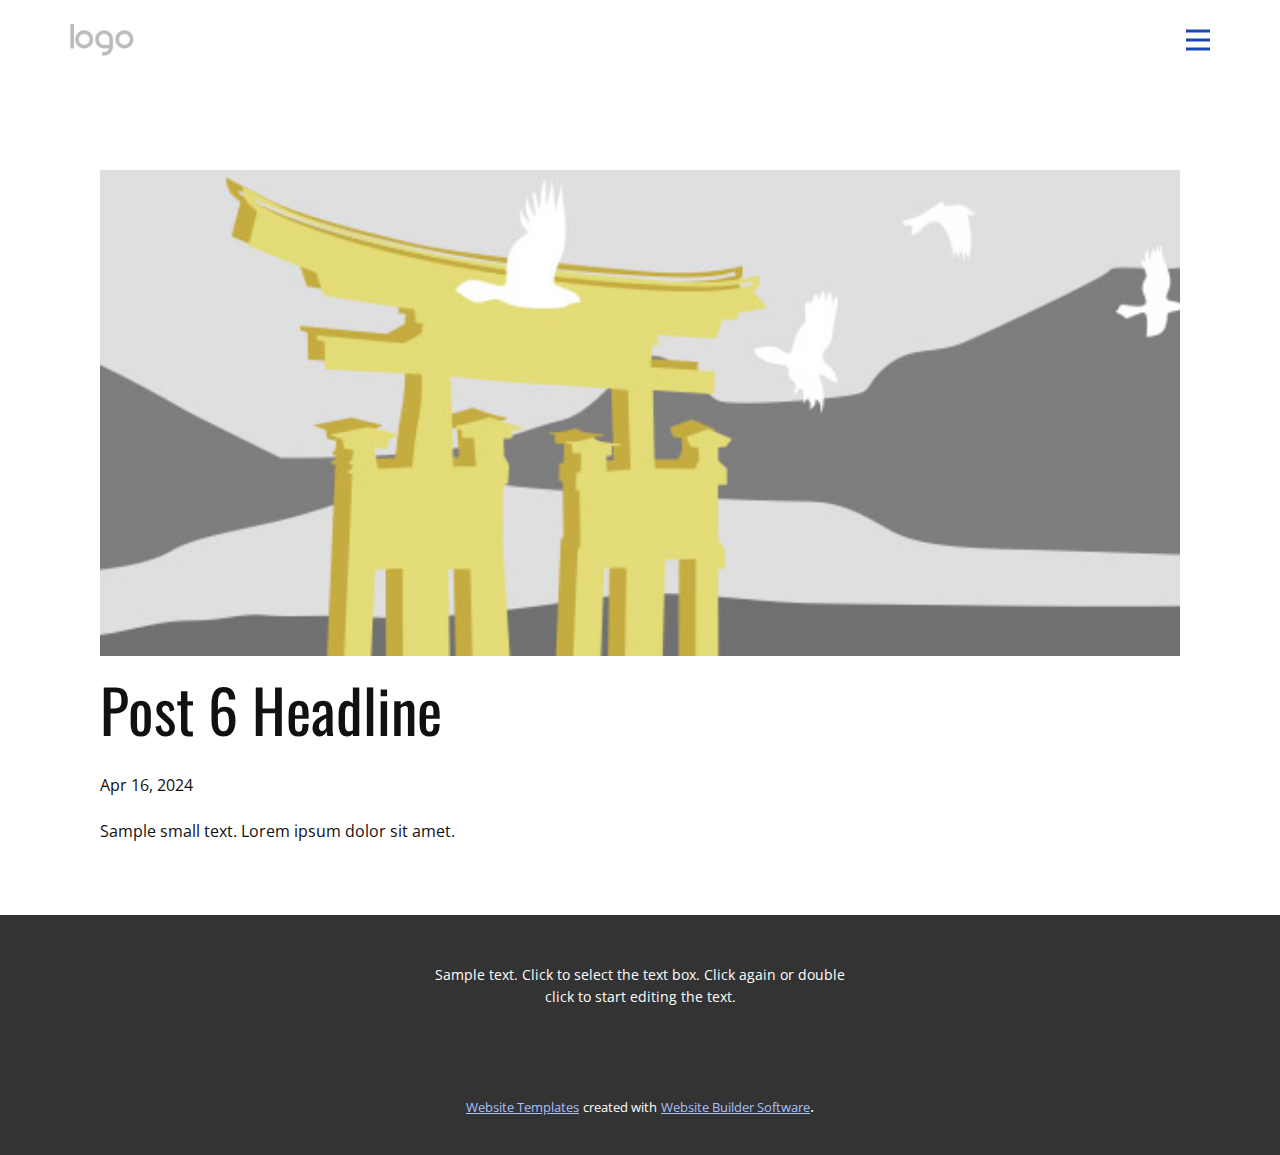
<file: blog/post-5.html>
<!DOCTYPE html>
<html style="font-size: 16px;" lang="en"><head>
    <meta name="viewport" content="width=device-width, initial-scale=1.0">
    <meta charset="utf-8">
    <meta name="keywords" content="Post 1 Headline">
    <meta name="description" content="">
    <title>Post 6 Headline</title>
    <link rel="stylesheet" href="../nicepage.css" media="screen">
<link rel="stylesheet" href="../Post-Template.css" media="screen">
    <script class="u-script" type="text/javascript" src="../jquery.js" defer=""></script>
    <script class="u-script" type="text/javascript" src="../nicepage.js" defer=""></script>
    <meta name="generator" content="Nicepage 6.4.0, nicepage.com">
    <link id="u-theme-google-font" rel="stylesheet" href="https://fonts.googleapis.com/css?family=Oswald:200,300,400,500,600,700|Open+Sans:300,300i,400,400i,500,500i,600,600i,700,700i,800,800i">
    
    
    
    <script type="application/ld+json">{
		"@context": "http://schema.org",
		"@type": "Organization",
		"name": "",
		"logo": "images/default-logo.png"
}</script>
    <meta name="theme-color" content="#1847b8">
  <meta data-intl-tel-input-cdn-path="intlTelInput/"></head>
  <body data-path-to-root="./" data-include-products="false" class="u-body u-xl-mode" data-lang="en"><header class="u-clearfix u-header u-header" id="sec-8ac9"><div class="u-clearfix u-sheet u-valign-middle u-sheet-1">
        <a href="https://nicepage.com" class="u-image u-logo u-image-1">
          <img src="../images/default-logo.png" class="u-logo-image u-logo-image-1">
        </a>
        <nav class="u-menu u-menu-hamburger u-offcanvas u-menu-1" data-responsive-from="XL">
          <div class="menu-collapse" style="font-size: 1rem; letter-spacing: 0px; font-weight: 700; text-transform: uppercase;">
            <a class="u-button-style u-custom-border u-custom-border-color u-custom-borders u-custom-left-right-menu-spacing u-custom-padding-bottom u-custom-text-active-color u-custom-text-color u-custom-text-hover-color u-custom-top-bottom-menu-spacing u-nav-link u-text-active-palette-1-base u-text-hover-palette-2-base u-text-palette-1-base" href="#">
              <svg class="u-svg-link" viewBox="0 0 24 24"><use xmlns:xlink="http://www.w3.org/1999/xlink" xlink:href="#menu-hamburger"></use></svg>
              <svg class="u-svg-content" version="1.1" id="menu-hamburger" viewBox="0 0 16 16" x="0px" y="0px" xmlns:xlink="http://www.w3.org/1999/xlink" xmlns="http://www.w3.org/2000/svg"><g><rect y="1" width="16" height="2"></rect><rect y="7" width="16" height="2"></rect><rect y="13" width="16" height="2"></rect>
</g></svg>
            </a>
          </div>
          <div class="u-nav-container">
            <ul class="u-nav u-spacing-20 u-unstyled u-nav-1"><li class="u-nav-item"><a class="u-button-style u-nav-link u-text-active-palette-1-base u-text-grey-90 u-text-hover-palette-1-base" href="../Home.html" style="padding: 10px;">Home</a>
</li><li class="u-nav-item"><a class="u-button-style u-nav-link u-text-active-palette-1-base u-text-grey-90 u-text-hover-palette-1-base" href="../About.html" style="padding: 10px;">About</a>
</li></ul>
          </div>
          <div class="u-nav-container-collapse">
            <div class="u-black u-container-style u-inner-container-layout u-opacity u-opacity-95 u-sidenav">
              <div class="u-inner-container-layout u-sidenav-overflow">
                <div class="u-menu-close"></div>
                <ul class="u-align-center u-nav u-popupmenu-items u-unstyled u-nav-2"><li class="u-nav-item"><a class="u-button-style u-nav-link" href="../Home.html">Home</a>
</li><li class="u-nav-item"><a class="u-button-style u-nav-link" href="../About.html">About</a>
</li></ul>
              </div>
            </div>
            <div class="u-black u-menu-overlay u-opacity u-opacity-70"></div>
          </div>
        </nav>
      </div></header>
    <section class="u-align-center u-clearfix u-section-1" id="sec-d714">
      <div class="u-clearfix u-sheet u-valign-middle-md u-valign-middle-sm u-valign-middle-xs u-sheet-1"><!--post_details--><!--post_details_options_json--><!--{"source":""}--><!--/post_details_options_json--><!--blog_post-->
        <div class="u-container-style u-expanded-width u-post-details u-post-details-1">
          <div class="u-container-layout u-valign-middle u-container-layout-1"><!--blog_post_image-->
            <img alt="" class="u-blog-control u-expanded-width u-image u-image-default u-image-1" src="../images/8ad73f3c.jpeg"><!--/blog_post_image--><!--blog_post_header-->
            <h2 class="u-blog-control u-text u-text-1">Post 6 Headline</h2><!--/blog_post_header--><!--blog_post_metadata-->
            <div class="u-blog-control u-metadata u-metadata-1"><!--blog_post_metadata_date-->
              <span class="u-meta-date u-meta-icon">Apr 16, 2024</span><!--/blog_post_metadata_date--><!--blog_post_metadata_category-->
              <!--/blog_post_metadata_category--><!--blog_post_metadata_comments-->
              <!--/blog_post_metadata_comments-->
            </div><!--/blog_post_metadata--><!--blog_post_content-->
            <div class="u-align-justify u-blog-control u-post-content u-text u-text-2 fr-view">
  Sample small text. Lorem ipsum dolor sit amet.
  </div><!--/blog_post_content-->
          </div>
        </div><!--/blog_post--><!--/post_details-->
      </div>
    </section>
    
    
    
    <footer class="u-align-center u-clearfix u-footer u-grey-80 u-footer" id="sec-60e0"><div class="u-clearfix u-sheet u-sheet-1">
        <p class="u-small-text u-text u-text-variant u-text-1">Sample text. Click to select the text box. Click again or double click to start editing the text.</p>
      </div></footer>
    <section class="u-backlink u-clearfix u-grey-80">
      <a class="u-link" href="https://nicepage.com/website-templates" target="_blank">
        <span>Website Templates</span>
      </a>
      <p class="u-text">
        <span>created with</span>
      </p>
      <a class="u-link" href="" target="_blank">
        <span>Website Builder Software</span>
      </a>. 
    </section>
  
</body></html>
</file>
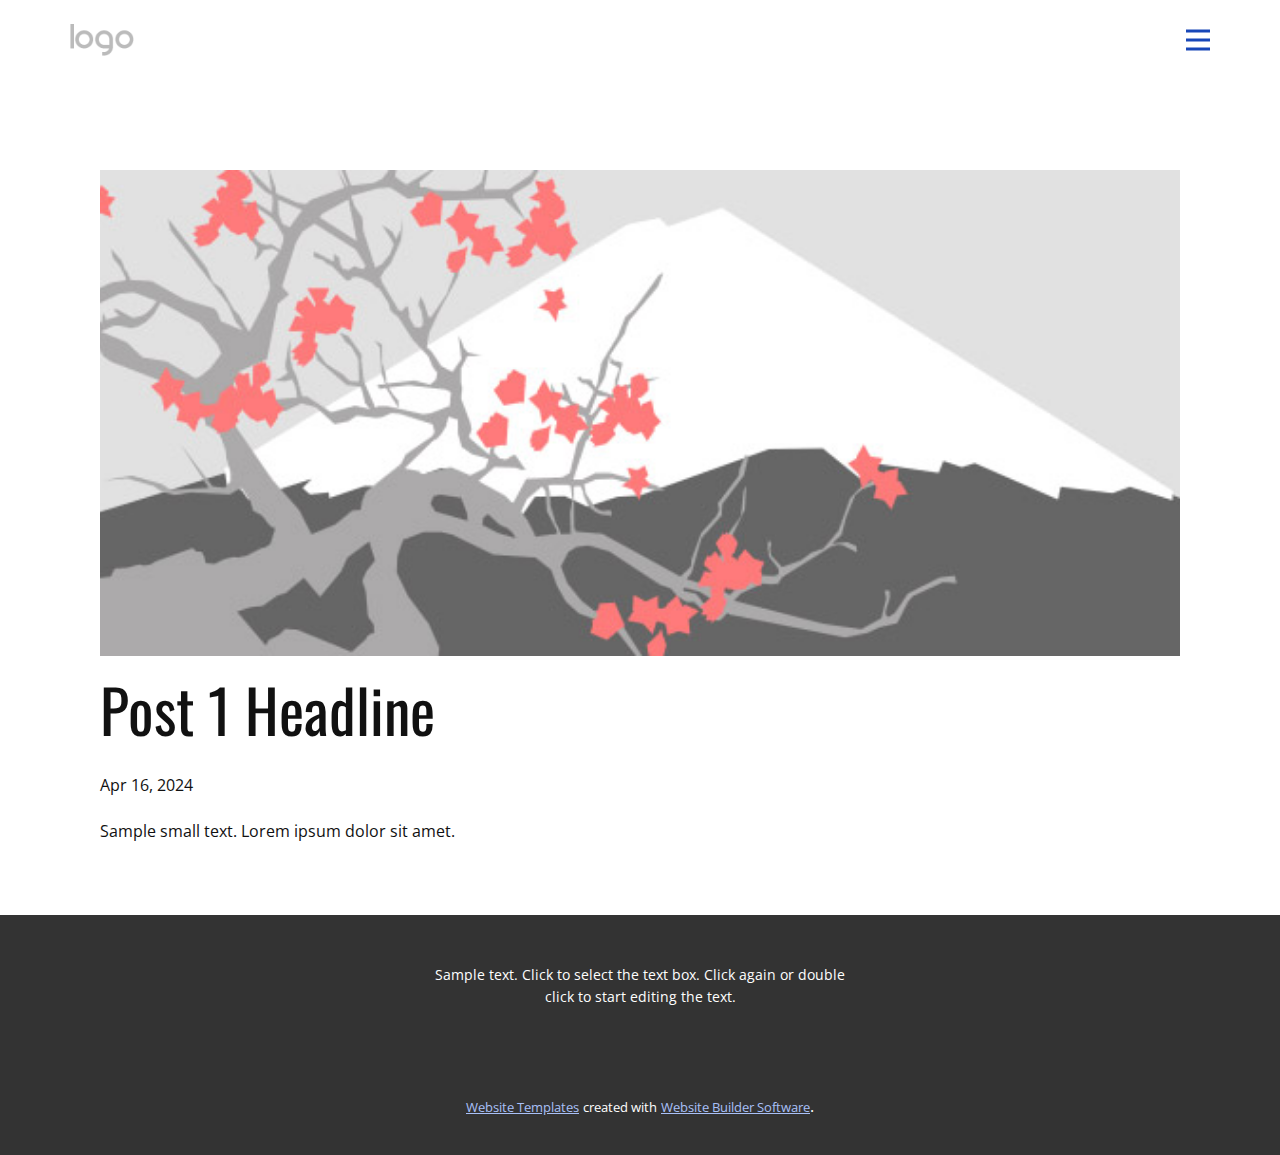
<file: blog/post.html>
<!DOCTYPE html>
<html style="font-size: 16px;" lang="en"><head>
    <meta name="viewport" content="width=device-width, initial-scale=1.0">
    <meta charset="utf-8">
    <meta name="keywords" content="Post 1 Headline">
    <meta name="description" content="">
    <title>Post 1 Headline</title>
    <link rel="stylesheet" href="../nicepage.css" media="screen">
<link rel="stylesheet" href="../Post-Template.css" media="screen">
    <script class="u-script" type="text/javascript" src="../jquery.js" defer=""></script>
    <script class="u-script" type="text/javascript" src="../nicepage.js" defer=""></script>
    <meta name="generator" content="Nicepage 6.4.0, nicepage.com">
    <link id="u-theme-google-font" rel="stylesheet" href="https://fonts.googleapis.com/css?family=Oswald:200,300,400,500,600,700|Open+Sans:300,300i,400,400i,500,500i,600,600i,700,700i,800,800i">
    
    
    
    <script type="application/ld+json">{
		"@context": "http://schema.org",
		"@type": "Organization",
		"name": "",
		"logo": "images/default-logo.png"
}</script>
    <meta name="theme-color" content="#1847b8">
  <meta data-intl-tel-input-cdn-path="intlTelInput/"></head>
  <body data-path-to-root="./" data-include-products="false" class="u-body u-xl-mode" data-lang="en"><header class="u-clearfix u-header u-header" id="sec-8ac9"><div class="u-clearfix u-sheet u-valign-middle u-sheet-1">
        <a href="https://nicepage.com" class="u-image u-logo u-image-1">
          <img src="../images/default-logo.png" class="u-logo-image u-logo-image-1">
        </a>
        <nav class="u-menu u-menu-hamburger u-offcanvas u-menu-1" data-responsive-from="XL">
          <div class="menu-collapse" style="font-size: 1rem; letter-spacing: 0px; font-weight: 700; text-transform: uppercase;">
            <a class="u-button-style u-custom-border u-custom-border-color u-custom-borders u-custom-left-right-menu-spacing u-custom-padding-bottom u-custom-text-active-color u-custom-text-color u-custom-text-hover-color u-custom-top-bottom-menu-spacing u-nav-link u-text-active-palette-1-base u-text-hover-palette-2-base u-text-palette-1-base" href="#">
              <svg class="u-svg-link" viewBox="0 0 24 24"><use xmlns:xlink="http://www.w3.org/1999/xlink" xlink:href="#menu-hamburger"></use></svg>
              <svg class="u-svg-content" version="1.1" id="menu-hamburger" viewBox="0 0 16 16" x="0px" y="0px" xmlns:xlink="http://www.w3.org/1999/xlink" xmlns="http://www.w3.org/2000/svg"><g><rect y="1" width="16" height="2"></rect><rect y="7" width="16" height="2"></rect><rect y="13" width="16" height="2"></rect>
</g></svg>
            </a>
          </div>
          <div class="u-nav-container">
            <ul class="u-nav u-spacing-20 u-unstyled u-nav-1"><li class="u-nav-item"><a class="u-button-style u-nav-link u-text-active-palette-1-base u-text-grey-90 u-text-hover-palette-1-base" href="../Home.html" style="padding: 10px;">Home</a>
</li><li class="u-nav-item"><a class="u-button-style u-nav-link u-text-active-palette-1-base u-text-grey-90 u-text-hover-palette-1-base" href="../About.html" style="padding: 10px;">About</a>
</li></ul>
          </div>
          <div class="u-nav-container-collapse">
            <div class="u-black u-container-style u-inner-container-layout u-opacity u-opacity-95 u-sidenav">
              <div class="u-inner-container-layout u-sidenav-overflow">
                <div class="u-menu-close"></div>
                <ul class="u-align-center u-nav u-popupmenu-items u-unstyled u-nav-2"><li class="u-nav-item"><a class="u-button-style u-nav-link" href="../Home.html">Home</a>
</li><li class="u-nav-item"><a class="u-button-style u-nav-link" href="../About.html">About</a>
</li></ul>
              </div>
            </div>
            <div class="u-black u-menu-overlay u-opacity u-opacity-70"></div>
          </div>
        </nav>
      </div></header>
    <section class="u-align-center u-clearfix u-section-1" id="sec-d714">
      <div class="u-clearfix u-sheet u-valign-middle-md u-valign-middle-sm u-valign-middle-xs u-sheet-1"><!--post_details--><!--post_details_options_json--><!--{"source":""}--><!--/post_details_options_json--><!--blog_post-->
        <div class="u-container-style u-expanded-width u-post-details u-post-details-1">
          <div class="u-container-layout u-valign-middle u-container-layout-1"><!--blog_post_image-->
            <img alt="" class="u-blog-control u-expanded-width u-image u-image-default u-image-1" src="../images/0fd3416c.jpeg"><!--/blog_post_image--><!--blog_post_header-->
            <h2 class="u-blog-control u-text u-text-1">Post 1 Headline</h2><!--/blog_post_header--><!--blog_post_metadata-->
            <div class="u-blog-control u-metadata u-metadata-1"><!--blog_post_metadata_date-->
              <span class="u-meta-date u-meta-icon">Apr 16, 2024</span><!--/blog_post_metadata_date--><!--blog_post_metadata_category-->
              <!--/blog_post_metadata_category--><!--blog_post_metadata_comments-->
              <!--/blog_post_metadata_comments-->
            </div><!--/blog_post_metadata--><!--blog_post_content-->
            <div class="u-align-justify u-blog-control u-post-content u-text u-text-2 fr-view">
  Sample small text. Lorem ipsum dolor sit amet.
  </div><!--/blog_post_content-->
          </div>
        </div><!--/blog_post--><!--/post_details-->
      </div>
    </section>
    
    
    
    <footer class="u-align-center u-clearfix u-footer u-grey-80 u-footer" id="sec-60e0"><div class="u-clearfix u-sheet u-sheet-1">
        <p class="u-small-text u-text u-text-variant u-text-1">Sample text. Click to select the text box. Click again or double click to start editing the text.</p>
      </div></footer>
    <section class="u-backlink u-clearfix u-grey-80">
      <a class="u-link" href="https://nicepage.com/website-templates" target="_blank">
        <span>Website Templates</span>
      </a>
      <p class="u-text">
        <span>created with</span>
      </p>
      <a class="u-link" href="" target="_blank">
        <span>Website Builder Software</span>
      </a>. 
    </section>
  
</body></html>
</file>
